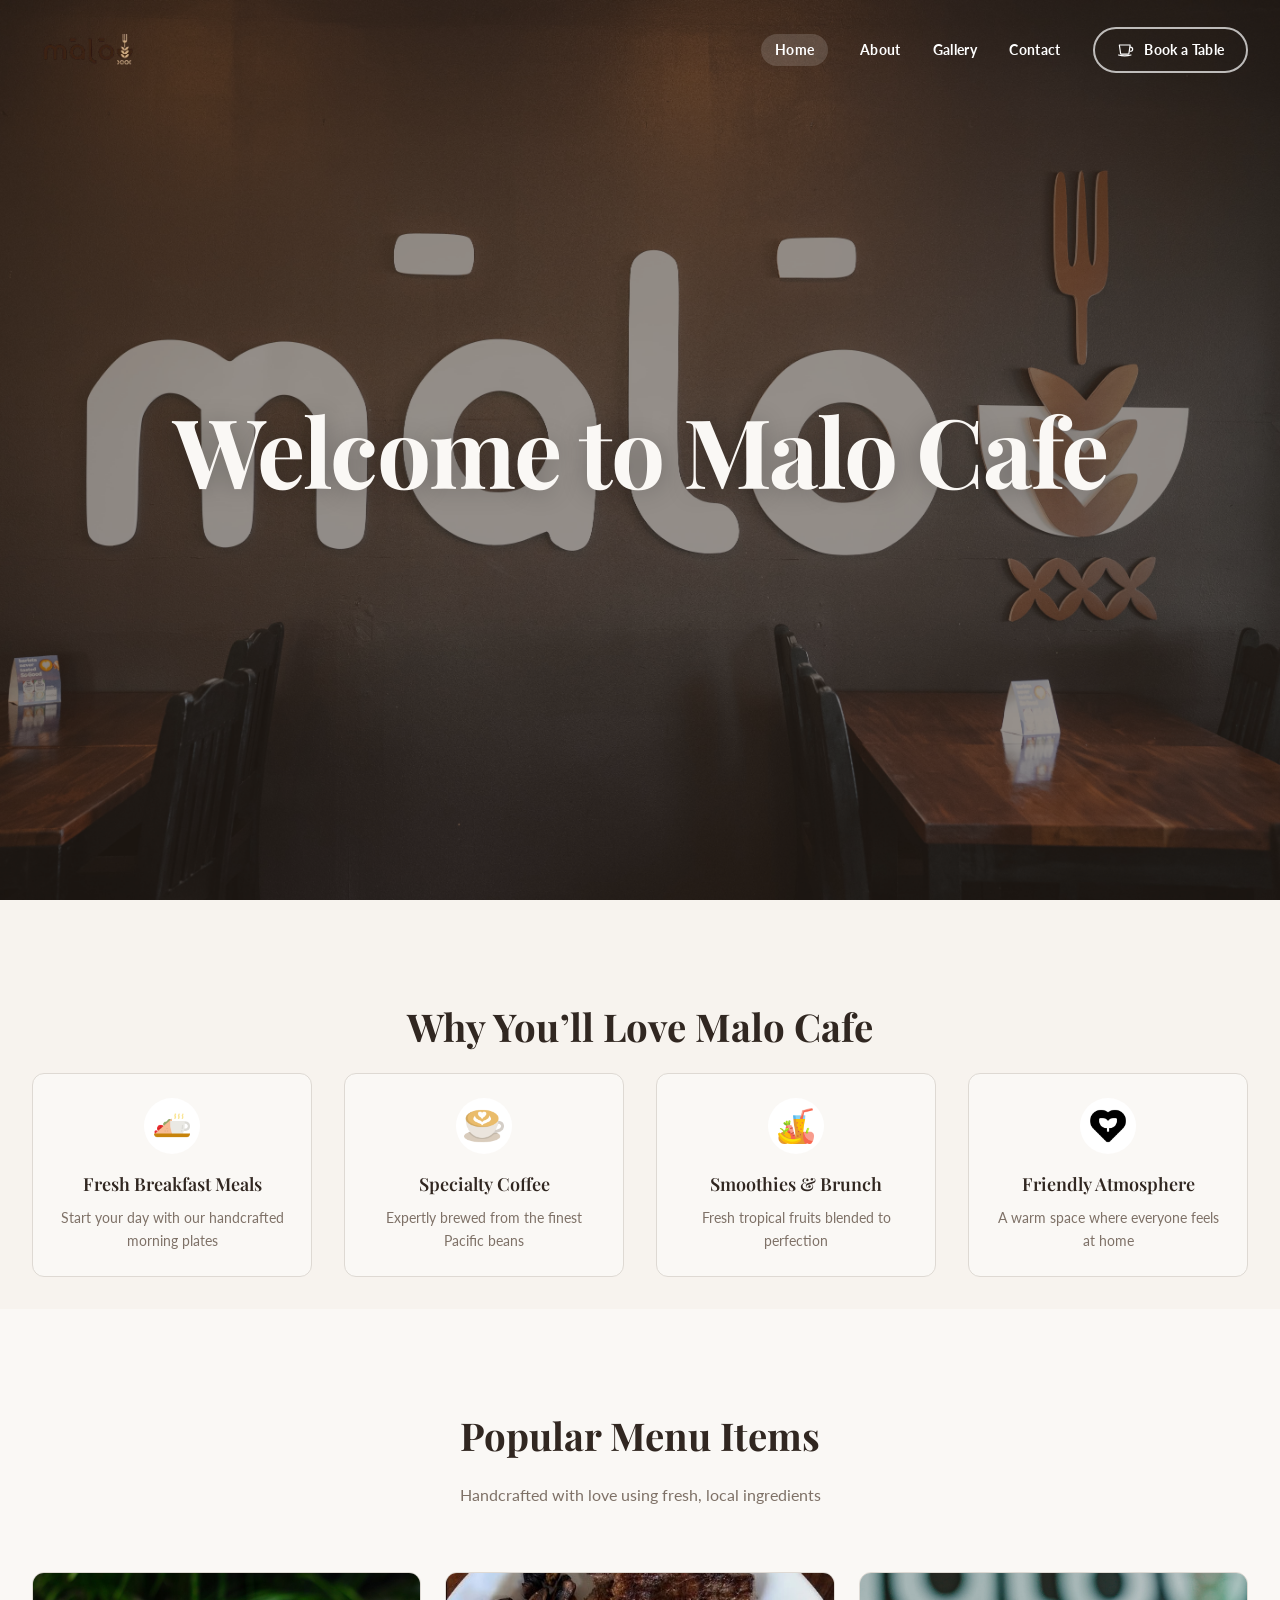
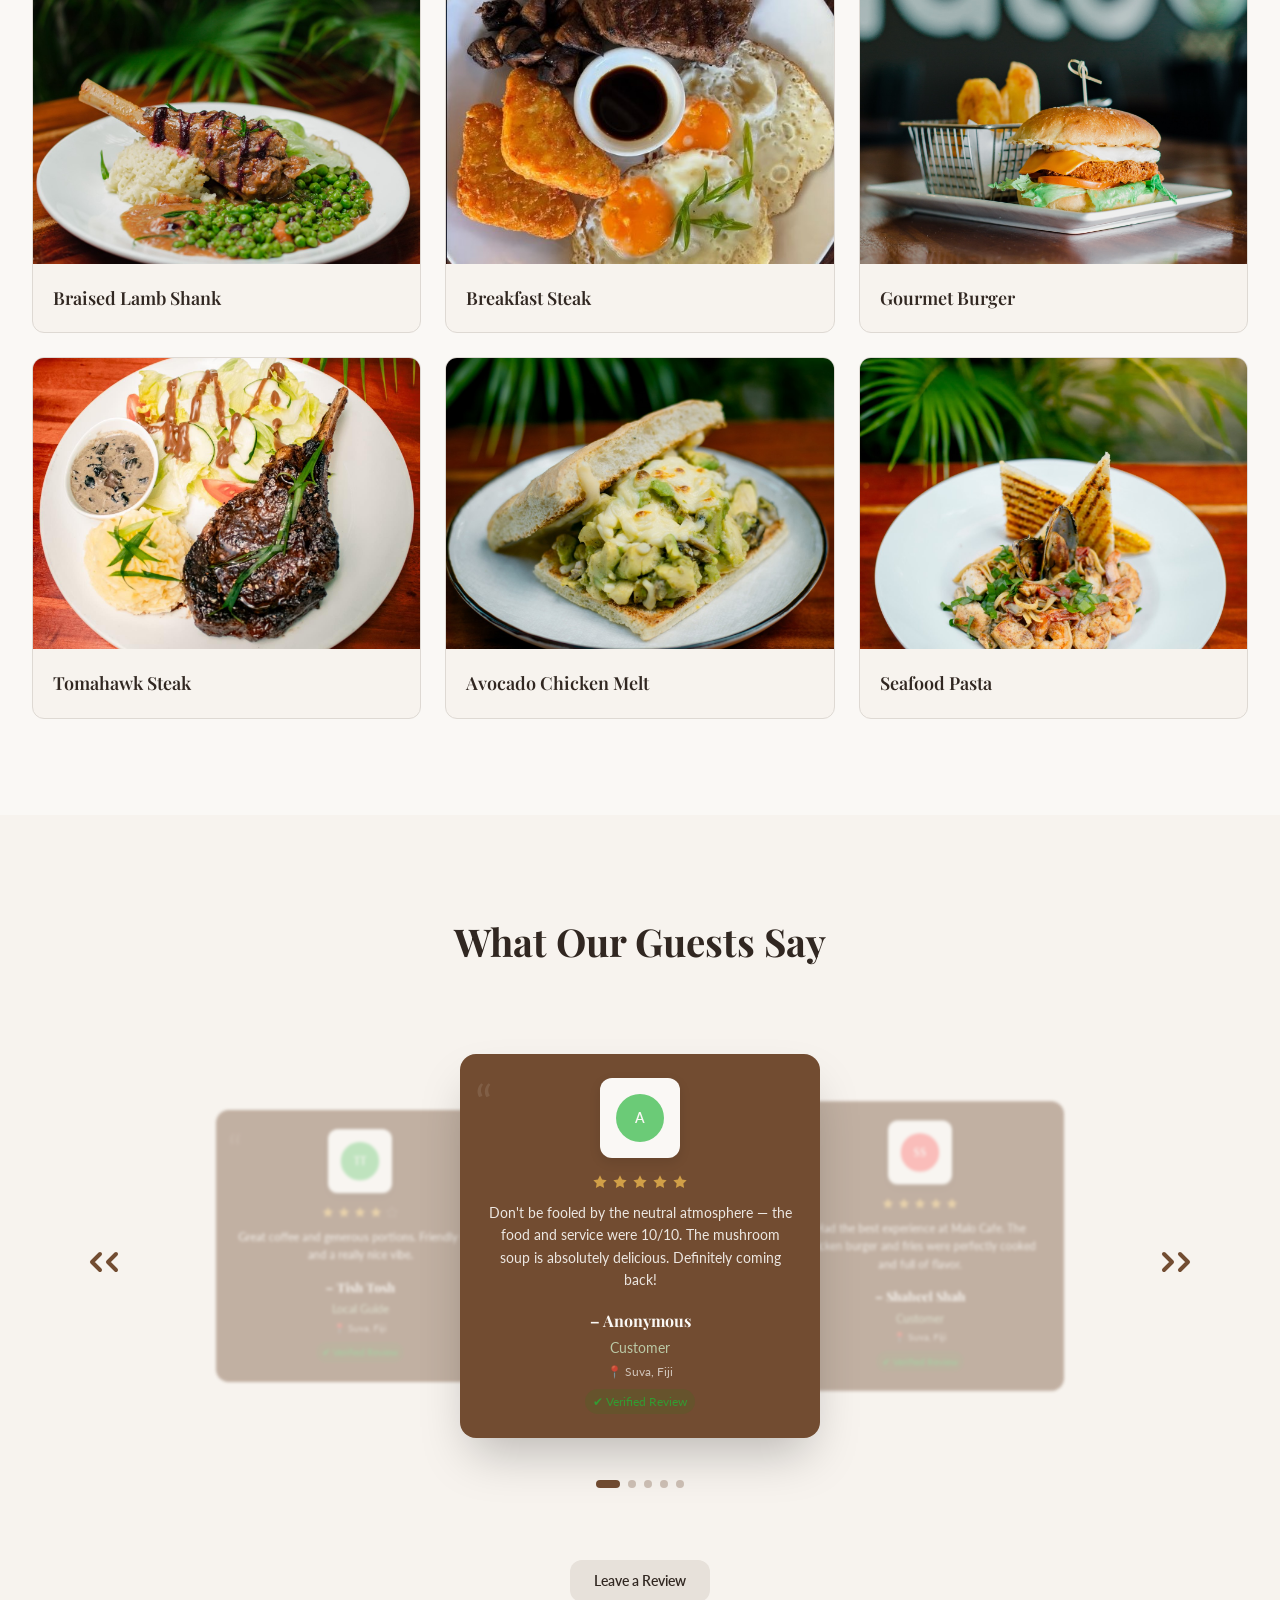
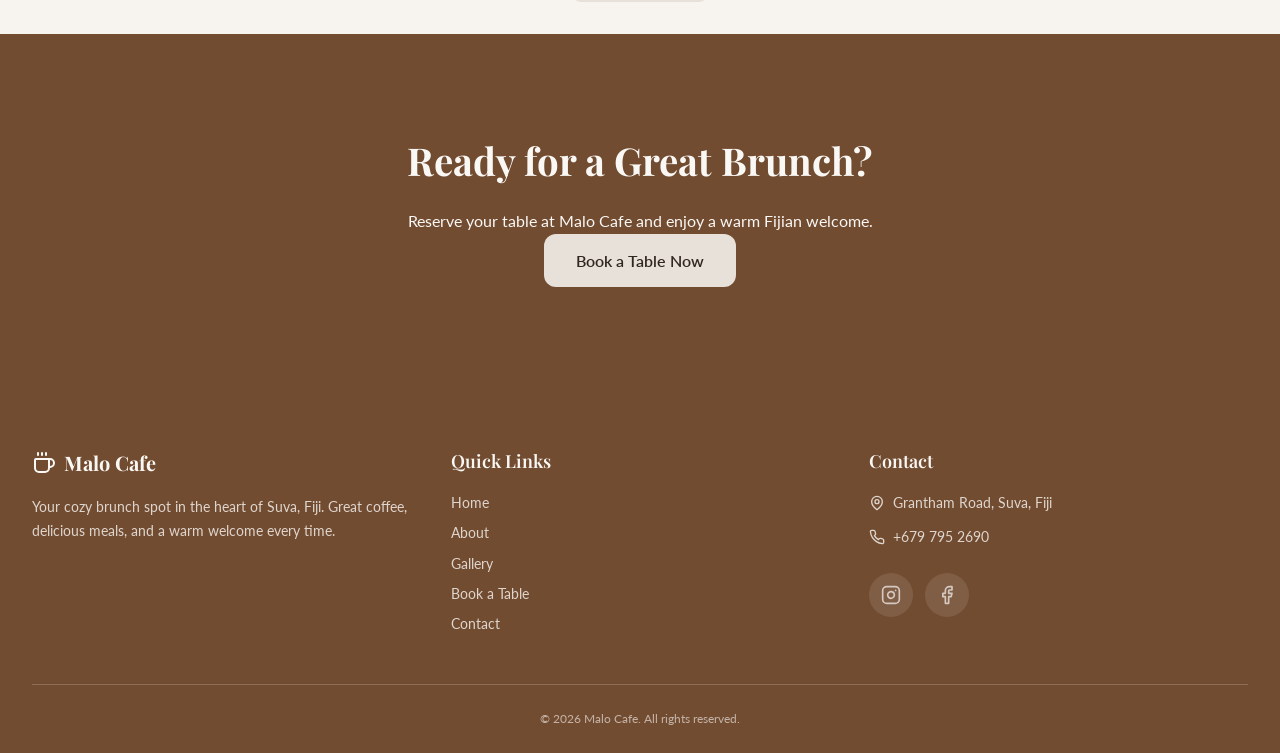
<file: index.html>
<!DOCTYPE html>
<html lang="en">
<head>
  <meta charset="UTF-8">
  <meta name="viewport" content="width=device-width, initial-scale=1.0">

  <title>Malo Cafe – Suva's Favourite Brunch Spot</title>
  <meta name="description" content="Malo Cafe is a relaxed cafe in Suva, Fiji known for great coffee, delicious breakfasts, fresh smoothies, and friendly service.">
  <meta name="theme-color" content="#5b3a22">

  <!-- FIX: Canonical tag — prevents duplicate indexing of / and /index.html -->
  <link rel="canonical" href="https://malocafe.com/">

  <!-- Open Graph — rich previews when shared on social media / messaging -->
  <meta property="og:type"        content="website">
  <meta property="og:url"         content="https://malocafe.com/">
  <meta property="og:title"       content="Malo Cafe – Suva's Favourite Brunch Spot">
  <meta property="og:description" content="Great coffee, delicious breakfasts, fresh smoothies, and a warm welcome in the heart of Suva, Fiji.">
  <meta property="og:image"       content="https://malocafe.com/images/bg_2.jpg">
  <meta property="og:locale"      content="en_FJ">
  <meta name="twitter:card"       content="summary_large_image">

  <!-- Favicons -->
  <link rel="apple-touch-icon" sizes="180x180" href="/apple-touch-icon.png">
  <link rel="icon" type="image/png" sizes="32x32" href="images/favicon_io/favicon-32x32.png">
  <link rel="icon" type="image/png" sizes="16x16" href="images/favicon_io/favicon-16x16.png">
  <link rel="manifest" href="images/favicon_io/site.webmanifest">

  <link rel="stylesheet" href="style.css">
</head>

<body class="home-page">

<!-- ============ PRELOADER ============ -->
<div class="preloader" id="preloader" aria-hidden="true">
  <div class="bg-grain"></div>
  <div class="bg-rings"></div>

  <div class="marquee row1">
    <span>ESPRESSO &middot; LATTE &middot; MOCHA &middot; ESPRESSO &middot; LATTE &middot; MOCHA &middot;</span>
    <span>ESPRESSO &middot; LATTE &middot; MOCHA &middot; ESPRESSO &middot; LATTE &middot; MOCHA &middot;</span>
  </div>
  <div class="marquee row2">
    <span>FRESH ROAST &middot; SLOW BREW &middot; FRESH ROAST &middot; SLOW BREW &middot;</span>
    <span>FRESH ROAST &middot; SLOW BREW &middot; FRESH ROAST &middot; SLOW BREW &middot;</span>
  </div>

  <div class="stage">
    <div class="scene">
      <div class="ring"></div>
      <div class="ring inner"></div>

      <div class="bean b1"></div><div class="bean b2"></div>
      <div class="bean b3"></div><div class="bean b4"></div>
      <div class="bean b5"></div><div class="bean b6"></div>

      <div class="cup">
        <div class="steam"><span></span><span></span><span></span></div>
        <div class="cup-body">
          <div class="pour"></div>
          <div class="liquid">
            <div class="drop d1"></div>
            <div class="drop d2"></div>
            <div class="drop d3"></div>
          </div>
        </div>
        <div class="handle"></div>
        <div class="saucer"></div>
      </div>
    </div>
  </div>

  <div class="word-wrap">
    <!-- FIX: Space between words so screen readers say "MALO CAFE" not "MALOCAFE" -->
    <div class="word" aria-label="MALO CAFE">
      <span>M</span><span>A</span><span>L</span><span>O</span>
      <span>C</span><span>A</span><span>F</span><span>E</span>
    </div>
    <div class="tag">CRAFTED &middot; ROASTED &middot; SERVED</div>
  </div>

  <!-- FIX: aria-hidden — prevents screen readers announcing the ticking % counter -->
  <div class="progress-wrap" aria-hidden="true">
    <span>LOADING</span>
    <div class="bar"><i></i></div>
    <span class="pct" id="pct">0%</span>
  </div>
</div>


<!-- ============ NAVBAR ============ -->
<nav class="navbar" role="navigation" aria-label="Main navigation">
  <div class="container">
    <a href="index.html" class="navbar-brand">
      <img src="images/nav-logo.png" alt="Malo Cafe – Home" class="logo-img">
    </a>
    <div class="nav-links">
      <!-- FIX: All hrefs are root-relative to work from any directory -->
      <a href="index.html">Home</a>
      <a href="about.html">About</a>
      <a href="gallery.html">Gallery</a>
      <a href="contact.html">Contact</a>
      <a href="booking.html" class="btn-book pill-btn">
        <svg class="cup-svg" viewBox="0 0 24 24" xmlns="http://www.w3.org/2000/svg" aria-hidden="true" focusable="false">
          <path class="steam-1" d="M7 4 Q6 2.5 7 1"/>
          <path class="steam-2" d="M10 4 Q9 2.5 10 1"/>
          <path class="steam-3" d="M13 4 Q12 2.5 13 1"/>
          <path d="M4 6 h13 l-1.5 10 a1 1 0 0 1-1 0.9 H6.5 a1 1 0 0 1-1-0.9 Z" stroke="currentColor" stroke-width="1.4" stroke-linejoin="round" fill="none"/>
          <path d="M17 8.5 q3 0 3 2.5 t-3 2.5" stroke="currentColor" stroke-width="1.4" stroke-linecap="round" fill="none"/>
          <path d="M3 18 Q10.5 20 18 18" stroke="currentColor" stroke-width="1.4" stroke-linecap="round" fill="none"/>
        </svg>
        Book a Table
      </a>
    </div>
    <label class="hamburger" aria-label="Toggle mobile menu">
      <input type="checkbox" id="hamburger-check">
      <svg viewBox="0 0 32 32" aria-hidden="true" focusable="false">
        <path class="line line-top-bottom" d="M27 10 13 10C10.8 10 9 8.2 9 6 9 3.5 10.8 2 13 2 15.2 2 17 3.8 17 6L17 26C17 28.2 18.8 30 21 30 23.2 30 25 28.2 25 26 25 23.8 23.2 22 21 22L7 22"></path>
        <path class="line" d="M7 16 27 16"></path>
      </svg>
    </label>
  </div>
  <div class="mobile-menu">
    <a href="index.html">Home</a>
    <a href="about.html">About</a>
    <a href="gallery.html">Gallery</a>
    <a href="contact.html">Contact</a>
    <a href="booking.html" class="btn-book-mobile">Book a Table</a>
  </div>
</nav>


<!-- ============ HERO ============ -->
<section class="hero" aria-label="Welcome to Malo Cafe">
  <div class="hero-bg">
    <picture>
      <!-- Mobile phones (portrait & small landscape) -->
      <source srcset="images/bg-phone.jpg" media="(max-width: 640px)">

      <img
        src="images/bg_2.jpg"
        alt="Inside Malo Cafe — warm, welcoming seating area"
        loading="eager"
        fetchpriority="high"
        width="1920"
        height="1080"
      >
    </picture>
    <div class="hero-overlay" aria-hidden="true"></div>
  </div>
  <div class="container">
    <div class="hero-content animate-in">
      <h1>Welcome to Malo Cafe</h1>
    </div>
  </div>
</section>


<!-- ============ HIGHLIGHTS ============ -->
<section class="section section-card" aria-labelledby="highlights-heading">
  <div class="container">
    <div class="animate-in">
      <h2 class="section-title" id="highlights-heading">Why You&rsquo;ll Love Malo Cafe</h2>
    </div>
    <div class="grid-4 grid-4-spaced">
      <div class="highlight-card animate-in" data-delay="0">
        <div class="highlight-icon">
          <img src="images/icon/breakfast.png" alt="" aria-hidden="true" loading="lazy" width="40" height="40">
        </div>
        <h3>Fresh Breakfast Meals</h3>
        <p>Start your day with our handcrafted morning plates</p>
      </div>
      <div class="highlight-card animate-in" data-delay="0.1">
        <div class="highlight-icon">
          <img src="images/icon/coffee.png" alt="" aria-hidden="true" loading="lazy" width="40" height="40">
        </div>
        <h3>Specialty Coffee</h3>
        <p>Expertly brewed from the finest Pacific beans</p>
      </div>
      <div class="highlight-card animate-in" data-delay="0.2">
        <div class="highlight-icon">
          <img src="images/icon/smoothie.png" alt="" aria-hidden="true" loading="lazy" width="40" height="40">
        </div>
        <h3>Smoothies &amp; Brunch</h3>
        <p>Fresh tropical fruits blended to perfection</p>
      </div>
      <div class="highlight-card animate-in" data-delay="0.3">
        <div class="highlight-icon">
          <img src="images/icon/friendly-atmosphere.png" alt="" aria-hidden="true" loading="lazy" width="40" height="40">
        </div>
        <h3>Friendly Atmosphere</h3>
        <p>A warm space where everyone feels at home</p>
      </div>
    </div>
  </div>
</section>


<!-- ============ POPULAR MENU ============ -->
<section class="section" aria-labelledby="menu-heading">
  <div class="container">
    <div class="animate-in">
      <h2 class="section-title" id="menu-heading">Popular Menu Items</h2>
      <p class="section-subtitle">Handcrafted with love using fresh, local ingredients</p>
    </div>
    <div class="grid-3">
      <div class="menu-card animate-in" data-delay="0">
        <div class="img-wrap">
          <img src="images/braised-lamb-shank.jpg" alt="Braised Lamb Shank" loading="lazy" width="600" height="450">
        </div>
        <div class="info"><h3>Braised Lamb Shank</h3></div>
      </div>
      <div class="menu-card animate-in" data-delay="0.08">
        <div class="img-wrap">
          <!-- NOTE: Filename has a space — encode or rename to breakfast-steak.jpg -->
          <img src="images/Breakfast%20Steak.jpg" alt="Breakfast Steak" loading="lazy" width="600" height="450">
        </div>
        <div class="info"><h3>Breakfast Steak</h3></div>
      </div>
      <div class="menu-card animate-in" data-delay="0.16">
        <div class="img-wrap">
          <img src="images/burger.jpg" alt="Gourmet Burger" loading="lazy" width="600" height="450">
        </div>
        <div class="info"><h3>Gourmet Burger</h3></div>
      </div>
      <div class="menu-card animate-in" data-delay="0.24">
        <div class="img-wrap">
          <!-- NOTE: Filename has a space — encode or rename to tomahawk-steak.jpg -->
          <img src="images/Tomahawk%20steak.jpg" alt="Tomahawk Steak" loading="lazy" width="600" height="450">
        </div>
        <div class="info"><h3>Tomahawk Steak</h3></div>
      </div>
      <div class="menu-card animate-in" data-delay="0.32">
        <div class="img-wrap">
          <!-- NOTE: Filename has a space — encode or rename to avocado-chicken-melt.jpg -->
          <img src="images/avocado%20chicken%20melt.jpg" alt="Avocado Chicken Melt" loading="lazy" width="600" height="450">
        </div>
        <div class="info"><h3>Avocado Chicken Melt</h3></div>
      </div>
      <div class="menu-card animate-in" data-delay="0.4">
        <div class="img-wrap">
          <img src="images/breakfast-spread.jpg" alt="Seafood Pasta" loading="lazy" width="600" height="450">
        </div>
        <div class="info"><h3>Seafood Pasta</h3></div>
      </div>
    </div>
  </div>
</section>


<!-- ============ REVIEWS ============ -->
<section class="section section-card" aria-labelledby="reviews-heading">
  <div class="container">
    <div class="animate-in">
      <h2 class="section-title" id="reviews-heading">What Our Guests Say</h2>
    </div>
    <div class="review-carousel" id="review-carousel" role="region" aria-label="Customer reviews carousel">
      <div class="carousel-track" aria-live="polite" aria-atomic="true">
        <!-- Cards rendered by script.js -->
      </div>
      <button class="carousel-arrow carousel-prev" aria-label="Previous review" type="button">
        <svg xmlns="http://www.w3.org/2000/svg" width="32" height="32" viewBox="0 0 24 24" fill="none" stroke="currentColor" stroke-width="3" stroke-linecap="round" stroke-linejoin="round" aria-hidden="true" focusable="false"><polyline points="15 18 9 12 15 6"/></svg>
        <svg xmlns="http://www.w3.org/2000/svg" width="32" height="32" viewBox="0 0 24 24" fill="none" stroke="currentColor" stroke-width="3" stroke-linecap="round" stroke-linejoin="round" aria-hidden="true" focusable="false" style="margin-left:-16px"><polyline points="15 18 9 12 15 6"/></svg>
      </button>
      <button class="carousel-arrow carousel-next" aria-label="Next review" type="button">
        <svg xmlns="http://www.w3.org/2000/svg" width="32" height="32" viewBox="0 0 24 24" fill="none" stroke="currentColor" stroke-width="3" stroke-linecap="round" stroke-linejoin="round" aria-hidden="true" focusable="false"><polyline points="9 18 15 12 9 6"/></svg>
        <svg xmlns="http://www.w3.org/2000/svg" width="32" height="32" viewBox="0 0 24 24" fill="none" stroke="currentColor" stroke-width="3" stroke-linecap="round" stroke-linejoin="round" aria-hidden="true" focusable="false" style="margin-left:-16px"><polyline points="9 18 15 12 9 6"/></svg>
      </button>
      <div class="carousel-dots" id="carousel-dots" role="tablist" aria-label="Review navigation dots"></div>
    </div>
  </div>
  <a href="review.html" class="btn review">Leave a Review</a>
</section>


<!-- ============ CTA ============ -->
<section class="section section-primary" aria-labelledby="cta-heading">
  <div class="container">
    <div class="animate-in">
      <h2 class="section-title" id="cta-heading">Ready for a Great Brunch?</h2>
      <p class="cta-text">
        Reserve your table at Malo Cafe and enjoy a warm Fijian welcome.
      </p>
      <a href="booking.html" class="btn btn-lg btn-secondary">Book a Table Now</a>
    </div>
  </div>
</section>


<!-- ============ FOOTER ============ -->
<footer class="footer" role="contentinfo">
  <div class="container">
    <div class="footer-grid">
      <div>
        <div class="footer-brand">
          <svg xmlns="http://www.w3.org/2000/svg" width="24" height="24" viewBox="0 0 24 24" fill="none" stroke="currentColor" stroke-width="2" stroke-linecap="round" stroke-linejoin="round" aria-hidden="true" focusable="false"><path d="M10 2v2"/><path d="M14 2v2"/><path d="M16 8a1 1 0 0 1 1 1v8a4 4 0 0 1-4 4H7a4 4 0 0 1-4-4V9a1 1 0 0 1 1-1h14a4 4 0 1 1 0 8h-1"/><path d="M6 2v2"/></svg>
          <span>Malo Cafe</span>
        </div>
        <p>Your cozy brunch spot in the heart of Suva, Fiji. Great coffee, delicious meals, and a warm welcome every time.</p>
      </div>
      <div>
        <h4>Quick Links</h4>
        <nav aria-label="Footer navigation">
          <div class="footer-links">
            <a href="index.html">Home</a>
            <a href="about.html">About</a>
            <a href="gallery.html">Gallery</a>
            <a href="booking.html">Book a Table</a>
            <a href="contact.html">Contact</a>
          </div>
        </nav>
      </div>
      <div>
        <h4>Contact</h4>
        <div class="footer-contact">
          <div class="footer-contact-item">
            <svg xmlns="http://www.w3.org/2000/svg" width="16" height="16" viewBox="0 0 24 24" fill="none" stroke="currentColor" stroke-width="2" stroke-linecap="round" stroke-linejoin="round" aria-hidden="true" focusable="false"><path d="M20 10c0 6-8 12-8 12s-8-6-8-12a8 8 0 0 1 16 0Z"/><circle cx="12" cy="10" r="3"/></svg>
            <span>Grantham Road, Suva, Fiji</span>
          </div>
          <div class="footer-contact-item">
            <svg xmlns="http://www.w3.org/2000/svg" width="16" height="16" viewBox="0 0 24 24" fill="none" stroke="currentColor" stroke-width="2" stroke-linecap="round" stroke-linejoin="round" aria-hidden="true" focusable="false"><path d="M22 16.92v3a2 2 0 0 1-2.18 2 19.79 19.79 0 0 1-8.63-3.07 19.5 19.5 0 0 1-6-6 19.79 19.79 0 0 1-3.07-8.67A2 2 0 0 1 4.11 2h3a2 2 0 0 1 2 1.72c.127.96.361 1.903.7 2.81a2 2 0 0 1-.45 2.11L8.09 9.91a16 16 0 0 0 6 6l1.27-1.27a2 2 0 0 1 2.11-.45c.907.339 1.85.573 2.81.7A2 2 0 0 1 22 16.92Z"/></svg>
            <!-- FIX: Phone number as a callable link on mobile -->
            <a href="tel:+6797952690">+679 795 2690</a>
          </div>
          <div class="footer-social">
            <!-- FIX: rel="noopener noreferrer" on all target="_blank" links -->
            <a
              href="https://www.instagram.com/malocafefiji/"
              class="footer-social-btn social-instagram"
              aria-label="Malo Cafe on Instagram"
              target="_blank"
              rel="noopener noreferrer"
            >
              <div class="footer-social-fill" aria-hidden="true"></div>
              <svg xmlns="http://www.w3.org/2000/svg" width="20" height="20" viewBox="0 0 24 24" fill="none" stroke="currentColor" stroke-width="2" stroke-linecap="round" stroke-linejoin="round" aria-hidden="true" focusable="false"><rect width="20" height="20" x="2" y="2" rx="5" ry="5"/><path d="M16 11.37A4 4 0 1 1 12.63 8 4 4 0 0 1 16 11.37z"/><line x1="17.5" x2="17.51" y1="6.5" y2="6.5"/></svg>
              <span class="footer-social-tooltip" aria-hidden="true">Instagram</span>
            </a>
            <a
              href="https://www.facebook.com/p/Malo-Cafe-Fiji-61567875821662/"
              class="footer-social-btn social-facebook"
              aria-label="Malo Cafe on Facebook"
              target="_blank"
              rel="noopener noreferrer"
            >
              <div class="footer-social-fill" aria-hidden="true"></div>
              <svg xmlns="http://www.w3.org/2000/svg" width="20" height="20" viewBox="0 0 24 24" fill="none" stroke="currentColor" stroke-width="2" stroke-linecap="round" stroke-linejoin="round" aria-hidden="true" focusable="false"><path d="M18 2h-3a5 5 0 0 0-5 5v3H7v4h3v8h4v-8h3l1-4h-4V7a1 1 0 0 1 1-1h3z"/></svg>
              <span class="footer-social-tooltip" aria-hidden="true">Facebook</span>
            </a>
          </div>
        </div>
      </div>
    </div>
    <div class="footer-bottom">
      <p>&copy; 2026 Malo Cafe. All rights reserved.</p>
    </div>
  </div>
</footer>

<script src="script.js"></script>
</body>
</html>
</file>
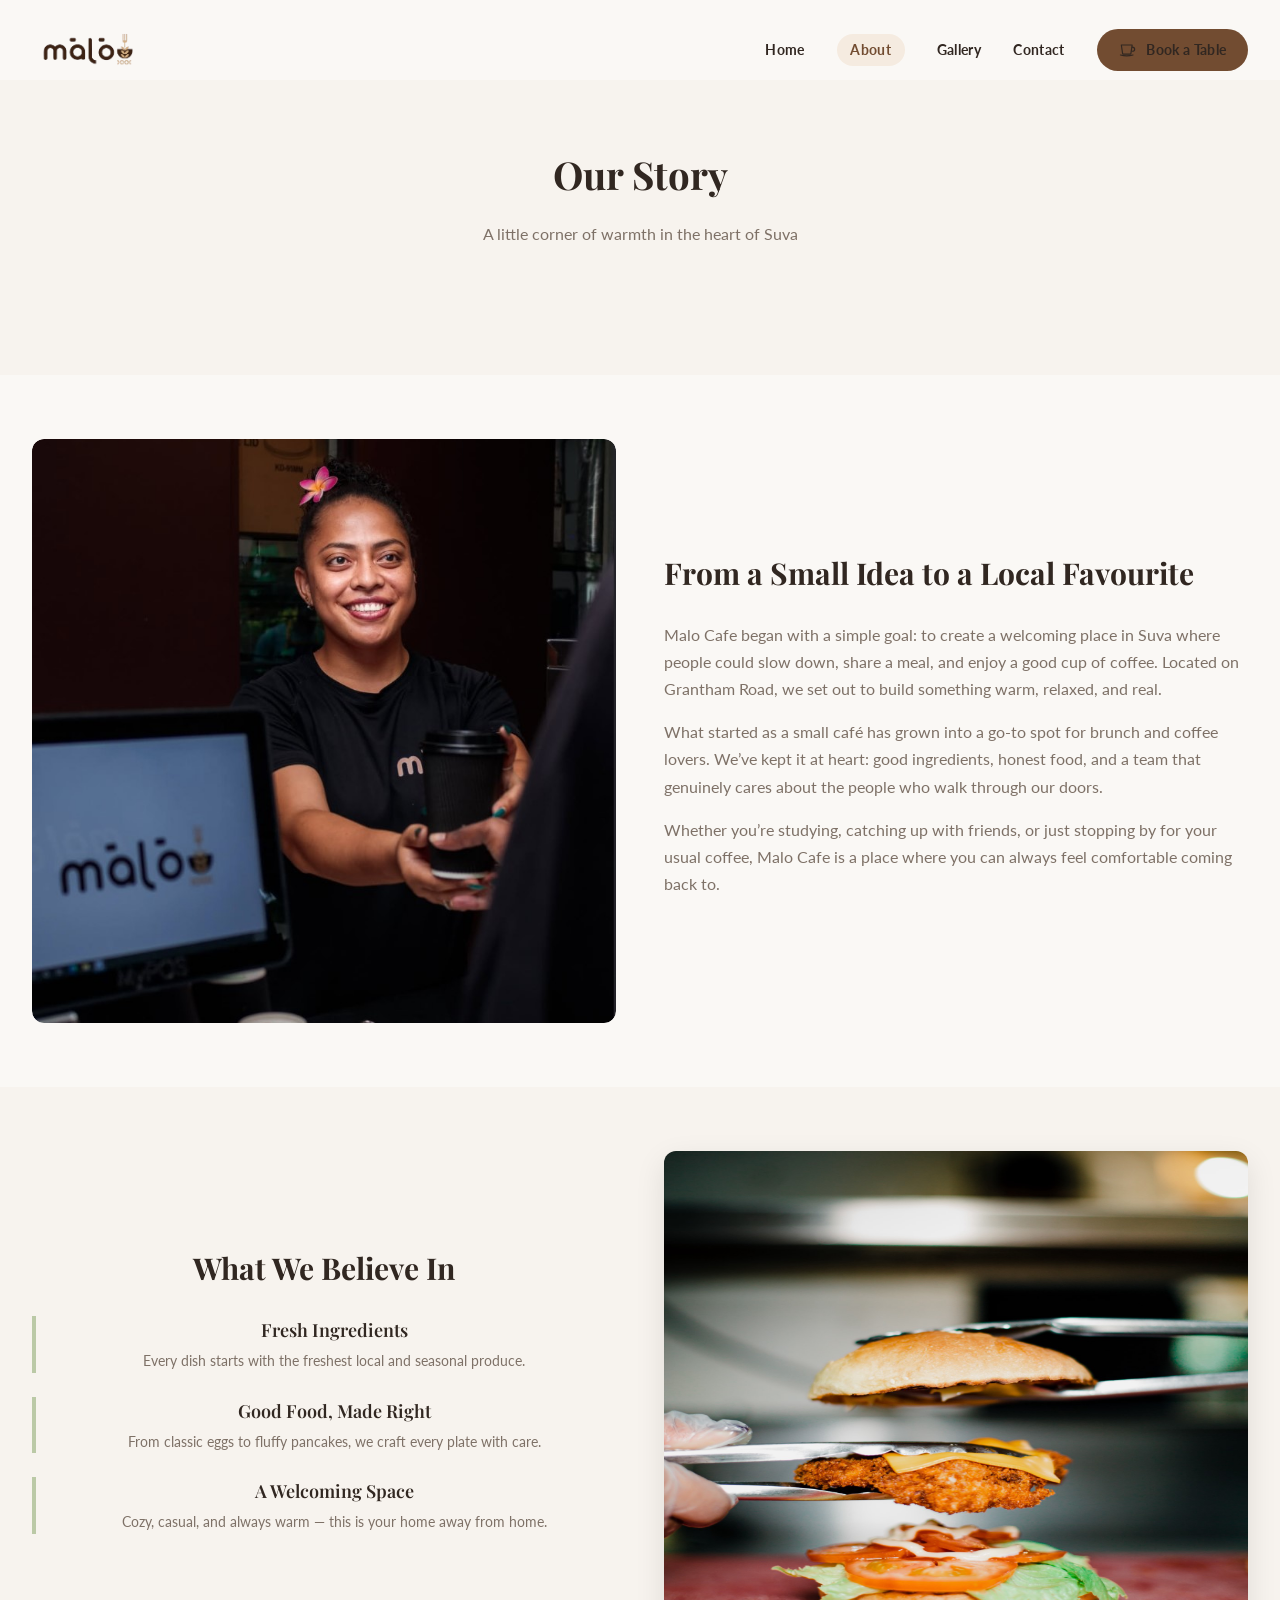
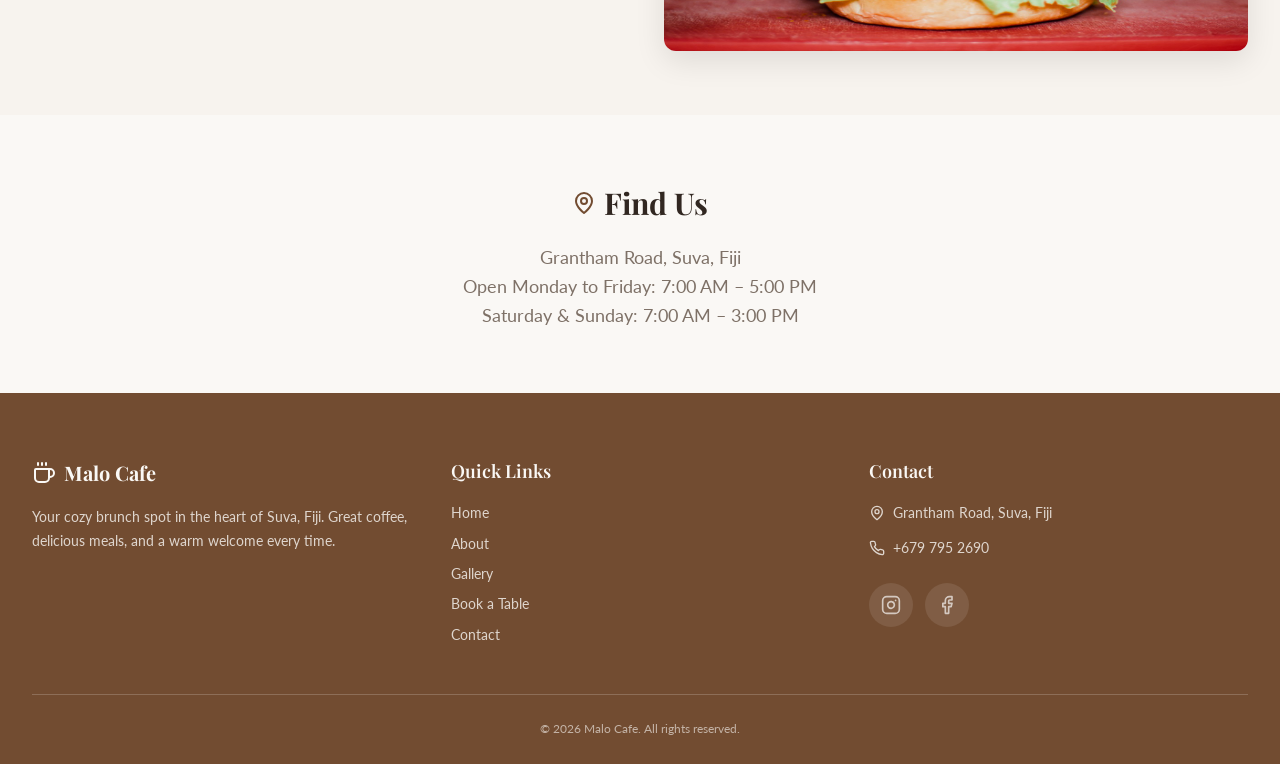
<file: about.html>
<!DOCTYPE html>
<html lang="en">
<head>
  <meta charset="UTF-8">
  <meta name="viewport" content="width=device-width, initial-scale=1.0">
  <title>About – Malo Cafe</title>
  <meta name="description" content="Learn about Malo Cafe's story, values, and location in Suva, Fiji.">
  <meta name="theme-color" content="#5b3a22">

  <link rel="canonical" href="https://malocafe.com/about.html">

  <!-- Open Graph -->
  <meta property="og:type"        content="website">
  <meta property="og:url"         content="https://malocafe.com/about.html">
  <meta property="og:title"       content="About – Malo Cafe">
  <meta property="og:description" content="Learn about Malo Cafe's story, values, and location on Grantham Road, Suva, Fiji.">
  <meta property="og:image"       content="https://malocafe.com/images/cafe-service.jpg">
  <meta name="twitter:card"       content="summary_large_image">

  <!-- Favicons -->
  <link rel="apple-touch-icon" sizes="180x180" href="/apple-touch-icon.png">
  <link rel="icon" type="image/png" sizes="32x32" href="images/favicon_io/favicon-32x32.png">
  <link rel="icon" type="image/png" sizes="16x16" href="images/favicon_io/favicon-16x16.png">
  <link rel="manifest" href="images/favicon_io/site.webmanifest">

  <link rel="stylesheet" href="style.css">
</head>

<body>

  <!-- ============ NAVBAR ============ -->
  <nav class="navbar" role="navigation" aria-label="Main navigation">
    <div class="container">
      <a href="/index.html" class="navbar-brand">
        <img src="images/nav-logo.png" alt="Malo Cafe – Home" class="logo-img">
      </a>
      <div class="nav-links">
        <a href="index.html">Home</a>
        <a href="about.html">About</a>
        <a href="gallery.html">Gallery</a>
        <a href="contact.html">Contact</a>
        <a href="booking.html" class="btn-book pill-btn">
          <svg class="cup-svg" viewBox="0 0 24 24" xmlns="http://www.w3.org/2000/svg" aria-hidden="true" focusable="false">
            <path class="steam-1" d="M7 4 Q6 2.5 7 1"/>
            <path class="steam-2" d="M10 4 Q9 2.5 10 1"/>
            <path class="steam-3" d="M13 4 Q12 2.5 13 1"/>
            <path d="M4 6 h13 l-1.5 10 a1 1 0 0 1-1 0.9 H6.5 a1 1 0 0 1-1-0.9 Z" stroke="currentColor" stroke-width="1.4" stroke-linejoin="round" fill="none"/>
            <path d="M17 8.5 q3 0 3 2.5 t-3 2.5" stroke="currentColor" stroke-width="1.4" stroke-linecap="round" fill="none"/>
            <path d="M3 18 Q10.5 20 18 18" stroke="currentColor" stroke-width="1.4" stroke-linecap="round" fill="none"/>
          </svg>
          Book a Table
        </a>
      </div>
      <label class="hamburger" aria-label="Toggle mobile menu">
        <input type="checkbox" id="hamburger-check">
        <svg viewBox="0 0 32 32" aria-hidden="true" focusable="false">
          <path class="line line-top-bottom" d="M27 10 13 10C10.8 10 9 8.2 9 6 9 3.5 10.8 2 13 2 15.2 2 17 3.8 17 6L17 26C17 28.2 18.8 30 21 30 23.2 30 25 28.2 25 26 25 23.8 23.2 22 21 22L7 22"></path>
          <path class="line" d="M7 16 27 16"></path>
        </svg>
      </label>
    </div>
    <div class="mobile-menu">
      <a href="index.html">Home</a>
      <a href="about.html">About</a>
      <a href="gallery.html">Gallery</a>
      <a href="contact.html">Contact</a>
      <a href="booking.html" class="btn-book-mobile">Book a Table</a>
    </div>
  </nav>


  <!-- ============ PAGE CONTENT ============ -->
  <div class="page-header">

    <!-- Page Title -->
    <section class="section section-card" aria-labelledby="about-heading">
      <div class="container" style="text-align:center;">
        <div class="animate-in">
          <h1 class="section-title" id="about-heading">Our Story</h1>
          <p class="section-subtitle">A little corner of warmth in the heart of Suva</p>
        </div>
      </div>
    </section>

    <!-- Story + Slideshow -->
    <section class="section" aria-labelledby="story-heading">
      <div class="container">
        <div class="about-grid">

          <!-- Slideshow -->
          <div class="animate-in">
            <div class="slideshow" role="img" aria-label="Photos of Malo Cafe — staff, barista, and interior">
              <!--
                FIX: First slide is above the fold — eager + high priority.
                Remaining slides are hidden until JS activates them — lazy load.
                NOTE: customer_interacition-1.jpg has a typo in the filename
                ('interacition' instead of 'interaction'). The file must be
                renamed on the server to fix the resulting 404. Kept as-is here
                to match the actual filename until it is corrected.
              -->
              <img
                class="slide active"
                src="images/cafe-service.jpg"
                alt="Staff serving customers at Malo Cafe"
                loading="eager"
                fetchpriority="high"
                width="600" height="600"
              >
              <img
                class="slide"
                src="images/staff_photo.jpg"
                alt="Malo Cafe team members"
                loading="lazy"
                width="600" height="600"
              >
              <img
                class="slide"
                src="images/barista.jpg"
                alt="Barista preparing coffee"
                loading="lazy"
                width="600" height="600"
              >
              <img
                class="slide"
                src="images/customer_interacition-1.jpg"
                alt="Friendly customer service at Malo Cafe"
                loading="lazy"
                width="600" height="600"
              >
              <img
                class="slide"
                src="images/counter.jpg"
                alt="The Malo Cafe service counter"
                loading="lazy"
                width="600" height="600"
              >
            </div>
          </div>

          <!-- Story text -->
          <div class="animate-in" data-delay="0.2">
            <h2 id="story-heading">From a Small Idea to a Local Favourite</h2>
            <p>Malo Cafe began with a simple goal: to create a welcoming place in Suva where people could slow down, share a meal, and enjoy a good cup of coffee. Located on Grantham Road, we set out to build something warm, relaxed, and real.</p>
            <p>What started as a small caf&eacute; has grown into a go-to spot for brunch and coffee lovers. We&rsquo;ve kept it at heart: good ingredients, honest food, and a team that genuinely cares about the people who walk through our doors.</p>
            <p>Whether you&rsquo;re studying, catching up with friends, or just stopping by for your usual coffee, Malo Cafe is a place where you can always feel comfortable coming back to.</p>
          </div>

        </div>
      </div>
    </section>

    <!-- Values -->
    <section class="section section-card" aria-labelledby="values-heading">
      <div class="container">
        <div class="about-grid">

          <div class="animate-in">
            <h2 id="values-heading">What We Believe In</h2>
            <div class="value-item">
              <h3>Fresh Ingredients</h3>
              <p>Every dish starts with the freshest local and seasonal produce.</p>
            </div>
            <div class="value-item">
              <h3>Good Food, Made Right</h3>
              <p>From classic eggs to fluffy pancakes, we craft every plate with care.</p>
            </div>
            <div class="value-item">
              <h3>A Welcoming Space</h3>
              <p>Cozy, casual, and always warm &mdash; this is your home away from home.</p>
            </div>
          </div>

          <div class="animate-in" data-delay="0.2">
            <!--
              FIX: Filename has a space — percent-encoded for reliability.
              Ideally rename to fresh-veggies-burger.jpg on the server.
            -->
            <img
              src="images/fresh%20veggies%20burger.jpg"
              alt="A fresh veggie burger from Malo Cafe"
              loading="lazy"
              width="600" height="500"
            >
          </div>

        </div>
      </div>
    </section>

    <!-- Find Us -->
    <section class="section" aria-labelledby="findus-heading">
      <div class="container">
        <div class="find-us animate-in">
          <div class="icon-title">
            <svg xmlns="http://www.w3.org/2000/svg" width="24" height="24" viewBox="0 0 24 24" fill="none" stroke="currentColor" stroke-width="2" stroke-linecap="round" stroke-linejoin="round" aria-hidden="true" focusable="false">
              <path d="M20 10c0 6-8 12-8 12s-8-6-8-12a8 8 0 0 1 16 0Z"/>
              <circle cx="12" cy="10" r="3"/>
            </svg>
            <h2 id="findus-heading">Find Us</h2>
          </div>
          <p>Grantham Road, Suva, Fiji</p>
          <!-- FIX: Raw & replaced with &amp; — valid HTML -->
          <p>
            Open Monday to Friday: 7:00 AM &ndash; 5:00 PM<br>
            Saturday &amp; Sunday: 7:00 AM &ndash; 3:00 PM
          </p>
        </div>
      </div>
    </section>

  </div><!-- /.page-header -->


  <!-- ============ FOOTER ============ -->
  <footer class="footer" role="contentinfo">
    <div class="container">
      <div class="footer-grid">

        <div>
          <div class="footer-brand">
            <svg xmlns="http://www.w3.org/2000/svg" width="24" height="24" viewBox="0 0 24 24" fill="none" stroke="currentColor" stroke-width="2" stroke-linecap="round" stroke-linejoin="round" aria-hidden="true" focusable="false"><path d="M10 2v2"/><path d="M14 2v2"/><path d="M16 8a1 1 0 0 1 1 1v8a4 4 0 0 1-4 4H7a4 4 0 0 1-4-4V9a1 1 0 0 1 1-1h14a4 4 0 1 1 0 8h-1"/><path d="M6 2v2"/></svg>
            <span>Malo Cafe</span>
          </div>
          <p>Your cozy brunch spot in the heart of Suva, Fiji. Great coffee, delicious meals, and a warm welcome every time.</p>
        </div>

        <div>
          <h4>Quick Links</h4>
          <nav aria-label="Footer navigation">
            <div class="footer-links">
              <a href="index.html">Home</a>
              <a href="about.html">About</a>
              <a href="gallery.html">Gallery</a>
              <a href="booking.html">Book a Table</a>
              <a href="contact.html">Contact</a>
            </div>
          </nav>
        </div>

        <div>
          <h4>Contact</h4>
          <div class="footer-contact">
            <div class="footer-contact-item">
              <svg xmlns="http://www.w3.org/2000/svg" width="16" height="16" viewBox="0 0 24 24" fill="none" stroke="currentColor" stroke-width="2" stroke-linecap="round" stroke-linejoin="round" aria-hidden="true" focusable="false"><path d="M20 10c0 6-8 12-8 12s-8-6-8-12a8 8 0 0 1 16 0Z"/><circle cx="12" cy="10" r="3"/></svg>
              <span>Grantham Road, Suva, Fiji</span>
            </div>
            <div class="footer-contact-item">
              <svg xmlns="http://www.w3.org/2000/svg" width="16" height="16" viewBox="0 0 24 24" fill="none" stroke="currentColor" stroke-width="2" stroke-linecap="round" stroke-linejoin="round" aria-hidden="true" focusable="false"><path d="M22 16.92v3a2 2 0 0 1-2.18 2 19.79 19.79 0 0 1-8.63-3.07 19.5 19.5 0 0 1-6-6 19.79 19.79 0 0 1-3.07-8.67A2 2 0 0 1 4.11 2h3a2 2 0 0 1 2 1.72c.127.96.361 1.903.7 2.81a2 2 0 0 1-.45 2.11L8.09 9.91a16 16 0 0 0 6 6l1.27-1.27a2 2 0 0 1 2.11-.45c.907.339 1.85.573 2.81.7A2 2 0 0 1 22 16.92Z"/></svg>
              <!-- FIX: Callable tel link for mobile users -->
              <a href="tel:+6797952690">+679 795 2690</a>
            </div>
            <div class="footer-social">
              <!-- FIX: rel="noopener noreferrer" on all target="_blank" links -->
              <a
                href="https://www.instagram.com/malocafefiji/"
                class="footer-social-btn social-instagram"
                aria-label="Malo Cafe on Instagram"
                target="_blank"
                rel="noopener noreferrer"
              >
                <div class="footer-social-fill" aria-hidden="true"></div>
                <svg xmlns="http://www.w3.org/2000/svg" width="20" height="20" viewBox="0 0 24 24" fill="none" stroke="currentColor" stroke-width="2" stroke-linecap="round" stroke-linejoin="round" aria-hidden="true" focusable="false"><rect width="20" height="20" x="2" y="2" rx="5" ry="5"/><path d="M16 11.37A4 4 0 1 1 12.63 8 4 4 0 0 1 16 11.37z"/><line x1="17.5" x2="17.51" y1="6.5" y2="6.5"/></svg>
                <span class="footer-social-tooltip" aria-hidden="true">Instagram</span>
              </a>
              <a
                href="https://www.facebook.com/p/Malo-Cafe-Fiji-61567875821662/"
                class="footer-social-btn social-facebook"
                aria-label="Malo Cafe on Facebook"
                target="_blank"
                rel="noopener noreferrer"
              >
                <div class="footer-social-fill" aria-hidden="true"></div>
                <svg xmlns="http://www.w3.org/2000/svg" width="20" height="20" viewBox="0 0 24 24" fill="none" stroke="currentColor" stroke-width="2" stroke-linecap="round" stroke-linejoin="round" aria-hidden="true" focusable="false"><path d="M18 2h-3a5 5 0 0 0-5 5v3H7v4h3v8h4v-8h3l1-4h-4V7a1 1 0 0 1 1-1h3z"/></svg>
                <span class="footer-social-tooltip" aria-hidden="true">Facebook</span>
              </a>
            </div>
          </div>
        </div>

      </div>
      <div class="footer-bottom">
        <p>&copy; 2026 Malo Cafe. All rights reserved.</p>
      </div>
    </div>
  </footer>

  <script src="script.js"></script>
</body>
</html>
</file>
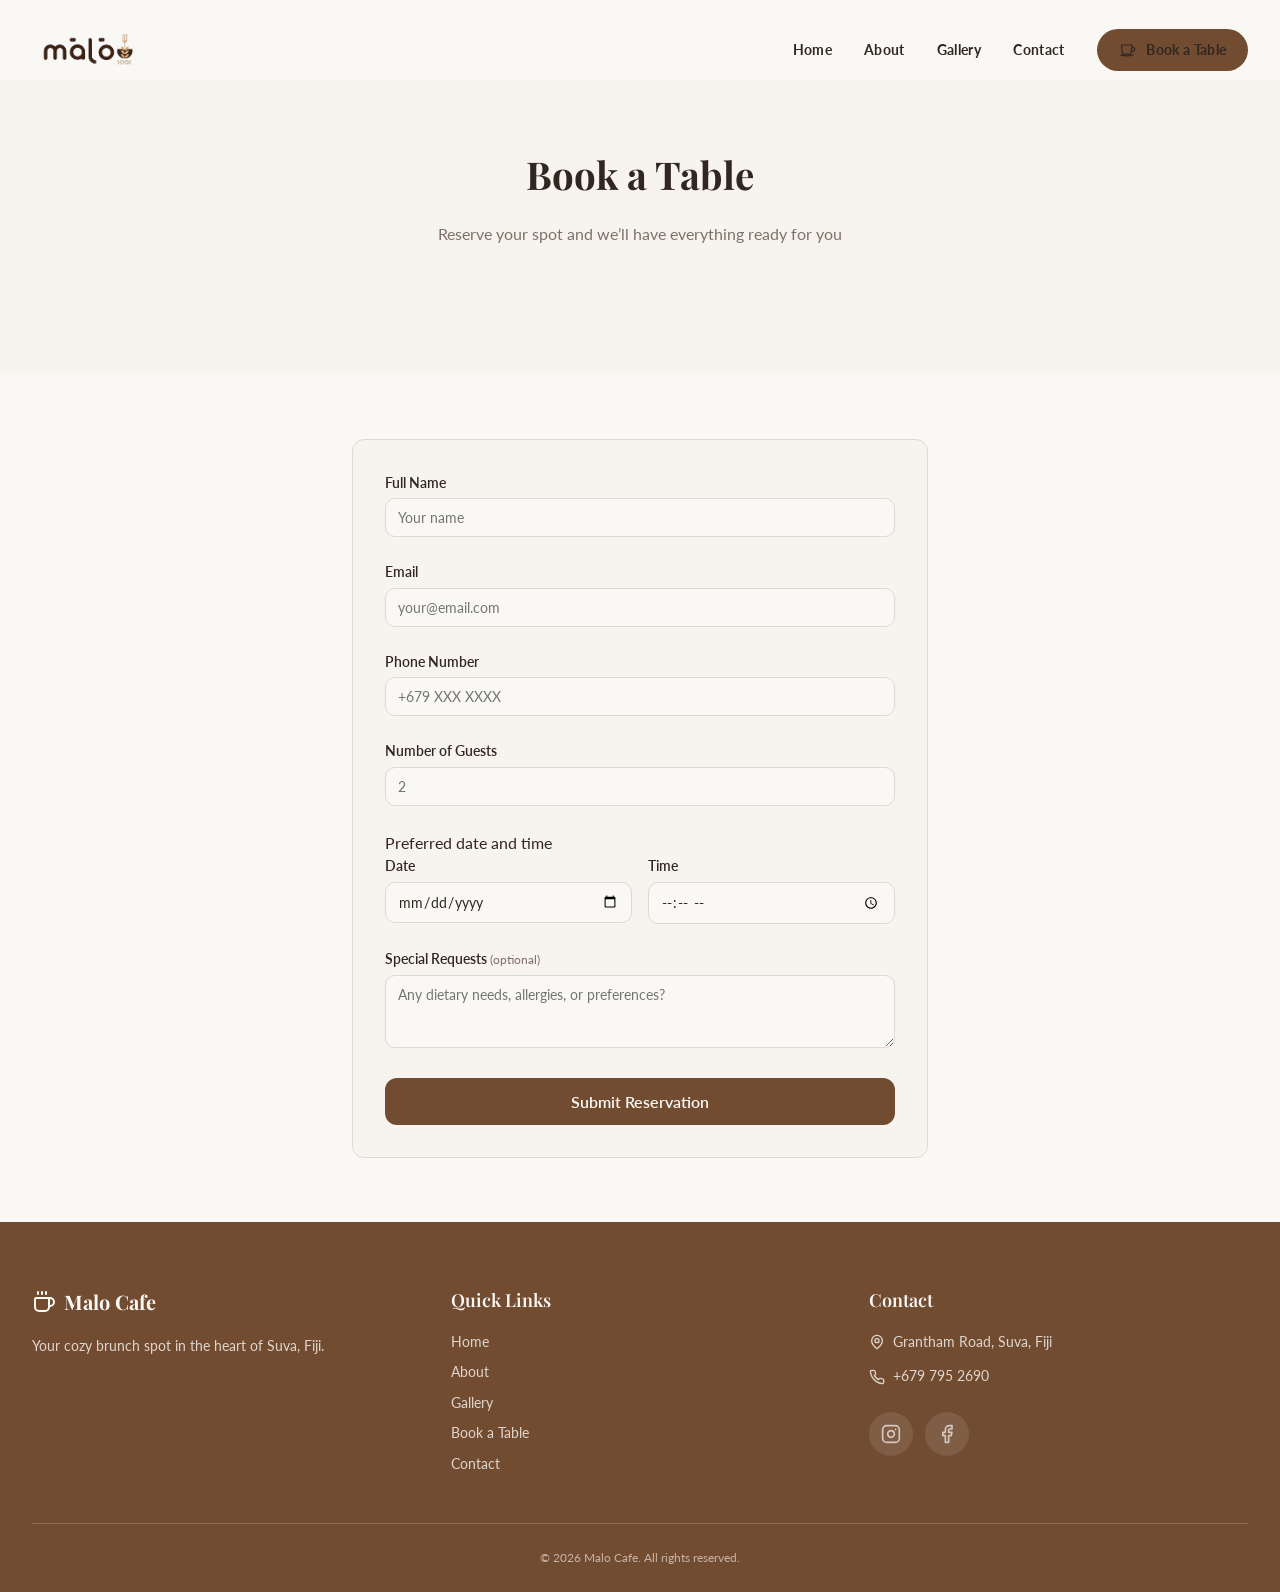
<file: booking.html>
<!DOCTYPE html>
<html lang="en">
<head>
  <meta charset="UTF-8">
  <meta name="viewport" content="width=device-width, initial-scale=1.0">
  <title>Book a Table – Malo Cafe</title>
  <meta name="description" content="Reserve your table at Malo Cafe in Suva, Fiji. Book online for a great brunch experience.">
  <meta name="theme-color" content="#5b3a22">

  <link rel="canonical" href="https://malocafe.com/booking.html">

  <!-- Open Graph -->
  <meta property="og:type"        content="website">
  <meta property="og:url"         content="https://malocafe.com/booking.html">
  <meta property="og:title"       content="Book a Table – Malo Cafe">
  <meta property="og:description" content="Reserve your table at Malo Cafe in Suva, Fiji. Book online for a great brunch experience.">
  <meta property="og:image"       content="https://malocafe.com/images/nav-logo.png">
  <meta name="twitter:card"       content="summary_large_image">

  <!-- Favicons -->
  <link rel="apple-touch-icon" sizes="180x180" href="/apple-touch-icon.png">
  <link rel="icon" type="image/png" sizes="32x32" href="images/favicon_io/favicon-32x32.png">
  <link rel="icon" type="image/png" sizes="16x16" href="images/favicon_io/favicon-16x16.png">
  <link rel="manifest" href="images/favicon_io/site.webmanifest">

  <link rel="stylesheet" href="style.css">
</head>
<body>

  <!-- ============ NAVBAR ============ -->
  <nav class="navbar" role="navigation" aria-label="Main navigation">
    <div class="container">
      <a href="/index.html" class="navbar-brand">
        <img src="images/nav-logo.png" alt="Malo Cafe – Home" class="logo-img">
      </a>
      <div class="nav-links">
        <a href="index.html">Home</a>
        <a href="about.html">About</a>
        <a href="gallery.html">Gallery</a>
        <a href="contact.html">Contact</a>
        <a href="booking.html" class="btn-book pill-btn">
          <svg class="cup-svg" viewBox="0 0 24 24" xmlns="http://www.w3.org/2000/svg" aria-hidden="true" focusable="false">
            <path class="steam-1" d="M7 4 Q6 2.5 7 1"/>
            <path class="steam-2" d="M10 4 Q9 2.5 10 1"/>
            <path class="steam-3" d="M13 4 Q12 2.5 13 1"/>
            <path d="M4 6 h13 l-1.5 10 a1 1 0 0 1-1 0.9 H6.5 a1 1 0 0 1-1-0.9 Z" stroke="currentColor" stroke-width="1.4" stroke-linejoin="round" fill="none"/>
            <path d="M17 8.5 q3 0 3 2.5 t-3 2.5" stroke="currentColor" stroke-width="1.4" stroke-linecap="round" fill="none"/>
            <path d="M3 18 Q10.5 20 18 18" stroke="currentColor" stroke-width="1.4" stroke-linecap="round" fill="none"/>
          </svg>
          Book a Table
        </a>
      </div>
      <label class="hamburger" aria-label="Toggle mobile menu">
        <input type="checkbox" id="hamburger-check">
        <svg viewBox="0 0 32 32" aria-hidden="true" focusable="false">
          <path class="line line-top-bottom" d="M27 10 13 10C10.8 10 9 8.2 9 6 9 3.5 10.8 2 13 2 15.2 2 17 3.8 17 6L17 26C17 28.2 18.8 30 21 30 23.2 30 25 28.2 25 26 25 23.8 23.2 22 21 22L7 22"></path>
          <path class="line" d="M7 16 27 16"></path>
        </svg>
      </label>
    </div>
    <div class="mobile-menu">
      <a href="index.html">Home</a>
      <a href="about.html">About</a>
      <a href="gallery.html">Gallery</a>
      <a href="contact.html">Contact</a>
      <a href="booking.html" class="btn-book-mobile">Book a Table</a>
    </div>
  </nav>


  <!-- ============ PAGE CONTENT ============ -->
  <div class="page-header">

    <!-- Page Title -->
    <section class="section section-card" aria-labelledby="booking-heading">
      <div class="container" style="text-align:center;">
        <div class="animate-in">
          <h1 class="section-title" id="booking-heading">Book a Table</h1>
          <p class="section-subtitle">Reserve your spot and we&rsquo;ll have everything ready for you</p>
        </div>
      </div>
    </section>

    <section class="section">
      <div class="container">

        <div id="success-screen" class="booking-success-wrap" style="display:none;" role="alert" aria-live="assertive">
          <div class="success-screen animate-in">
            <svg
              class="success-icon"
              xmlns="http://www.w3.org/2000/svg"
              viewBox="0 0 24 24"
              fill="none"
              stroke="currentColor"
              stroke-width="2"
              stroke-linecap="round"
              stroke-linejoin="round"
              aria-hidden="true"
              focusable="false"
            >
              <path d="M22 11.08V12a10 10 0 1 1-5.93-9.14"/>
              <polyline points="22 4 12 14.01 9 11.01"/>
            </svg>
            <h2>Table Request Received!</h2>
            <p>Your table request has been received. Malo Cafe will confirm shortly via phone or email.</p>
          
            <button class="btn booking-again-btn" id="book-again" type="button">
              Book Another Table
            </button>
          </div>
        </div>

        <input
          type="text"
          id="botcheck"
          name="botcheck"
          aria-hidden="true"
          tabindex="-1"
          autocomplete="off"
          style="position:absolute;left:-9999px;width:1px;height:1px;opacity:0;overflow:hidden;"
        >

        <!-- ── Booking Form ── -->
        <div id="booking-container">
          <div class="animate-in">

            <form id="booking-form" class="form-wrap" novalidate>

              <div class="form-group">
                <label for="name">Full Name</label>
                <!-- FIX: autocomplete helps browsers/password managers assist users -->
                <input
                  type="text"
                  id="name"
                  name="name"
                  required
                  placeholder="Your name"
                  autocomplete="name"
                >
              </div>

              <div class="form-group">
                <label for="email">Email</label>
                <input
                  type="email"
                  id="email"
                  name="email"
                  required
                  placeholder="your@email.com"
                  autocomplete="email"
                >
              </div>

              <div class="form-group">
                <label for="phone">Phone Number</label>
                <input
                  type="tel"
                  id="phone"
                  name="phone"
                  required
                  placeholder="+679 XXX XXXX"
                  autocomplete="tel"
                >
              </div>

              <div class="form-group">
                <label for="guests">Number of Guests</label>
                <input
                  type="number"
                  id="guests"
                  name="guests"
                  min="1"
                  max="20"
                  step="1"
                  required
                  placeholder="2"
                  inputmode="numeric"
                  autocomplete="off"
                >
              </div>

              <fieldset class="form-row" style="border:none;padding:0;margin:0;">
                <legend class="sr-only">Preferred date and time</legend>
                <div class="form-group">
                  <label for="date">Date</label>
                  <input
                    type="date"
                    id="date"
                    name="date"
                    required
                    autocomplete="off"
                  >
                </div>
                <div class="form-group">
                  <label for="time">Time</label>
                  <input
                    type="time"
                    id="time"
                    name="time"
                    required
                    min="07:00"
                    max="16:30"
                    autocomplete="off"
                  >
                </div>
              </fieldset>

              <div class="form-group">
                <label for="requests">Special Requests <span class="label-optional">(optional)</span></label>
                <textarea
                  id="requests"
                  name="requests"
                  rows="3"
                  placeholder="Any dietary needs, allergies, or preferences?"
                  autocomplete="off"
                ></textarea>
              </div>

              <button type="submit" class="btn btn-lg btn-full">Submit Reservation</button>

            </form>
          </div>
        </div>

      </div>
    </section>

  </div><!-- /.page-header -->

  <!-- Set date min to today before script.js runs -->
  <script>
  'use strict';
  (function () {
    var d = document.getElementById('date');
    if (d) d.setAttribute('min', new Date().toISOString().split('T')[0]);
  })();
  </script>


  <!-- ============ FOOTER ============ -->
  <footer class="footer" role="contentinfo">
    <div class="container">
      <div class="footer-grid">

        <div>
          <div class="footer-brand">
            <svg xmlns="http://www.w3.org/2000/svg" width="24" height="24" viewBox="0 0 24 24" fill="none" stroke="currentColor" stroke-width="2" stroke-linecap="round" stroke-linejoin="round" aria-hidden="true" focusable="false">
              <path d="M10 2v2"/><path d="M14 2v2"/>
              <path d="M16 8a1 1 0 0 1 1 1v8a4 4 0 0 1-4 4H7a4 4 0 0 1-4-4V9a1 1 0 0 1 1-1h14a4 4 0 1 1 0 8h-1"/>
              <path d="M6 2v2"/>
            </svg>
            <span>Malo Cafe</span>
          </div>
          <p>Your cozy brunch spot in the heart of Suva, Fiji.</p>
        </div>

        <div>
          <h4>Quick Links</h4>
          <nav aria-label="Footer navigation">
            <div class="footer-links">
              <a href="index.html">Home</a>
              <a href="about.html">About</a>
              <a href="gallery.html">Gallery</a>
              <a href="booking.html">Book a Table</a>
              <a href="contact.html">Contact</a>
            </div>
          </nav>
        </div>

        <div>
          <h4>Contact</h4>
          <div class="footer-contact">
            <div class="footer-contact-item">
              <svg xmlns="http://www.w3.org/2000/svg" width="16" height="16" viewBox="0 0 24 24" fill="none" stroke="currentColor" stroke-width="2" stroke-linecap="round" stroke-linejoin="round" aria-hidden="true" focusable="false"><path d="M20 10c0 6-8 12-8 12s-8-6-8-12a8 8 0 0 1 16 0Z"/><circle cx="12" cy="10" r="3"/></svg>
              <span>Grantham Road, Suva, Fiji</span>
            </div>
            <div class="footer-contact-item">
              <svg xmlns="http://www.w3.org/2000/svg" width="16" height="16" viewBox="0 0 24 24" fill="none" stroke="currentColor" stroke-width="2" stroke-linecap="round" stroke-linejoin="round" aria-hidden="true" focusable="false"><path d="M22 16.92v3a2 2 0 0 1-2.18 2 19.79 19.79 0 0 1-8.63-3.07 19.5 19.5 0 0 1-6-6 19.79 19.79 0 0 1-3.07-8.67A2 2 0 0 1 4.11 2h3a2 2 0 0 1 2 1.72c.127.96.361 1.903.7 2.81a2 2 0 0 1-.45 2.11L8.09 9.91a16 16 0 0 0 6 6l1.27-1.27a2 2 0 0 1 2.11-.45c.907.339 1.85.573 2.81.7A2 2 0 0 1 22 16.92Z"/></svg>
              <!-- FIX: Callable tel link -->
              <a href="tel:+6797952690">+679 795 2690</a>
            </div>
            <div class="footer-social">
              <a
                href="https://www.instagram.com/malocafefiji/"
                class="footer-social-btn social-instagram"
                aria-label="Malo Cafe on Instagram"
                target="_blank"
                rel="noopener noreferrer"
              >
                <div class="footer-social-fill" aria-hidden="true"></div>
                <svg xmlns="http://www.w3.org/2000/svg" width="20" height="20" viewBox="0 0 24 24" fill="none" stroke="currentColor" stroke-width="2" stroke-linecap="round" stroke-linejoin="round" aria-hidden="true" focusable="false"><rect width="20" height="20" x="2" y="2" rx="5" ry="5"/><path d="M16 11.37A4 4 0 1 1 12.63 8 4 4 0 0 1 16 11.37z"/><line x1="17.5" x2="17.51" y1="6.5" y2="6.5"/></svg>
                <span class="footer-social-tooltip" aria-hidden="true">Instagram</span>
              </a>
              <a
                href="https://www.facebook.com/p/Malo-Cafe-Fiji-61567875821662/"
                class="footer-social-btn social-facebook"
                aria-label="Malo Cafe on Facebook"
                target="_blank"
                rel="noopener noreferrer"
              >
                <div class="footer-social-fill" aria-hidden="true"></div>
                <svg xmlns="http://www.w3.org/2000/svg" width="20" height="20" viewBox="0 0 24 24" fill="none" stroke="currentColor" stroke-width="2" stroke-linecap="round" stroke-linejoin="round" aria-hidden="true" focusable="false"><path d="M18 2h-3a5 5 0 0 0-5 5v3H7v4h3v8h4v-8h3l1-4h-4V7a1 1 0 0 1 1-1h3z"/></svg>
                <span class="footer-social-tooltip" aria-hidden="true">Facebook</span>
              </a>
            </div>
          </div>
        </div>

      </div>
      <div class="footer-bottom">
        <p>&copy; 2026 Malo Cafe. All rights reserved.</p>
      </div>
    </div>
  </footer>

  <script src="script.js"></script>
</body>
</html>
</file>
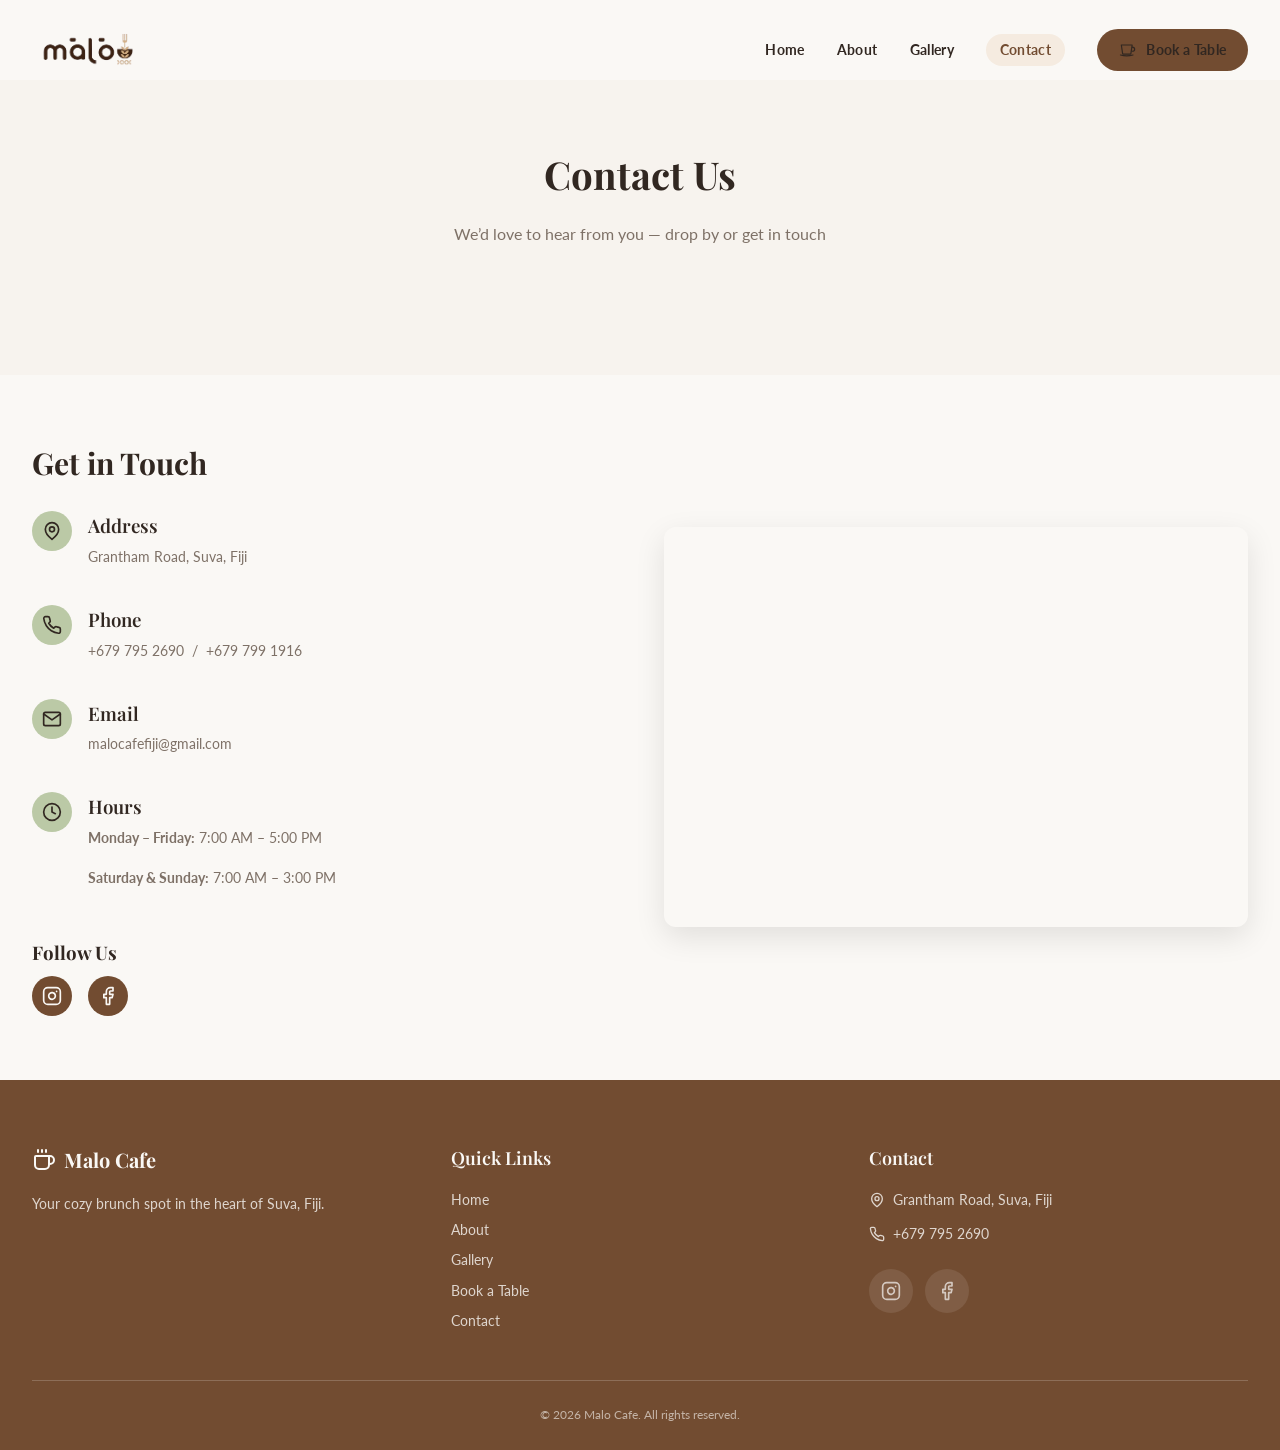
<file: contact.html>
<!DOCTYPE html>
<html lang="en">
<head>
  <meta charset="UTF-8">
  <meta name="viewport" content="width=device-width, initial-scale=1.0">
  <title>Contact – Malo Cafe</title>
  <meta name="description" content="Get in touch with Malo Cafe in Suva, Fiji. Find our address, phone, email, hours, and location on the map.">
  <meta name="theme-color" content="#5b3a22">

  <link rel="canonical" href="https://malocafe.com/contact.html">

  <!-- Open Graph -->
  <meta property="og:type"        content="website">
  <meta property="og:url"         content="https://malocafe.com/contact.html">
  <meta property="og:title"       content="Contact – Malo Cafe">
  <meta property="og:description" content="Visit us on Grantham Road, Suva, Fiji. Open Monday–Friday 7am–5pm and weekends 7am–3pm.">
  <meta property="og:image"       content="https://malocafe.com/images/nav-logo.png">
  <meta name="twitter:card"       content="summary_large_image">

  <!-- Favicons -->
  <link rel="apple-touch-icon" sizes="180x180" href="/apple-touch-icon.png">
  <link rel="icon" type="image/png" sizes="32x32" href="images/favicon_io/favicon-32x32.png">
  <link rel="icon" type="image/png" sizes="16x16" href="images/favicon_io/favicon-16x16.png">
  <link rel="manifest" href="images/favicon_io/site.webmanifest">

  <link rel="stylesheet" href="style.css">
</head>
<body>

  <!-- ============ NAVBAR ============ -->
  <nav class="navbar" role="navigation" aria-label="Main navigation">
    <div class="container">
      <a href="/index.html" class="navbar-brand">
        <img src="images/nav-logo.png" alt="Malo Cafe – Home" class="logo-img">
      </a>
      <div class="nav-links">
        <a href="index.html">Home</a>
        <a href="about.html">About</a>
        <a href="gallery.html">Gallery</a>
        <a href="contact.html">Contact</a>
        <a href="booking.html" class="btn-book pill-btn">
          <svg class="cup-svg" viewBox="0 0 24 24" xmlns="http://www.w3.org/2000/svg" aria-hidden="true" focusable="false">
            <path class="steam-1" d="M7 4 Q6 2.5 7 1"/>
            <path class="steam-2" d="M10 4 Q9 2.5 10 1"/>
            <path class="steam-3" d="M13 4 Q12 2.5 13 1"/>
            <path d="M4 6 h13 l-1.5 10 a1 1 0 0 1-1 0.9 H6.5 a1 1 0 0 1-1-0.9 Z" stroke="currentColor" stroke-width="1.4" stroke-linejoin="round" fill="none"/>
            <path d="M17 8.5 q3 0 3 2.5 t-3 2.5" stroke="currentColor" stroke-width="1.4" stroke-linecap="round" fill="none"/>
            <path d="M3 18 Q10.5 20 18 18" stroke="currentColor" stroke-width="1.4" stroke-linecap="round" fill="none"/>
          </svg>
          Book a Table
        </a>
      </div>
      <label class="hamburger" aria-label="Toggle mobile menu">
        <input type="checkbox" id="hamburger-check">
        <svg viewBox="0 0 32 32" aria-hidden="true" focusable="false">
          <path class="line line-top-bottom" d="M27 10 13 10C10.8 10 9 8.2 9 6 9 3.5 10.8 2 13 2 15.2 2 17 3.8 17 6L17 26C17 28.2 18.8 30 21 30 23.2 30 25 28.2 25 26 25 23.8 23.2 22 21 22L7 22"></path>
          <path class="line" d="M7 16 27 16"></path>
        </svg>
      </label>
    </div>
    <div class="mobile-menu">
      <a href="index.html">Home</a>
      <a href="about.html">About</a>
      <a href="gallery.html">Gallery</a>
      <a href="contact.html">Contact</a>
      <a href="booking.html" class="btn-book-mobile">Book a Table</a>
    </div>
  </nav>


  <!-- ============ PAGE CONTENT ============ -->
  <div class="page-header">

    <!-- Page Title -->
    <section class="section section-card" aria-labelledby="contact-heading">
      <div class="container" style="text-align:center;">
        <div class="animate-in">
          <h1 class="section-title" id="contact-heading">Contact Us</h1>
          <!-- FIX: .section-subtitle replaces five inline styles; also fixed missing punctuation -->
          <p class="section-subtitle">We&rsquo;d love to hear from you &mdash; drop by or get in touch</p>
        </div>
      </div>
    </section>

    <!-- Contact Details + Map -->
    <section class="section" aria-labelledby="getintouch-heading">
      <div class="container">
        <div class="about-grid">

          <!-- ── Contact info column ── -->
          <div class="animate-in">
            <!-- FIX: Inline styles replaced with semantic heading -->
            <h2 id="getintouch-heading">Get in Touch</h2>

            <div style="display:flex;flex-direction:column;gap:1.25rem;margin-top:1.5rem;">

              <!-- Address -->
              <div class="contact-item">
                <div class="contact-icon">
                  <svg xmlns="http://www.w3.org/2000/svg" width="20" height="20" viewBox="0 0 24 24" fill="none" stroke="currentColor" stroke-width="2" stroke-linecap="round" stroke-linejoin="round" aria-hidden="true" focusable="false">
                    <path d="M20 10c0 6-8 12-8 12s-8-6-8-12a8 8 0 0 1 16 0Z"/>
                    <circle cx="12" cy="10" r="3"/>
                  </svg>
                </div>
                <div>
                  <h3>Address</h3>
                  <!-- Links to Google Maps for easy navigation on mobile -->
                  <p>
                    <a
                      href="https://maps.google.com/?q=Malo+Cafe,+Grantham+Road,+Suva,+Fiji"
                      target="_blank"
                      rel="noopener noreferrer"
                      aria-label="Open Malo Cafe location in Google Maps"
                    >Grantham Road, Suva, Fiji</a>
                  </p>
                </div>
              </div>

              <!-- Phone -->
              <div class="contact-item">
                <div class="contact-icon">
                  <svg xmlns="http://www.w3.org/2000/svg" width="20" height="20" viewBox="0 0 24 24" fill="none" stroke="currentColor" stroke-width="2" stroke-linecap="round" stroke-linejoin="round" aria-hidden="true" focusable="false">
                    <path d="M22 16.92v3a2 2 0 0 1-2.18 2 19.79 19.79 0 0 1-8.63-3.07 19.5 19.5 0 0 1-6-6 19.79 19.79 0 0 1-3.07-8.67A2 2 0 0 1 4.11 2h3a2 2 0 0 1 2 1.72c.127.96.361 1.903.7 2.81a2 2 0 0 1-.45 2.11L8.09 9.91a16 16 0 0 0 6 6l1.27-1.27a2 2 0 0 1 2.11-.45c.907.339 1.85.573 2.81.7A2 2 0 0 1 22 16.92Z"/>
                  </svg>
                </div>
                <div>
                  <h3>Phone</h3>
                  <p>
                    <a href="tel:+6797952690">+679 795 2690</a>
                    &nbsp;/&nbsp;
                    <a href="tel:+6797991916">+679 799 1916</a>
                  </p>
                </div>
              </div>

              <!-- Email -->
              <div class="contact-item">
                <div class="contact-icon">
                  <svg xmlns="http://www.w3.org/2000/svg" width="20" height="20" viewBox="0 0 24 24" fill="none" stroke="currentColor" stroke-width="2" stroke-linecap="round" stroke-linejoin="round" aria-hidden="true" focusable="false">
                    <rect x="2" y="4" width="20" height="16" rx="2"/>
                    <path d="M22 6 12 13 2 6"/>
                  </svg>
                </div>
                <div>
                  <h3>Email</h3>
                  <p><a href="mailto:malocafefiji@gmail.com">malocafefiji@gmail.com</a></p>
                </div>
              </div>

              <!-- Hours -->
              <div class="contact-item">
                <div class="contact-icon">
                  <svg xmlns="http://www.w3.org/2000/svg" width="20" height="20" viewBox="0 0 24 24" fill="none" stroke="currentColor" stroke-width="2" stroke-linecap="round" stroke-linejoin="round" aria-hidden="true" focusable="false">
                    <circle cx="12" cy="12" r="10"/>
                    <polyline points="12 6 12 12 16 14"/>
                  </svg>
                </div>
                <div>
                  <h3>Hours</h3>
                  <p><strong>Monday &ndash; Friday:</strong> 7:00 AM &ndash; 5:00 PM</p>
                  <p><strong>Saturday &amp; Sunday:</strong> 7:00 AM &ndash; 3:00 PM</p>
                </div>
              </div>

            </div>

            <!-- Follow Us -->
            <div style="margin-top:2rem;">
              <h3 class="follow-us-heading">Follow Us</h3>
              <div class="social-links">
                <!-- FIX: rel="noopener noreferrer" + descriptive aria-label -->
                <a
                  href="https://www.instagram.com/malocafefiji/"
                  class="social-link"
                  aria-label="Malo Cafe on Instagram"
                  target="_blank"
                  rel="noopener noreferrer"
                >
                  <svg xmlns="http://www.w3.org/2000/svg" width="20" height="20" viewBox="0 0 24 24" fill="none" stroke="currentColor" stroke-width="2" stroke-linecap="round" stroke-linejoin="round" aria-hidden="true" focusable="false">
                    <rect width="20" height="20" x="2" y="2" rx="5" ry="5"/>
                    <path d="M16 11.37A4 4 0 1 1 12.63 8 4 4 0 0 1 16 11.37z"/>
                    <line x1="17.5" x2="17.51" y1="6.5" y2="6.5"/>
                  </svg>
                </a>
                <a
                  href="https://www.facebook.com/p/Malo-Cafe-Fiji-61567875821662/"
                  class="social-link"
                  aria-label="Malo Cafe on Facebook"
                  target="_blank"
                  rel="noopener noreferrer"
                >
                  <svg xmlns="http://www.w3.org/2000/svg" width="20" height="20" viewBox="0 0 24 24" fill="none" stroke="currentColor" stroke-width="2" stroke-linecap="round" stroke-linejoin="round" aria-hidden="true" focusable="false">
                    <path d="M18 2h-3a5 5 0 0 0-5 5v3H7v4h3v8h4v-8h3l1-4h-4V7a1 1 0 0 1 1-1h3z"/>
                  </svg>
                </a>
              </div>
            </div>
          </div>

          <!-- ── Map column ── -->
          <div class="animate-in" data-delay="0.2">
            <div class="map-wrap">
              <iframe
                title="Malo Cafe location on Google Maps"
                src="https://www.google.com/maps/embed?pb=!1m18!1m12!1m3!1d3791.4920876098086!2d178.4467803762403!3d-18.141231685111194!2m3!1f0!2f0!3f0!3m2!1i1024!2i768!4f13.1!3m3!1m2!1s0x6e1bdd0014048f13%3A0xe45ef3211107ebcc!2sMalo%20Cafe!5e0!3m2!1sen!2sfj!4v1775384461264!5m2!1sen!2sfj"
                width="600"
                height="450"
                style="border:0;"
                allowfullscreen=""
                loading="lazy"
                referrerpolicy="no-referrer-when-downgrade"
              ></iframe>
            </div>
          </div>

        </div>
      </div>
    </section>

  </div><!-- /.page-header -->


  <!-- ============ FOOTER ============ -->
  <footer class="footer" role="contentinfo">
    <div class="container">
      <div class="footer-grid">

        <div>
          <div class="footer-brand">
            <svg xmlns="http://www.w3.org/2000/svg" width="24" height="24" viewBox="0 0 24 24" fill="none" stroke="currentColor" stroke-width="2" stroke-linecap="round" stroke-linejoin="round" aria-hidden="true" focusable="false">
              <path d="M10 2v2"/><path d="M14 2v2"/>
              <path d="M16 8a1 1 0 0 1 1 1v8a4 4 0 0 1-4 4H7a4 4 0 0 1-4-4V9a1 1 0 0 1 1-1h14a4 4 0 1 1 0 8h-1"/>
              <path d="M6 2v2"/>
            </svg>
            <span>Malo Cafe</span>
          </div>
          <p>Your cozy brunch spot in the heart of Suva, Fiji.</p>
        </div>

        <div>
          <h4>Quick Links</h4>
          <nav aria-label="Footer navigation">
            <div class="footer-links">
              <a href="index.html">Home</a>
              <a href="about.html">About</a>
              <a href="gallery.html">Gallery</a>
              <a href="booking.html">Book a Table</a>
              <a href="contact.html">Contact</a>
            </div>
          </nav>
        </div>

        <div>
          <h4>Contact</h4>
          <div class="footer-contact">
            <div class="footer-contact-item">
              <svg xmlns="http://www.w3.org/2000/svg" width="16" height="16" viewBox="0 0 24 24" fill="none" stroke="currentColor" stroke-width="2" stroke-linecap="round" stroke-linejoin="round" aria-hidden="true" focusable="false"><path d="M20 10c0 6-8 12-8 12s-8-6-8-12a8 8 0 0 1 16 0Z"/><circle cx="12" cy="10" r="3"/></svg>
              <span>Grantham Road, Suva, Fiji</span>
            </div>
            <div class="footer-contact-item">
              <svg xmlns="http://www.w3.org/2000/svg" width="16" height="16" viewBox="0 0 24 24" fill="none" stroke="currentColor" stroke-width="2" stroke-linecap="round" stroke-linejoin="round" aria-hidden="true" focusable="false"><path d="M22 16.92v3a2 2 0 0 1-2.18 2 19.79 19.79 0 0 1-8.63-3.07 19.5 19.5 0 0 1-6-6 19.79 19.79 0 0 1-3.07-8.67A2 2 0 0 1 4.11 2h3a2 2 0 0 1 2 1.72c.127.96.361 1.903.7 2.81a2 2 0 0 1-.45 2.11L8.09 9.91a16 16 0 0 0 6 6l1.27-1.27a2 2 0 0 1 2.11-.45c.907.339 1.85.573 2.81.7A2 2 0 0 1 22 16.92Z"/></svg>
              <!-- FIX: Callable tel link -->
              <a href="tel:+6797952690">+679 795 2690</a>
            </div>
            <div class="footer-social">
              <a
                href="https://www.instagram.com/malocafefiji/"
                class="footer-social-btn social-instagram"
                aria-label="Malo Cafe on Instagram"
                target="_blank"
                rel="noopener noreferrer"
              >
                <div class="footer-social-fill" aria-hidden="true"></div>
                <svg xmlns="http://www.w3.org/2000/svg" width="20" height="20" viewBox="0 0 24 24" fill="none" stroke="currentColor" stroke-width="2" stroke-linecap="round" stroke-linejoin="round" aria-hidden="true" focusable="false"><rect width="20" height="20" x="2" y="2" rx="5" ry="5"/><path d="M16 11.37A4 4 0 1 1 12.63 8 4 4 0 0 1 16 11.37z"/><line x1="17.5" x2="17.51" y1="6.5" y2="6.5"/></svg>
                <span class="footer-social-tooltip" aria-hidden="true">Instagram</span>
              </a>
              <a
                href="https://www.facebook.com/p/Malo-Cafe-Fiji-61567875821662/"
                class="footer-social-btn social-facebook"
                aria-label="Malo Cafe on Facebook"
                target="_blank"
                rel="noopener noreferrer"
              >
                <div class="footer-social-fill" aria-hidden="true"></div>
                <svg xmlns="http://www.w3.org/2000/svg" width="20" height="20" viewBox="0 0 24 24" fill="none" stroke="currentColor" stroke-width="2" stroke-linecap="round" stroke-linejoin="round" aria-hidden="true" focusable="false"><path d="M18 2h-3a5 5 0 0 0-5 5v3H7v4h3v8h4v-8h3l1-4h-4V7a1 1 0 0 1 1-1h3z"/></svg>
                <span class="footer-social-tooltip" aria-hidden="true">Facebook</span>
              </a>
            </div>
          </div>
        </div>

      </div>
      <div class="footer-bottom">
        <p>&copy; 2026 Malo Cafe. All rights reserved.</p>
      </div>
    </div>
  </footer>

  <script src="script.js"></script>
</body>
</html>
</file>
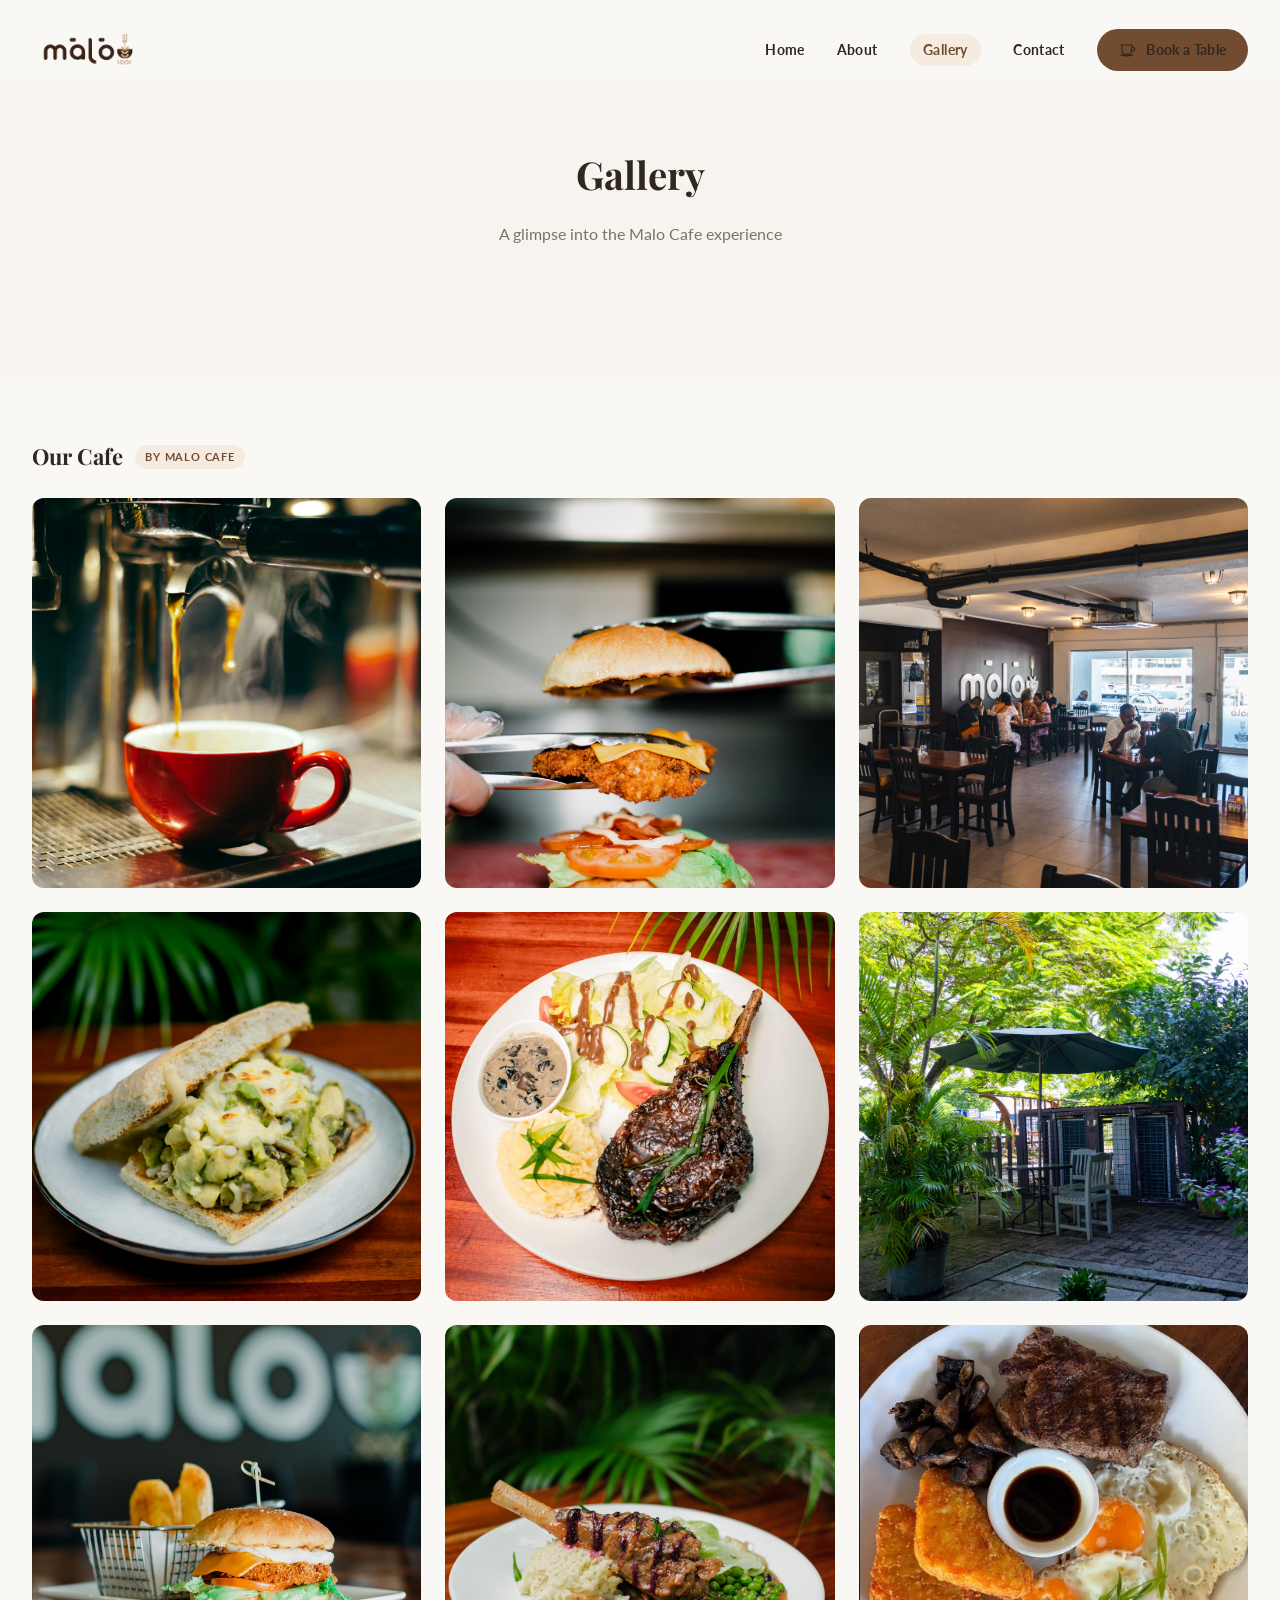
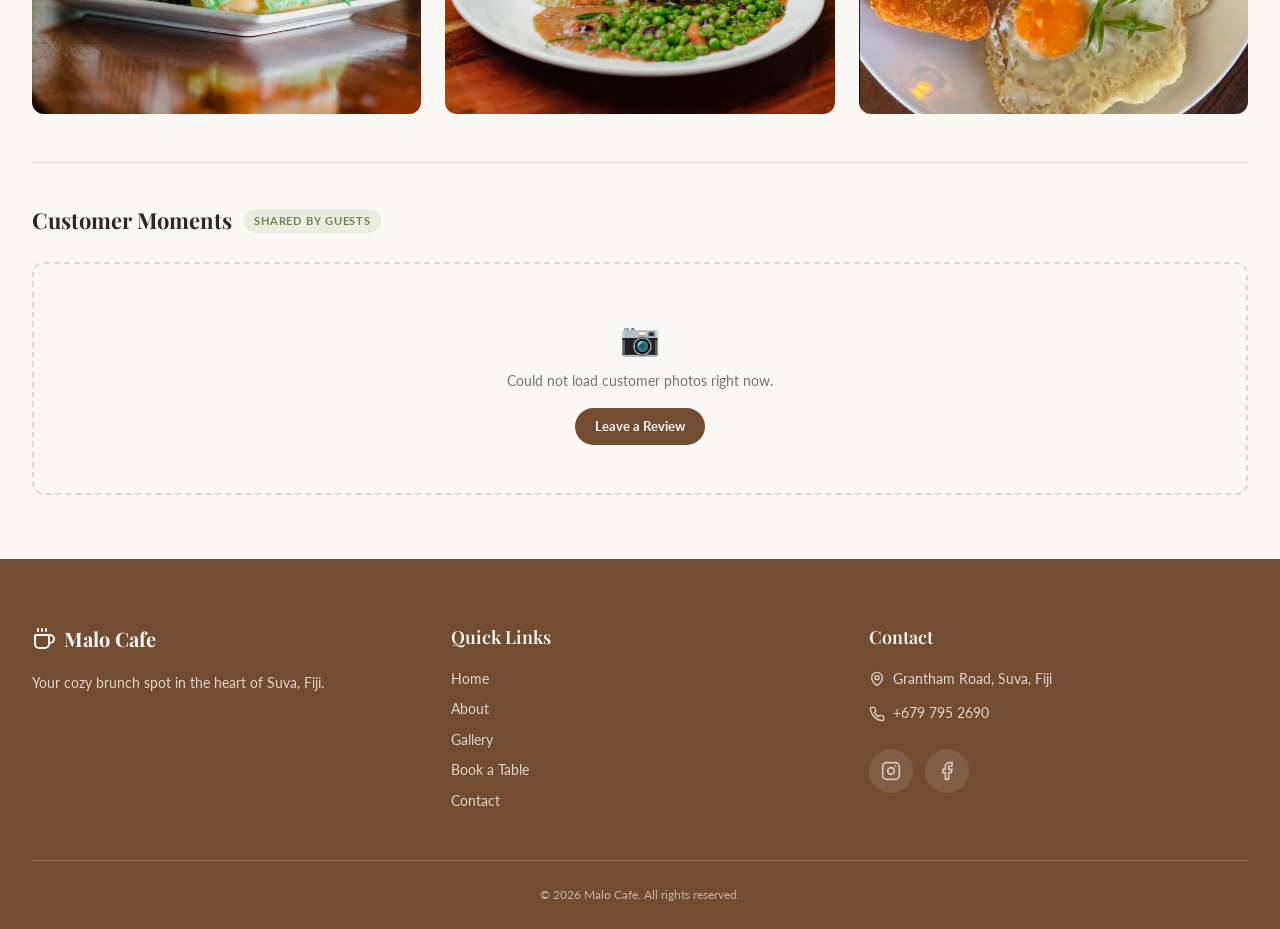
<file: gallery.html>
<!DOCTYPE html>
<html lang="en">
<head>
  <meta charset="UTF-8">
  <meta name="viewport" content="width=device-width, initial-scale=1.0">
  <title>Gallery – Malo Cafe</title>
  <meta name="description" content="Browse photos of Malo Cafe's food, drinks, cozy interior, and customer moments in Suva, Fiji.">
  <meta name="theme-color" content="#5b3a22">

  <link rel="canonical" href="https://malocafe.com/gallery.html">

  <!-- Open Graph — gallery is highly shareable -->
  <meta property="og:type"        content="website">
  <meta property="og:url"         content="https://malocafe.com/gallery.html">
  <meta property="og:title"       content="Gallery – Malo Cafe">
  <meta property="og:description" content="Browse photos of Malo Cafe's food, drinks, cozy interior, and customer moments in Suva, Fiji.">
  <meta property="og:image"       content="https://malocafe.com/images/coffee.jpg">
  <meta name="twitter:card"       content="summary_large_image">

  <!-- Favicons -->
  <link rel="apple-touch-icon" sizes="180x180" href="/apple-touch-icon.png">
  <link rel="icon" type="image/png" sizes="32x32" href="images/favicon_io/favicon-32x32.png">
  <link rel="icon" type="image/png" sizes="16x16" href="images/favicon_io/favicon-16x16.png">
  <link rel="manifest" href="images/favicon_io/site.webmanifest">

  <link rel="stylesheet" href="style.css">
</head>
<body>

  <!-- ============ NAVBAR ============ -->
  <nav class="navbar" role="navigation" aria-label="Main navigation">
    <div class="container">
      <a href="/index.html" class="navbar-brand">
        <img src="images/nav-logo.png" alt="Malo Cafe – Home" class="logo-img">
      </a>
      <div class="nav-links">
        <a href="index.html">Home</a>
        <a href="about.html">About</a>
        <a href="gallery.html">Gallery</a>
        <a href="contact.html">Contact</a>
        <a href="booking.html" class="btn-book pill-btn">
          <svg class="cup-svg" viewBox="0 0 24 24" xmlns="http://www.w3.org/2000/svg" aria-hidden="true" focusable="false">
            <path class="steam-1" d="M7 4 Q6 2.5 7 1"/>
            <path class="steam-2" d="M10 4 Q9 2.5 10 1"/>
            <path class="steam-3" d="M13 4 Q12 2.5 13 1"/>
            <path d="M4 6 h13 l-1.5 10 a1 1 0 0 1-1 0.9 H6.5 a1 1 0 0 1-1-0.9 Z" stroke="currentColor" stroke-width="1.4" stroke-linejoin="round" fill="none"/>
            <path d="M17 8.5 q3 0 3 2.5 t-3 2.5" stroke="currentColor" stroke-width="1.4" stroke-linecap="round" fill="none"/>
            <path d="M3 18 Q10.5 20 18 18" stroke="currentColor" stroke-width="1.4" stroke-linecap="round" fill="none"/>
          </svg>
          Book a Table
        </a>
      </div>
      <label class="hamburger" aria-label="Toggle mobile menu">
        <input type="checkbox" id="hamburger-check">
        <svg viewBox="0 0 32 32" aria-hidden="true" focusable="false">
          <path class="line line-top-bottom" d="M27 10 13 10C10.8 10 9 8.2 9 6 9 3.5 10.8 2 13 2 15.2 2 17 3.8 17 6L17 26C17 28.2 18.8 30 21 30 23.2 30 25 28.2 25 26 25 23.8 23.2 22 21 22L7 22"></path>
          <path class="line" d="M7 16 27 16"></path>
        </svg>
      </label>
    </div>
    <div class="mobile-menu">
      <a href="index.html">Home</a>
      <a href="about.html">About</a>
      <a href="gallery.html">Gallery</a>
      <a href="contact.html">Contact</a>
      <a href="booking.html" class="btn-book-mobile">Book a Table</a>
    </div>
  </nav>


  <!-- ============ PAGE CONTENT ============ -->
  <div class="page-header">

    <!-- Page Title -->
    <section class="section section-card" aria-labelledby="gallery-heading">
      <div class="container" style="text-align:center;">
        <div class="animate-in">
          <h1 class="section-title" id="gallery-heading">Gallery</h1>
          <!-- FIX: .section-subtitle replaces four inline styles -->
          <p class="section-subtitle">A glimpse into the Malo Cafe experience</p>
        </div>
      </div>
    </section>

    <!-- Gallery Body -->
    <section class="section" aria-label="Photo gallery">
      <div class="container">

        <!-- ── SECTION 1: OUR CAFE ── -->
        <div id="cafe-section">
          <div class="gallery-section-label animate-in">
            <h2>Our Cafe</h2>
            <span class="gl-pill gl-pill-cafe">By Malo Cafe</span>
          </div>

          <div class="grid-3" id="cafe-grid">

            <div
              class="gallery-item animate-in"
              data-filter="cafe food"
              data-delay="0"
              role="button"
              tabindex="0"
              aria-label="View photo: Cappuccino"
            >
              <img src="images/coffee.jpg" alt="A cappuccino served at Malo Cafe" loading="lazy" width="600" height="600">
              <div class="gallery-overlay" aria-hidden="true">
                <div class="caption">
                  <span class="cat">Coffee</span>
                  <p class="name">Cappuccino</p>
                </div>
              </div>
            </div>

            <div
              class="gallery-item animate-in"
              data-filter="cafe food"
              data-delay="0.06"
              role="button"
              tabindex="0"
              aria-label="View photo: Fresh Veggie Burger"
            >
              <!-- FIX: Percent-encoded filename with space -->
              <img src="images/fresh%20veggies%20burger.jpg" alt="A fresh veggie burger from Malo Cafe" loading="lazy" width="600" height="600">
              <div class="gallery-overlay" aria-hidden="true">
                <div class="caption">
                  <span class="cat">Food</span>
                  <p class="name">Fresh Veggie Burger</p>
                </div>
              </div>
            </div>

            <div
              class="gallery-item animate-in"
              data-filter="cafe interior"
              data-delay="0.12"
              role="button"
              tabindex="0"
              aria-label="View photo: Cafe Interior"
            >
              <img src="images/cafe-interior.jpg" alt="Inside Malo Cafe — warm, cozy seating area" loading="lazy" width="600" height="600">
              <div class="gallery-overlay" aria-hidden="true">
                <div class="caption">
                  <span class="cat">Interior</span>
                  <p class="name">Cafe Interior</p>
                </div>
              </div>
            </div>

            <div
              class="gallery-item animate-in"
              data-filter="cafe food"
              data-delay="0.18"
              role="button"
              tabindex="0"
              aria-label="View photo: Avocado Chicken Melt"
            >
              <img src="images/avocado%20chicken%20melt.jpg" alt="Avocado chicken melt sandwich from Malo Cafe" loading="lazy" width="600" height="600">
              <div class="gallery-overlay" aria-hidden="true">
                <div class="caption">
                  <span class="cat">Food</span>
                  <p class="name">Avocado Chicken Melt</p>
                </div>
              </div>
            </div>

            <div
              class="gallery-item animate-in"
              data-filter="cafe food"
              data-delay="0.24"
              role="button"
              tabindex="0"
              aria-label="View photo: Tomahawk Steak"
            >
              <!-- FIX: Percent-encoded filename; FIX: alt was "Eggs breakfast" — corrected -->
              <img src="images/Tomahawk%20steak.jpg" alt="Tomahawk steak plated at Malo Cafe" loading="lazy" width="600" height="600">
              <div class="gallery-overlay" aria-hidden="true">
                <div class="caption">
                  <span class="cat">Food</span>
                  <p class="name">Tomahawk Steak</p>
                </div>
              </div>
            </div>

            <div
              class="gallery-item animate-in"
              data-filter="cafe interior"
              data-delay="0.3"
              role="button"
              tabindex="0"
              aria-label="View photo: Outdoor Seating"
            >
              <img src="images/outdoor-seating.jpg" alt="Outdoor seating area at Malo Cafe" loading="lazy" width="600" height="600">
              <div class="gallery-overlay" aria-hidden="true">
                <div class="caption">
                  <span class="cat">Interior</span>
                  <p class="name">Outdoor Seating</p>
                </div>
              </div>
            </div>

            <div
              class="gallery-item animate-in"
              data-filter="cafe food"
              data-delay="0.36"
              role="button"
              tabindex="0"
              aria-label="View photo: Gourmet Burger"
            >
              <img src="images/burger.jpg" alt="Gourmet burger at Malo Cafe" loading="lazy" width="600" height="600">
              <div class="gallery-overlay" aria-hidden="true">
                <div class="caption">
                  <span class="cat">Food</span>
                  <p class="name">Gourmet Burger</p>
                </div>
              </div>
            </div>

            <div
              class="gallery-item animate-in"
              data-filter="cafe food"
              data-delay="0.42"
              role="button"
              tabindex="0"
              aria-label="View photo: Braised Lamb Shank"
            >
              <!-- FIX: alt was "Mousse Cake" — corrected -->
              <img src="images/braised-lamb-shank.jpg" alt="Braised lamb shank from Malo Cafe" loading="lazy" width="600" height="600">
              <div class="gallery-overlay" aria-hidden="true">
                <div class="caption">
                  <span class="cat">Food</span>
                  <p class="name">Braised Lamb Shank</p>
                </div>
              </div>
            </div>

            <div
              class="gallery-item animate-in"
              data-filter="cafe food"
              data-delay="0.48"
              role="button"
              tabindex="0"
              aria-label="View photo: Breakfast Steak"
            >
              <!-- FIX: Percent-encoded filename; FIX: alt was "Brunch" — corrected -->
              <img src="images/Breakfast%20Steak.jpg" alt="Breakfast steak served at Malo Cafe" loading="lazy" width="600" height="600">
              <div class="gallery-overlay" aria-hidden="true">
                <div class="caption">
                  <span class="cat">Food</span>
                  <p class="name">Breakfast Steak</p>
                </div>
              </div>
            </div>

          </div>
        </div>

        <div class="gallery-section-divider"></div>

        <!-- ── SECTION 2: CUSTOMER MOMENTS ── -->
        <div id="customer-section">
          <div class="gallery-section-label animate-in">
            <h2>Customer Moments</h2>
            <span class="gl-pill gl-pill-customer">Shared by Guests</span>
          </div>

          <div
            class="grid-3"
            id="customer-grid"
            aria-label="Customer photos — loading"
            aria-busy="true"
          >
            <div class="gallery-skeleton" aria-hidden="true"></div>
            <div class="gallery-skeleton" aria-hidden="true"></div>
            <div class="gallery-skeleton" aria-hidden="true"></div>
          </div>

          <!-- FIX: Shown only when JS is disabled — hides itself when JS runs -->
          <noscript>
            <p style="text-align:center;color:var(--muted-foreground);padding:2rem 0;">
              Customer photos require JavaScript to load.
              <a href="review.html">Leave a review</a> to share your experience.
            </p>
          </noscript>

        </div>

      </div>
    </section>

  </div><!-- /.page-header -->


  <!-- ============ LIGHTBOX ============ -->
 
  <div
    class="gallery-lightbox"
    id="gallery-lightbox"
    role="dialog"
    aria-modal="true"
    aria-label="Photo lightbox"
    hidden
  >
    <button
      class="lb-close"
      id="lb-close"
      type="button"
      aria-label="Close lightbox"
    >&times;</button>
    <img id="lb-img" alt="">
    <div class="gallery-lightbox-meta" aria-live="polite">
      <div class="lb-name" id="lb-name"></div>
      <div class="lb-cat"  id="lb-cat"></div>
    </div>
  </div>


  <!-- ============ FOOTER ============ -->
  <footer class="footer" role="contentinfo">
    <div class="container">
      <div class="footer-grid">

        <div>
          <div class="footer-brand">
            <svg xmlns="http://www.w3.org/2000/svg" width="24" height="24" viewBox="0 0 24 24" fill="none" stroke="currentColor" stroke-width="2" stroke-linecap="round" stroke-linejoin="round" aria-hidden="true" focusable="false"><path d="M10 2v2"/><path d="M14 2v2"/><path d="M16 8a1 1 0 0 1 1 1v8a4 4 0 0 1-4 4H7a4 4 0 0 1-4-4V9a1 1 0 0 1 1-1h14a4 4 0 1 1 0 8h-1"/><path d="M6 2v2"/></svg>
            <span>Malo Cafe</span>
          </div>
          <p>Your cozy brunch spot in the heart of Suva, Fiji.</p>
        </div>

        <div>
          <h4>Quick Links</h4>
          <nav aria-label="Footer navigation">
            <div class="footer-links">
              <a href="index.html">Home</a>
              <a href="about.html">About</a>
              <a href="gallery.html">Gallery</a>
              <a href="booking.html">Book a Table</a>
              <a href="contact.html">Contact</a>
            </div>
          </nav>
        </div>

        <div>
          <h4>Contact</h4>
          <div class="footer-contact">
            <div class="footer-contact-item">
              <svg xmlns="http://www.w3.org/2000/svg" width="16" height="16" viewBox="0 0 24 24" fill="none" stroke="currentColor" stroke-width="2" stroke-linecap="round" stroke-linejoin="round" aria-hidden="true" focusable="false"><path d="M20 10c0 6-8 12-8 12s-8-6-8-12a8 8 0 0 1 16 0Z"/><circle cx="12" cy="10" r="3"/></svg>
              <span>Grantham Road, Suva, Fiji</span>
            </div>
            <div class="footer-contact-item">
              <svg xmlns="http://www.w3.org/2000/svg" width="16" height="16" viewBox="0 0 24 24" fill="none" stroke="currentColor" stroke-width="2" stroke-linecap="round" stroke-linejoin="round" aria-hidden="true" focusable="false"><path d="M22 16.92v3a2 2 0 0 1-2.18 2 19.79 19.79 0 0 1-8.63-3.07 19.5 19.5 0 0 1-6-6 19.79 19.79 0 0 1-3.07-8.67A2 2 0 0 1 4.11 2h3a2 2 0 0 1 2 1.72c.127.96.361 1.903.7 2.81a2 2 0 0 1-.45 2.11L8.09 9.91a16 16 0 0 0 6 6l1.27-1.27a2 2 0 0 1 2.11-.45c.907.339 1.85.573 2.81.7A2 2 0 0 1 22 16.92Z"/></svg>
              <!-- FIX: Callable tel link -->
              <a href="tel:+6797952690">+679 795 2690</a>
            </div>
            <div class="footer-social">
              <!-- FIX: rel="noopener noreferrer" + descriptive aria-labels -->
              <a
                href="https://www.instagram.com/malocafefiji/"
                class="footer-social-btn social-instagram"
                aria-label="Malo Cafe on Instagram"
                target="_blank"
                rel="noopener noreferrer"
              >
                <div class="footer-social-fill" aria-hidden="true"></div>
                <svg xmlns="http://www.w3.org/2000/svg" width="20" height="20" viewBox="0 0 24 24" fill="none" stroke="currentColor" stroke-width="2" stroke-linecap="round" stroke-linejoin="round" aria-hidden="true" focusable="false"><rect width="20" height="20" x="2" y="2" rx="5" ry="5"/><path d="M16 11.37A4 4 0 1 1 12.63 8 4 4 0 0 1 16 11.37z"/><line x1="17.5" x2="17.51" y1="6.5" y2="6.5"/></svg>
                <span class="footer-social-tooltip" aria-hidden="true">Instagram</span>
              </a>
              <a
                href="https://www.facebook.com/p/Malo-Cafe-Fiji-61567875821662/"
                class="footer-social-btn social-facebook"
                aria-label="Malo Cafe on Facebook"
                target="_blank"
                rel="noopener noreferrer"
              >
                <div class="footer-social-fill" aria-hidden="true"></div>
                <svg xmlns="http://www.w3.org/2000/svg" width="20" height="20" viewBox="0 0 24 24" fill="none" stroke="currentColor" stroke-width="2" stroke-linecap="round" stroke-linejoin="round" aria-hidden="true" focusable="false"><path d="M18 2h-3a5 5 0 0 0-5 5v3H7v4h3v8h4v-8h3l1-4h-4V7a1 1 0 0 1 1-1h3z"/></svg>
                <span class="footer-social-tooltip" aria-hidden="true">Facebook</span>
              </a>
            </div>
          </div>
        </div>

      </div>
      <div class="footer-bottom">
        <p>&copy; 2026 Malo Cafe. All rights reserved.</p>
      </div>
    </div>
  </footer>

  <script src="script.js"></script>
</body>
</html>
</file>
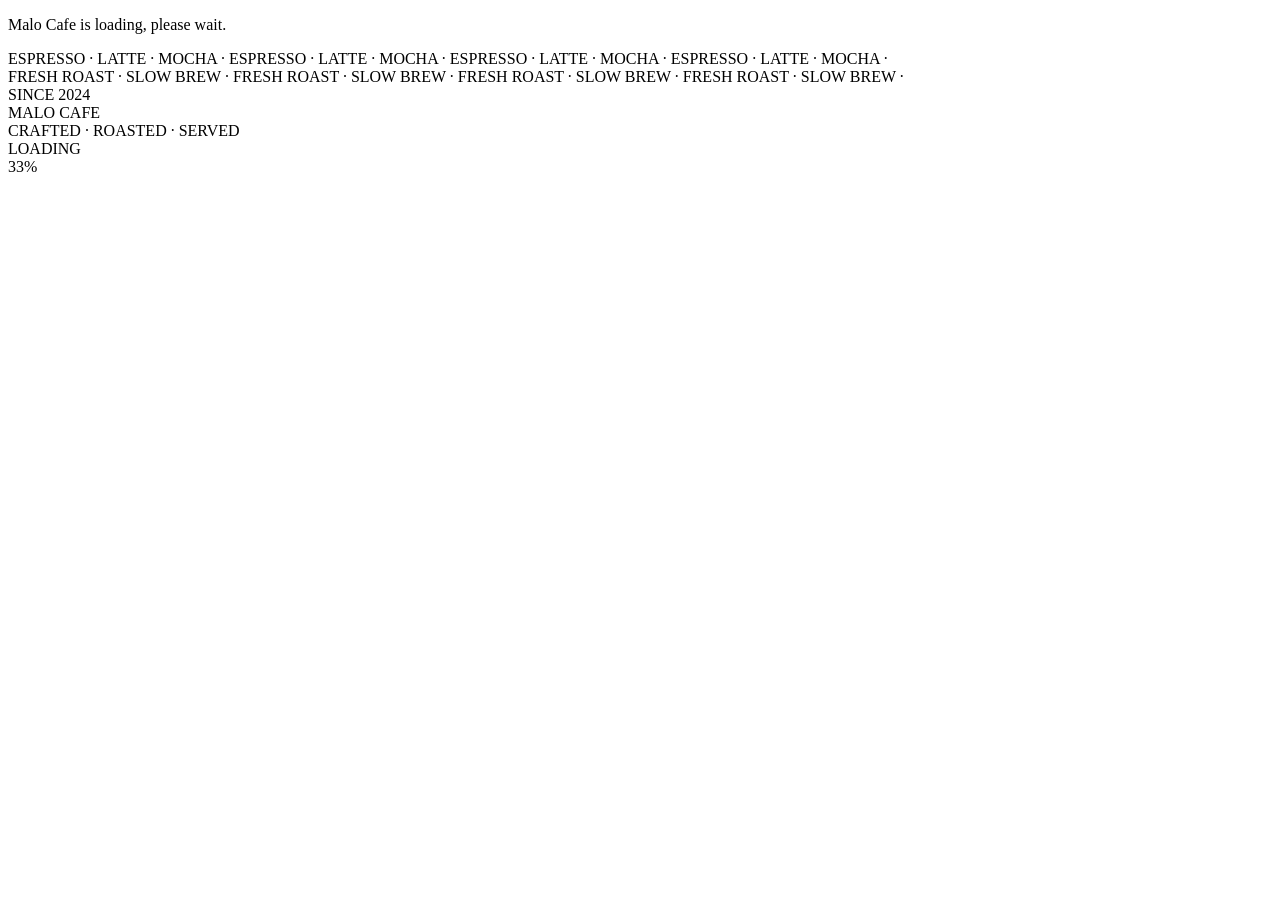
<file: preloader.html>
<!DOCTYPE html>
<html lang="en">
<head>
  <meta charset="UTF-8">
  <meta name="viewport" content="width=device-width, initial-scale=1.0">
  <title>Loading – Malo Cafe</title>
  <meta name="description" content="Malo Cafe is loading, please wait a moment.">
  <!-- FIX: Prevent indexing of this splash/redirect utility page -->
  <meta name="robots" content="noindex, nofollow">
  <meta name="theme-color" content="#f3ead8">

  <!-- Favicons -->
  <link rel="apple-touch-icon" sizes="180x180" href="/apple-touch-icon.png">
  <link rel="icon" type="image/png" sizes="32x32" href="images/favicon_io/favicon-32x32.png">
  <link rel="icon" type="image/png" sizes="16x16" href="images/favicon_io/favicon-16x16.png">
  <link rel="manifest" href="images/favicon_io/site.webmanifest">

</head>

<body>

  <!-- Screen-reader announcement while preloader plays -->
  <p class="sr-only" role="status" aria-live="polite">
    Malo Cafe is loading, please wait.
  </p>

  <!-- ============ PRELOADER ============ -->
  <div class="preloader" id="preloader" aria-hidden="true">
    <div class="bg-grain"></div>
    <div class="bg-rings"></div>

    <div class="marquee row1">
      <span>ESPRESSO &middot; LATTE &middot; MOCHA &middot; ESPRESSO &middot; LATTE &middot; MOCHA &middot;</span>
      <span>ESPRESSO &middot; LATTE &middot; MOCHA &middot; ESPRESSO &middot; LATTE &middot; MOCHA &middot;</span>
    </div>
    <div class="marquee row2">
      <span>FRESH ROAST &middot; SLOW BREW &middot; FRESH ROAST &middot; SLOW BREW &middot;</span>
      <span>FRESH ROAST &middot; SLOW BREW &middot; FRESH ROAST &middot; SLOW BREW &middot;</span>
    </div>

    <div class="stage">
      <div class="scene">
        <div class="ring"></div>
        <div class="ring inner"></div>
        <div class="badge">SINCE 2024</div>

        <div class="bean b1"></div><div class="bean b2"></div>
        <div class="bean b3"></div><div class="bean b4"></div>
        <div class="bean b5"></div><div class="bean b6"></div>

        <div class="cup">
          <div class="steam"><span></span><span></span><span></span></div>
          <div class="cup-body">
            <div class="pour"></div>
            <div class="liquid">
              <div class="drop d1"></div>
              <div class="drop d2"></div>
              <div class="drop d3"></div>
            </div>
          </div>
          <div class="handle"></div>
          <div class="saucer"></div>
        </div>
      </div>
    </div>

    <div class="word-wrap">
      <div class="word" aria-label="MALO CAFE">
        <span>M</span><span>A</span><span>L</span><span>O</span>
        <span>C</span><span>A</span><span>F</span><span>E</span>
      </div>
      <div class="tag">CRAFTED &middot; ROASTED &middot; SERVED</div>
    </div>

    <div class="progress-wrap" aria-hidden="true">
      <span>LOADING</span>
      <div class="bar"><i></i></div>
      <span class="pct" id="pct">0%</span>
    </div>
  </div>

  <script>
  'use strict';

  (function () {

    // ── Progress counter ─────────────────────────────────────
    var pct   = document.getElementById('pct');
    var start = performance.now();
    var dur   = 3200; // keep in sync with .bar i barFill duration

    function tick(now) {
      var t = Math.min(1, (now - start) / dur);
      // FIX: Null guard — safe if #pct is missing for any reason
      if (pct) pct.textContent = Math.round(t * 100) + '%';
      if (t < 1) requestAnimationFrame(tick);
    }
    requestAnimationFrame(tick);

    // ── Redirect to homepage ──────────────────────────────────
    // Timing:  3600ms = plOut animation starts
    //          4500ms = plOut animation ends (3600 + 900ms duration)
    var redirectTimer = setTimeout(function () {
      window.location.replace('/index.html');
    }, 4600);

    // ── Reduced-motion: skip immediately ─────────────────────
    // For users who prefer reduced motion, skip the full 4.6s wait
    // and redirect after a brief moment so the page isn't jarring.
    if (window.matchMedia('(prefers-reduced-motion: reduce)').matches) {
      clearTimeout(redirectTimer);
      setTimeout(function () {
        window.location.replace('/index.html');
      }, 400);
    }

    // ── Cleanup if user navigates away manually ───────────────
    window.addEventListener('pagehide', function () {
      clearTimeout(redirectTimer);
    }, { once: true });

  })();
  </script>

</body>
</html>
</file>
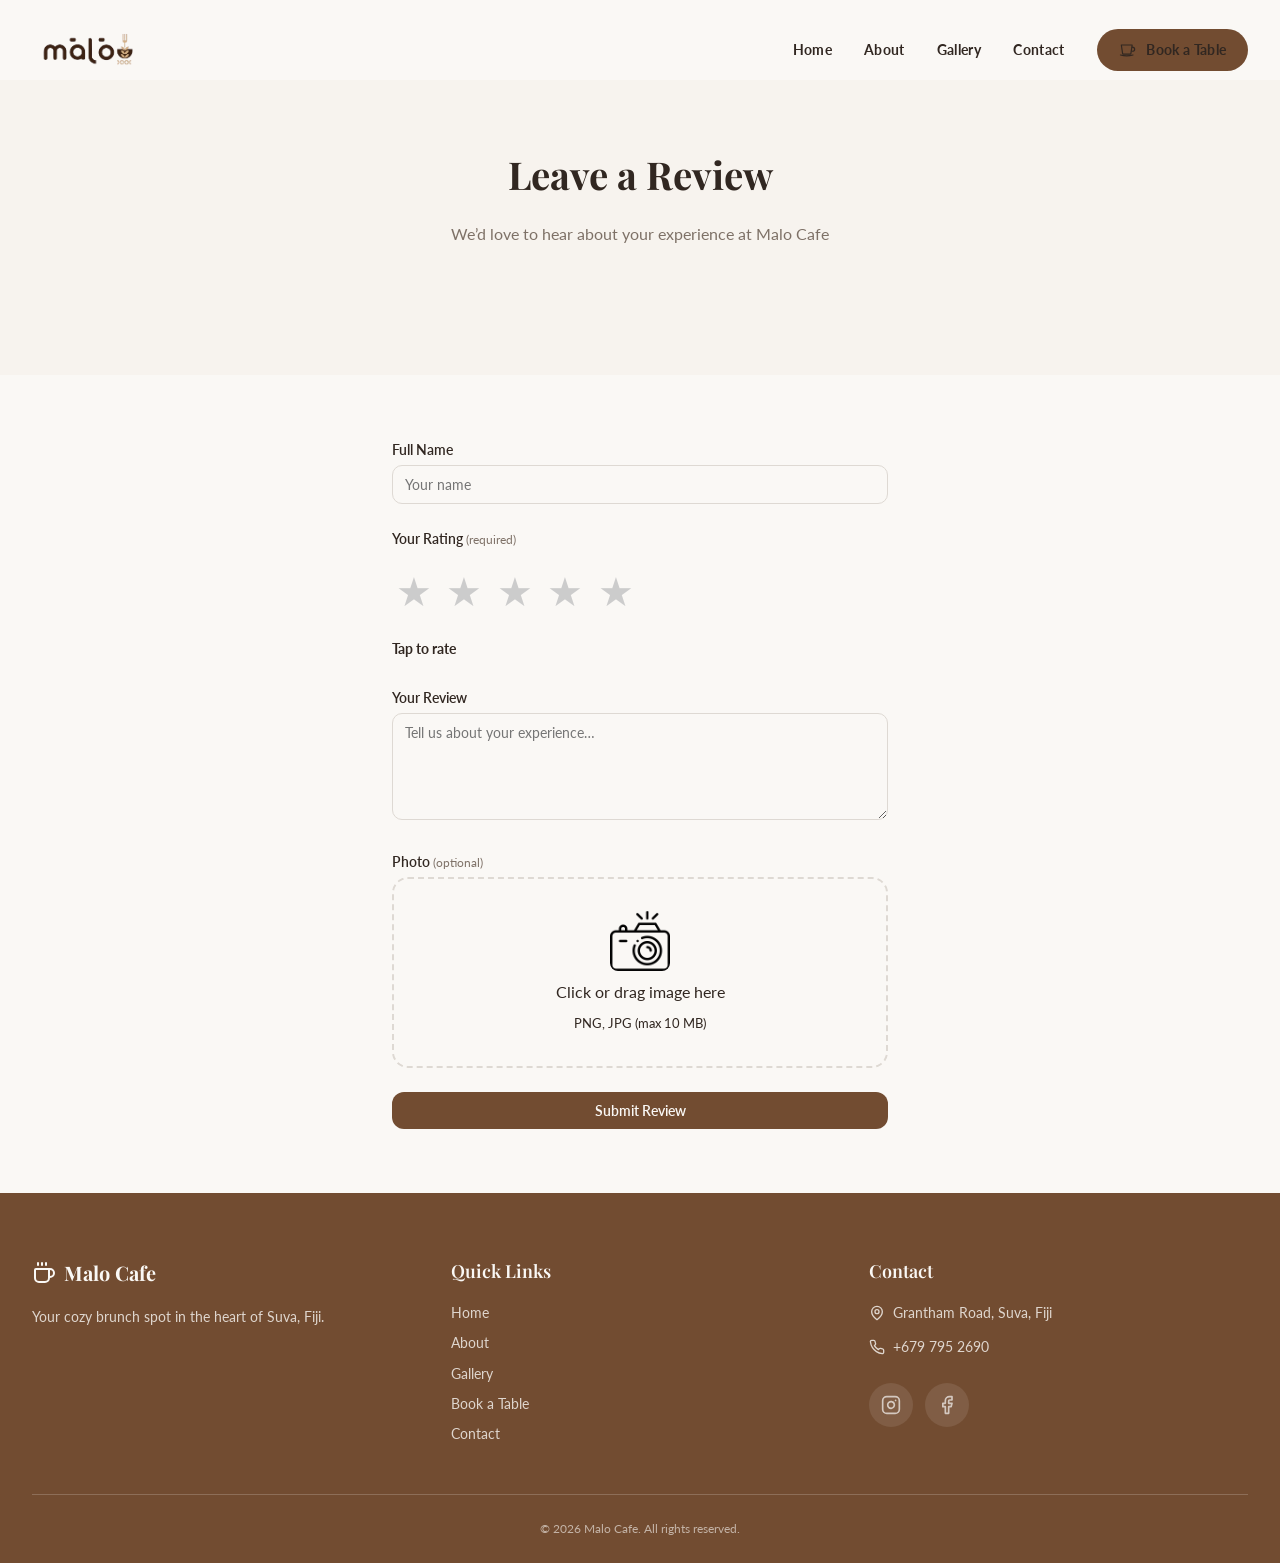
<file: review.html>
<!DOCTYPE html>
<html lang="en">
<head>
  <meta charset="UTF-8">
  <meta name="viewport" content="width=device-width, initial-scale=1.0">
  <title>Leave a Review – Malo Cafe</title>
  <meta name="description" content="Share your experience at Malo Cafe. Leave a review and let us know how we're doing.">
  <meta name="theme-color" content="#5b3a22">

  <link rel="canonical" href="https://malocafe.com/review.html">

  <!-- Open Graph -->
  <meta property="og:type"        content="website">
  <meta property="og:url"         content="https://malocafe.com/review.html">
  <meta property="og:title"       content="Leave a Review – Malo Cafe">
  <meta property="og:description" content="Share your experience at Malo Cafe in Suva, Fiji. We'd love to hear from you.">
  <meta property="og:image"       content="https://malocafe.com/images/nav-logo.png">
  <meta name="twitter:card"       content="summary_large_image">

  <!-- Favicons -->
  <link rel="apple-touch-icon" sizes="180x180" href="/apple-touch-icon.png">
  <link rel="icon" type="image/png" sizes="32x32" href="images/favicon_io/favicon-32x32.png">
  <link rel="icon" type="image/png" sizes="16x16" href="images/favicon_io/favicon-16x16.png">
  <link rel="manifest" href="images/favicon_io/site.webmanifest">

  <link rel="stylesheet" href="style.css">
</head>
<body>

  <!-- ============ NAVBAR ============ -->
  <nav class="navbar" role="navigation" aria-label="Main navigation">
    <div class="container">
      <a href="index.html" class="navbar-brand">
        <img src="images/nav-logo.png" alt="Malo Cafe – Home" class="logo-img">
      </a>
      <div class="nav-links">
        <a href="index.html">Home</a>
        <a href="about.html">About</a>
        <a href="gallery.html">Gallery</a>
        <a href="contact.html">Contact</a>
        <a href="booking.html" class="btn-book pill-btn">
          <svg class="cup-svg" viewBox="0 0 24 24" xmlns="http://www.w3.org/2000/svg" aria-hidden="true" focusable="false">
            <path class="steam-1" d="M7 4 Q6 2.5 7 1"/>
            <path class="steam-2" d="M10 4 Q9 2.5 10 1"/>
            <path class="steam-3" d="M13 4 Q12 2.5 13 1"/>
            <path d="M4 6 h13 l-1.5 10 a1 1 0 0 1-1 0.9 H6.5 a1 1 0 0 1-1-0.9 Z" stroke="currentColor" stroke-width="1.4" stroke-linejoin="round" fill="none"/>
            <path d="M17 8.5 q3 0 3 2.5 t-3 2.5" stroke="currentColor" stroke-width="1.4" stroke-linecap="round" fill="none"/>
            <path d="M3 18 Q10.5 20 18 18" stroke="currentColor" stroke-width="1.4" stroke-linecap="round" fill="none"/>
          </svg>
          Book a Table
        </a>
      </div>
      <label class="hamburger" aria-label="Toggle mobile menu">
        <input type="checkbox" id="hamburger-check">
        <svg viewBox="0 0 32 32" aria-hidden="true" focusable="false">
          <path class="line line-top-bottom" d="M27 10 13 10C10.8 10 9 8.2 9 6 9 3.5 10.8 2 13 2 15.2 2 17 3.8 17 6L17 26C17 28.2 18.8 30 21 30 23.2 30 25 28.2 25 26 25 23.8 23.2 22 21 22L7 22"></path>
          <path class="line" d="M7 16 27 16"></path>
        </svg>
      </label>
    </div>
    <div class="mobile-menu">
      <a href="index.html">Home</a>
      <a href="about.html">About</a>
      <a href="gallery.html">Gallery</a>
      <a href="contact.html">Contact</a>
      <a href="booking.html" class="btn-book-mobile">Book a Table</a>
    </div>
  </nav>


  <!-- ============ PAGE CONTENT ============ -->
  <div class="page-header">

    <!-- Page Title -->
    <section class="section section-card" aria-labelledby="review-heading">
      <div class="container" style="text-align:center;">
        <h1 class="section-title" id="review-heading">Leave a Review</h1>
        <!-- FIX: .section-subtitle replaces four inline styles -->
        <p class="section-subtitle">We&rsquo;d love to hear about your experience at Malo Cafe</p>
      </div>
    </section>

    <section class="section">
      <div class="container" style="max-width:560px;">

        <form id="reviewForm" class="review-form" novalidate>

          <!-- Full Name -->
          <div class="form-group">
            <label for="reviewName">Full Name</label>
            <!-- FIX: autocomplete helps mobile users autofill -->
            <input
              type="text"
              id="reviewName"
              name="reviewName"
              placeholder="Your name"
              required
              autocomplete="name"
            >
          </div>

          <!-- Star Rating -->

          <div class="form-group">
            <div
              id="star-rating-group"
              role="group"
              aria-labelledby="rating-label"
            >
              <p id="rating-label" style="font-weight:600;font-size:0.875rem;margin-bottom:0.5rem;">
                Your Rating <span class="label-optional">(required)</span>
              </p>
              <div class="star-rating-input" id="starRating" aria-required="true">
                <span class="star-btn" data-value="1" role="radio" aria-label="1 star" aria-checked="false" tabindex="0">&#9733;</span>
                <span class="star-btn" data-value="2" role="radio" aria-label="2 stars" aria-checked="false" tabindex="-1">&#9733;</span>
                <span class="star-btn" data-value="3" role="radio" aria-label="3 stars" aria-checked="false" tabindex="-1">&#9733;</span>
                <span class="star-btn" data-value="4" role="radio" aria-label="4 stars" aria-checked="false" tabindex="-1">&#9733;</span>
                <span class="star-btn" data-value="5" role="radio" aria-label="5 stars" aria-checked="false" tabindex="-1">&#9733;</span>
              </div>
              <div class="rating-text" id="ratingText" aria-live="polite">Tap to rate</div>
              <input type="hidden" id="ratingValue" name="ratingValue" value="0">
            </div>
          </div>

          <!-- Review Text -->
          <div class="form-group">
            <label for="reviewText">Your Review</label>
            <textarea
              id="reviewText"
              name="reviewText"
              rows="5"
              placeholder="Tell us about your experience&hellip;"
              required
              autocomplete="off"
            ></textarea>
          </div>

          <!-- Photo Upload -->
          <div class="form-group">
            <label id="photo-label">
              Photo <span class="label-optional">(optional)</span>
            </label>
            <div
              class="image-upload-area"
              id="imageUploadArea"
              role="button"
              tabindex="0"
              aria-labelledby="photo-label"
              aria-describedby="upload-hint"
            >
              <input
                type="file"
                id="reviewImage"
                name="reviewImage"
                accept="image/*"
                hidden
                aria-hidden="true"
              >
              <div id="uploadPrompt" class="upload-prompt">
                <span class="upload-icon">
                  <!-- FIX: alt, loading, width, height added to camera icon -->
                  <img
                    src="images/icon/camera.png"
                    alt=""
                    aria-hidden="true"
                    loading="lazy"
                    width="60"
                    height="60"
                  >
                </span>
                <p>Click or drag image here</p>
                <!-- FIX: Updated to 10MB to match actual script.js limit -->
                <small id="upload-hint">PNG, JPG (max 10&nbsp;MB)</small>
              </div>
              <div id="imagePreview" class="image-preview" style="display:none;">
                <!--
                  FIX: src omitted — empty src="" causes a spurious
                  page request in some browsers. JS sets it dynamically.
                -->
                <img id="previewImg" alt="Your uploaded photo preview">
                <button
                  type="button"
                  class="remove-image"
                  id="removeImage"
                  aria-label="Remove uploaded photo"
                >&times;</button>
              </div>
            </div>
          </div>

          <button type="submit" class="btn btn-full" id="submitReviewBtn">
            Submit Review
          </button>

        </form>

        
        <div
          id="reviewSuccess"
          class="review-success-wrap"
          style="display:none;"
          role="alert"
          aria-live="assertive"
        >
          <div class="review-success-icon">
            <svg
              xmlns="http://www.w3.org/2000/svg"
              viewBox="0 0 24 24"
              fill="none"
              stroke="currentColor"
              stroke-width="2.5"
              stroke-linecap="round"
              stroke-linejoin="round"
              width="32"
              height="32"
              aria-hidden="true"
              focusable="false"
            >
              <polyline points="20 6 9 17 4 12"/>
            </svg>
          </div>
          <h2>Thank You!</h2>
          <p>Your review has been submitted successfully.</p>
          <p class="review-success-note">
            It will appear on our site once approved by our team.
          </p>
          <button class="btn" id="leaveAnotherBtn" type="button">
            Leave Another Review
          </button>
        </div>

      </div>
    </section>

  </div><!-- /.page-header -->


  <!-- ============ FOOTER ============ -->
  <footer class="footer" role="contentinfo">
    <div class="container">
      <div class="footer-grid">

        <div>
          <div class="footer-brand">
            <svg xmlns="http://www.w3.org/2000/svg" width="24" height="24" viewBox="0 0 24 24" fill="none" stroke="currentColor" stroke-width="2" stroke-linecap="round" stroke-linejoin="round" aria-hidden="true" focusable="false"><path d="M10 2v2"/><path d="M14 2v2"/><path d="M16 8a1 1 0 0 1 1 1v8a4 4 0 0 1-4 4H7a4 4 0 0 1-4-4V9a1 1 0 0 1 1-1h14a4 4 0 1 1 0 8h-1"/><path d="M6 2v2"/></svg>
            <span>Malo Cafe</span>
          </div>
          <p>Your cozy brunch spot in the heart of Suva, Fiji.</p>
        </div>

        <div>
          <h4>Quick Links</h4>
          <nav aria-label="Footer navigation">
            <div class="footer-links">
              <a href="index.html">Home</a>
              <a href="about.html">About</a>
              <a href="gallery.html">Gallery</a>
              <a href="booking.html">Book a Table</a>
              <a href="contact.html">Contact</a>
            </div>
          </nav>
        </div>

        <div>
          <h4>Contact</h4>
          <div class="footer-contact">
            <div class="footer-contact-item">
              <svg xmlns="http://www.w3.org/2000/svg" width="16" height="16" viewBox="0 0 24 24" fill="none" stroke="currentColor" stroke-width="2" stroke-linecap="round" stroke-linejoin="round" aria-hidden="true" focusable="false"><path d="M20 10c0 6-8 12-8 12s-8-6-8-12a8 8 0 0 1 16 0Z"/><circle cx="12" cy="10" r="3"/></svg>
              <span>Grantham Road, Suva, Fiji</span>
            </div>
            <div class="footer-contact-item">
              <svg xmlns="http://www.w3.org/2000/svg" width="16" height="16" viewBox="0 0 24 24" fill="none" stroke="currentColor" stroke-width="2" stroke-linecap="round" stroke-linejoin="round" aria-hidden="true" focusable="false"><path d="M22 16.92v3a2 2 0 0 1-2.18 2 19.79 19.79 0 0 1-8.63-3.07 19.5 19.5 0 0 1-6-6 19.79 19.79 0 0 1-3.07-8.67A2 2 0 0 1 4.11 2h3a2 2 0 0 1 2 1.72c.127.96.361 1.903.7 2.81a2 2 0 0 1-.45 2.11L8.09 9.91a16 16 0 0 0 6 6l1.27-1.27a2 2 0 0 1 2.11-.45c.907.339 1.85.573 2.81.7A2 2 0 0 1 22 16.92Z"/></svg>
              <!-- FIX: Callable tel link -->
              <a href="tel:+6797952690">+679 795 2690</a>
            </div>
            <div class="footer-social">
              <!-- FIX: rel="noopener noreferrer" + descriptive aria-labels -->
              <a
                href="https://www.instagram.com/malocafefiji/"
                class="footer-social-btn social-instagram"
                aria-label="Malo Cafe on Instagram"
                target="_blank"
                rel="noopener noreferrer"
              >
                <div class="footer-social-fill" aria-hidden="true"></div>
                <svg xmlns="http://www.w3.org/2000/svg" width="20" height="20" viewBox="0 0 24 24" fill="none" stroke="currentColor" stroke-width="2" stroke-linecap="round" stroke-linejoin="round" aria-hidden="true" focusable="false"><rect width="20" height="20" x="2" y="2" rx="5" ry="5"/><path d="M16 11.37A4 4 0 1 1 12.63 8 4 4 0 0 1 16 11.37z"/><line x1="17.5" x2="17.51" y1="6.5" y2="6.5"/></svg>
                <span class="footer-social-tooltip" aria-hidden="true">Instagram</span>
              </a>
              <a
                href="https://www.facebook.com/p/Malo-Cafe-Fiji-61567875821662/"
                class="footer-social-btn social-facebook"
                aria-label="Malo Cafe on Facebook"
                target="_blank"
                rel="noopener noreferrer"
              >
                <div class="footer-social-fill" aria-hidden="true"></div>
                <svg xmlns="http://www.w3.org/2000/svg" width="20" height="20" viewBox="0 0 24 24" fill="none" stroke="currentColor" stroke-width="2" stroke-linecap="round" stroke-linejoin="round" aria-hidden="true" focusable="false"><path d="M18 2h-3a5 5 0 0 0-5 5v3H7v4h3v8h4v-8h3l1-4h-4V7a1 1 0 0 1 1-1h3z"/></svg>
                <span class="footer-social-tooltip" aria-hidden="true">Facebook</span>
              </a>
            </div>
          </div>
        </div>

      </div>
      <div class="footer-bottom">
        <p>&copy; 2026 Malo Cafe. All rights reserved.</p>
      </div>
    </div>
  </footer>

  <script src="script.js"></script>
</body>
</html>
</file>
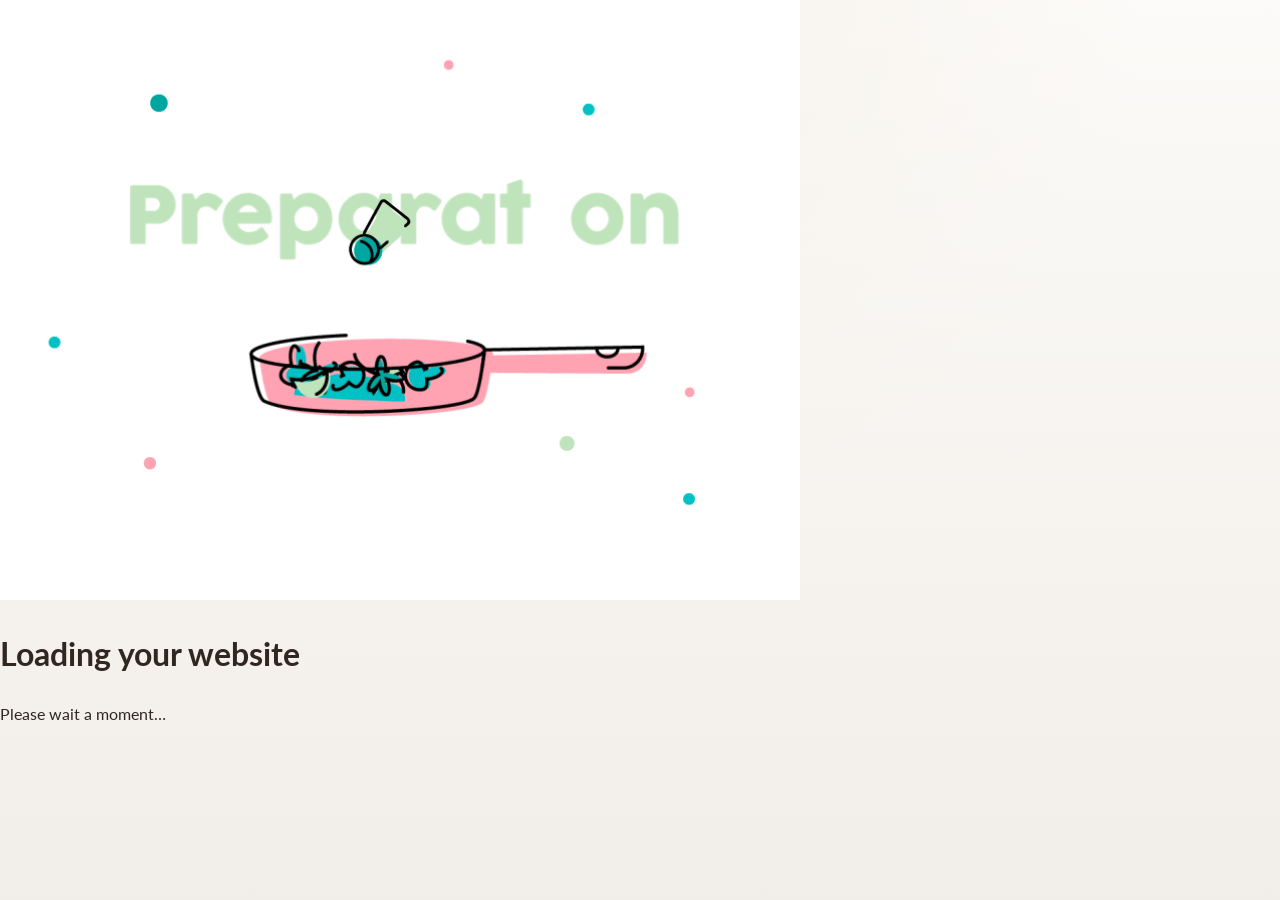
<file: status-loading.html>
<!DOCTYPE html>
<html lang="en">
<head>
  <meta charset="UTF-8">
  <meta name="viewport" content="width=device-width, initial-scale=1.0">
  <title>Website with Loading Screen</title>
  <link rel="stylesheet" href="status.css">

  </head>
<body>
  
<noscript>
  <meta http-equiv="refresh" content="2;url=/index.html">
</noscript>

  <!-- Loading Screen -->
  <div id="loading-screen">
    <img src="images/loading.gif" alt="Loading GIF" loading="lazy">
    <h1>Loading your website</h1>
    <p>Please wait a moment…</p>
    <div class="dots">
      <div class="dot"></div>
      <div class="dot"></div>
      <div class="dot"></div>
    </div>
  </div>

  <script src="status.js"></script>

  </body>
</html>
</file>
<file: style.css>
@import url('https://fonts.googleapis.com/css2?family=Playfair+Display:ital,wght@0,400;0,500;0,600;0,700;1,400;1,500&family=Lato:wght@300;400;700&display=swap');

/* ============================================================
   MALO CAFE — MAIN STYLESHEET
   Sections:
   1.  Reset & Root Variables
   2.  Base Styles
   3.  Navbar
   4.  Logo
   5.  Hero
   6.  Sections & Layout
   7.  Grid
   8.  Highlight Cards
   9.  Menu Cards
   10. Review Carousel
   11. Gallery
   12. About
   13. Contact
   14. Booking Form
   15. Footer
   16. Animations
   17. Find Us
   18. Preloader
   19. Page Transition Loader
   20. Review Form (star rating, upload)
   21. Responsive overrides
   22. Print
   ============================================================ */


/* ===== 1. RESET & ROOT VARIABLES ===== */

*, *::before, *::after {
  box-sizing: border-box;
  margin: 0;
  padding: 0;
}

:root {
  --background:           hsl(36, 33%, 97%);
  --foreground:           hsl(25, 20%, 16%);
  --card:                 hsl(37, 36%, 95%);
  --card-foreground:      hsl(25, 20%, 16%);
  --primary:              hsl(25, 40%, 32%);
  --primary-foreground:   hsl(36, 33%, 97%);
  --secondary:            hsl(85, 20%, 85%);
  --secondary-foreground: hsl(25, 20%, 16%);
  --muted:                hsl(35, 20%, 90%);
  --muted-foreground:     hsl(25, 10%, 45%);
  --accent:               hsl(85, 25%, 72%);
  --accent-foreground:    hsl(25, 20%, 16%);
  --border:               hsl(30, 15%, 85%);
  --cafe-warm:            hsl(30, 50%, 92%);
  --cafe-brown:           hsl(25, 40%, 32%);
  --cafe-cream:           hsl(38, 40%, 95%);
  --cafe-green:           hsl(85, 25%, 72%);
  --cafe-green-dark:      hsl(85, 30%, 40%);
  --cafe-gold:            hsl(38, 60%, 55%);
  --radius:               0.75rem;

  /* FIX: Added preloader variables here to avoid duplicate :root blocks */
  --cream:    #f3ead8;
  --cream-2:  #e9dcc0;
  --espresso: #1c100a;
  --coffee:   #5b3a22;
  --caramel:  #d4904a;
  --crema:    #e6c089;
  --gold:     #f0c270;

  /* Tell the browser this is a light-only page so it doesn't
     inject dark-mode colours into inputs / scrollbars */
  color-scheme: light;
}


/* ===== 2. BASE STYLES ===== */

html {
  scroll-behavior: smooth;
  /* Firefox scrollbar */
  scrollbar-width: thin;
  scrollbar-color: var(--cafe-brown) var(--cafe-cream);
}
 
body {
  font-family: 'Lato', sans-serif;
  background: var(--background);
  color: var(--foreground);
  -webkit-font-smoothing: antialiased;
  -moz-osx-font-smoothing: grayscale;
  line-height: 1.6;
}
 
h1, h2, h3, h4, h5, h6 { font-family: 'Playfair Display', serif; }
 
a   { text-decoration: none; color: inherit; }
img { max-width: 100%; display: block; }
button { cursor: pointer; font-family: inherit; }
 
/* Accessible focus ring — visible only for keyboard users */
:focus-visible {
  outline: 3px solid var(--primary);
  outline-offset: 3px;
  border-radius: 4px;
}
 
.container { max-width: 1400px; margin: 0 auto; padding: 0 2rem; }
 
/* Chrome/Edge/Safari scrollbar */
::-webkit-scrollbar            { width: 10px; }
::-webkit-scrollbar-track      { background: var(--cafe-cream); border-radius: 10px; }
::-webkit-scrollbar-thumb      { background: linear-gradient(180deg, var(--cafe-brown), #8b5c2c); border-radius: 10px; border: 2px solid var(--cafe-cream); }
::-webkit-scrollbar-thumb:hover { background: linear-gradient(180deg, #8b5c2c, var(--cafe-brown)); }


/* ===== 3. NAVBAR ===== */

.navbar {
  position: fixed;
  top: 0; left: 0; right: 0;
  z-index: 50;
  padding: 1.25rem 0;
  transition: background 0.3s, box-shadow 0.3s, padding 0.3s;
}

.navbar.scrolled {
  background: rgba(248, 246, 243, 0.95);
  backdrop-filter: blur(12px);
  -webkit-backdrop-filter: blur(12px);
  box-shadow: 0 4px 20px rgba(0, 0, 0, 0.08);
  padding: 0.75rem 0;
}

.navbar .container { 
  display: flex; 
  align-items: center; 
  justify-content: space-between; 
}

.navbar-brand {
  display: flex;
  align-items: center;
  gap: 0.5rem;
  text-decoration: none;
}

.nav-links { display: flex;
  align-items: center; 
  gap: 2rem; 
}

.nav-links a {
  font-size: 0.875rem;
  font-weight: 700;
  letter-spacing: 0.025em;
  color: var(--foreground);
  transition: color 0.2s, background 0.2s;
}

.nav-links a:hover { 
  color: var(--primary); 
}

.nav-links a.active {
  color: var(--primary);
  background: var(--cafe-warm);
  padding: 0.3rem 0.85rem;
  border-radius: 999px;
}

/* ===== BUTTONS ===== */
.btn {
  display: inline-flex;
  align-items: center;
  justify-content: center;
  padding: 0.625rem 1.5rem;
  border-radius: var(--radius);
  font-weight: 600;
  font-size: 0.875rem;
  border: none;
  background: var(--primary);
  color: var(--primary-foreground);
  transition: opacity 0.2s, transform 0.2s, box-shadow 0.2s;
}
.btn:hover {
   opacity: 0.9; 
  }
.btn-lg { 
  padding: 0.875rem 2rem; 
  font-size: 1rem; 
}

.btn-secondary { 
  color: var(--foreground); 
  background-color: hsl(35, 20%, 88%); 
}
.btn-full {
  width: 100%; 
}
.btn-primary { 
  transition: transform 0.2s, box-shadow 0.2s; 
}
.btn-primary:hover { 
  transform: translateY(-2px); 
  box-shadow: 0 10px 20px rgba(0, 0, 0, 0.1); 
}


/* ===== COFFEE BOOKING BUTTON ===== */

.pill-btn { 
  border-radius: 999px; 
}

.btn-book {
  display: inline-flex;
  align-items: center;
  gap: 8px;
  padding: 0.6rem 1.35rem;
  background: var(--primary);
  color: white ;
  border: none;
  border-radius: 999px;
  font-size: 0.875rem;
  font-weight: 700;
  letter-spacing: 0.02em;
  cursor: pointer;
  font-family: 'Lato', sans-serif;
  text-decoration: none;
  transition: background 0.25s, transform 0.2s, color 0.2s;
}


.btn-book:hover { 
  background: #8b5c2c; 
  transform: translateY(-1px);
  color: #ffffff ; 
}

.btn-book .cup-svg {
  width: 20px;
  height: 20px;
  flex-shrink: 0;
  overflow: visible;
}

.btn-book .steam-1,
.btn-book .steam-2,
.btn-book .steam-3 {
  stroke: var(--primary-foreground);
  stroke-width: 1.5;
  stroke-linecap: round;
  fill: none;
  opacity: 0;
}

/* FIX: Steam stroke on hover should stay white, not turn black */
.btn-book:hover .steam-1 { animation: cupsteam 1.2s ease-in-out infinite; stroke: rgb(255, 255, 255); }
.btn-book:hover .steam-2 { animation: cupsteam 1.2s ease-in-out 0.2s infinite; stroke: rgb(255, 255, 255); }
.btn-book:hover .steam-3 { animation: cupsteam 1.2s ease-in-out 0.4s infinite; stroke: rgb(255, 255, 255); }
@keyframes cupsteam {
  0%   { opacity: 0;   transform: translateY(0px)   scaleX(1); }
  30%  { opacity: 0.9; transform: translateY(-3px)  scaleX(1.1); }
  70%  { opacity: 0.5; transform: translateY(-7px)  scaleX(0.9); }
  100% { opacity: 0;   transform: translateY(-11px) scaleX(1); }
}

.btn-book-mobile {
  display: none;
  align-items: center;
  padding: 0.6rem 1.35rem;
  background: var(--primary);
  color: #ffffff;
  border: none;
  border-radius: 999px;
  font-size: 0.875rem;
  font-weight: 700;
  cursor: pointer;
  font-family: 'Lato', sans-serif;
  text-decoration: none;
  transition: background 0.25s;
  width: 100%;
  justify-content: center;
}

.btn-book-mobile:hover {
  background: #8b5c2c; 
  color: #ffffff; 
}

@media (max-width: 768px) {
  .btn-book        { display: none; }
  .btn-book-mobile { display: inline-flex; }
}

/* ===== HAMBURGER & MOBILE MENU ===== */

.hamburger {
  display: none;
  cursor: pointer;
  background: none;
  border: none;
  padding: 0;
}

.hamburger input { 
  display: none; 
}

.hamburger svg {
  height: 2.25rem;
  transition: transform 600ms cubic-bezier(0.4, 0, 0.2, 1);
}

.hamburger .line {
  fill: none;
  stroke: var(--foreground);
  stroke-linecap: round;
  stroke-linejoin: round;
  stroke-width: 3;
  transition:
    stroke-dasharray 600ms cubic-bezier(0.4, 0, 0.2, 1),
    stroke-dashoffset 600ms cubic-bezier(0.4, 0, 0.2, 1);
}

.hamburger .line-top-bottom {
  stroke-dasharray: 12 63; 
}

.hamburger input:checked + svg { 
  transform: rotate(-45deg); 
}

.hamburger input:checked + svg .line-top-bottom {
  stroke-dasharray: 20 300;
  stroke-dashoffset: -32.42;
}
.home-page .navbar:not(.scrolled) .hamburger .line { stroke: white; }

.mobile-menu {
  display: none;
  flex-direction: column;
  gap: 1rem;
  background: rgba(248, 246, 243, 0.98);
  backdrop-filter: blur(12px);
  -webkit-backdrop-filter: blur(12px); 
  border-top: 1px solid var(--border);
  padding: 1.5rem 2rem;
}

.mobile-menu.open { 
  display: flex; 
}

.mobile-menu a { 
  font-size: 1rem; 
  font-weight: 500; 
  color: var(--muted-foreground); 
}

.mobile-menu a:hover,
.mobile-menu a.active { 
  color: var(--primary); 
}


/* ===== HOME PAGE — TRANSPARENT NAVBAR OVER HERO ===== */

.home-page .navbar { 
  background: transparent; 
}
.home-page .navbar .nav-links a:not(.btn) { 
  color: white; 
  background: none; 
}

.home-page .navbar .nav-links a:not(.btn):hover { 
  color: rgba(255,255,255,0.75); 
  background: none; 
}

.home-page .navbar .nav-links a.active:not(.btn) { 
  color: white; 
  background: rgba(255,255,255,0.15); 
}

.home-page .navbar .btn { 
  background: var(--primary); 
  color: white; 
}

.home-page .navbar .btn:hover {
  background: #8b5c2c; 
  color: white; 
}

.home-page .navbar:not(.scrolled) .btn-book {
  background: transparent;
  color: white ;
  border: 2px solid rgba(255,255,255,0.7);
  border-radius: 999px;
}
.home-page .navbar:not(.scrolled) .btn-book .line,
.home-page .navbar:not(.scrolled) .btn-book .cup-svg path { 
  stroke: white; 
}

.home-page .navbar:not(.scrolled) .btn-book:hover {
  background: rgba(255,255,255,0.15);
  color: white !important;
  border-color: white;
  transform: translateY(-1px);
}

.home-page .navbar.scrolled { 
  background: rgba(248, 246, 243, 0.95); 
}

.home-page .navbar.scrolled .nav-links a:not(.btn) { 
  color: var(--foreground);
}

.home-page .navbar.scrolled .nav-links a:not(.btn):hover { 
  color: var(--primary); 
}

.home-page .navbar.scrolled .nav-links a.active:not(.btn) { 
  color: var(--primary); 
  background: var(--cafe-warm); 
}

.home-page .navbar.scrolled .btn { 
  color: white; 
}

.home-page .navbar.scrolled .btn:hover { 
  background: #8b5c2c; 
  color: white; 
}

.home-page .navbar.scrolled .btn-book {
  background: transparent; 
  color: var(--cafe-brown) ;
  border: 2px solid var(--cafe-brown);
}

/* icon (cup outline) */
.home-page .navbar.scrolled .btn-book .cup-svg path {
  stroke: var(--cafe-brown);
}

/* steam color */
.home-page .navbar.scrolled .btn-book .steam-1,
.home-page .navbar.scrolled .btn-book .steam-2,
.home-page .navbar.scrolled .btn-book .steam-3 {
  stroke: var(--cafe-brown);
}

/* hover state (optional but nice) */
.home-page .navbar.scrolled .btn-book:hover {
  background: var(--cafe-brown);
  color: rgb(255, 255, 255) ;
  border-color: var(--cafe-brown);
}

/* hover steam stays white when filled */
.home-page .navbar.scrolled .btn-book:hover .steam-1,
.home-page .navbar.scrolled .btn-book:hover .steam-2,
.home-page .navbar.scrolled .btn-book:hover .steam-3 {
  stroke: #000000;
}


/* ===== 4. LOGO ===== */

.logo-img {
  height: 60px;
  width: auto;
  display: block;
  object-fit: contain;
  transition: all 0.3s ease;
}
.navbar-brand:hover .logo-img {
  transform: scale(1.05);
  opacity: 0.9;
}


/* ===== 5. HERO ===== */

.hero {
  position: relative;
  height: 100vh;
  min-height: 600px;
  display: flex;
  align-items: center;
  justify-content: center;
  overflow: hidden;
}

.hero .container {
  display: flex;
  justify-content: center;
  align-items: center;
}

.hero-bg {
  position: absolute;
  inset: 0;
}

.hero-bg img {
  width: 100%;
  height: 100%;
  object-fit: cover;
}

.hero-overlay {
  position: absolute;
  inset: 0;
  background: rgba(46, 34, 25, 0.5);
}

.hero-content {
  position: relative;
  z-index: 10;
  width: 100%;
  text-align: center;
}

.hero-content h1 {
  font-size: clamp(3rem, 8vw, 6rem);
  font-weight: 700;
  color: var(--primary-foreground);
  line-height: 1.1;
  letter-spacing: -0.02em;
  text-shadow: 0 2px 24px rgba(0,0,0,0.25);
}


/* SLIDESHOW */
.slideshow {
  position: relative;
  width: 100%;
  aspect-ratio: 1;
  border-radius: var(--radius);
  overflow: hidden;
}

.slide {
  position: absolute;
  inset: 0;
  width: 100%;
  height: 100%;
  object-fit: cover;
  opacity: 0;
  transition: opacity 1s ease-in-out;
}

.slide.active {
  opacity: 1;
}



/* ===== 6. SECTIONS & LAYOUT ===== */

.section { 
  padding: 6rem 0; 
}
.section-card { background: var(--card); 
  position: relative; 
  padding-bottom: 2rem; 
  text-align: center; 
}
.section-primary { background: var(--primary); 
  color: var(--primary-foreground); 
  text-align: center; 
}

.section-title { font-size: clamp(1.875rem, 3vw, 2.5rem); 
  font-weight: 700; 
  text-align: center; 
  margin-bottom: 1rem; 
}

.section-subtitle { text-align: center; 
  color: var(--muted-foreground); 
  max-width: 32rem; 
  margin: 0 auto 4rem; 
}

.page-header          { padding-top: 5rem; }
.page-header .section { padding: 4rem 0; }

.section-card .btn.review { 
  display: inline-block; 
  margin-top: 1.5rem; 
  color: var(--foreground); 
  background-color: hsl(35, 20%, 88%); 
}


/* ===== 7. GRID ===== */

.grid-2 { display: grid; gap: 3rem; }
.grid-3 { display: grid; gap: 1.5rem; }
.grid-4 { display: grid; gap: 2rem; }


/* ===== 8. HIGHLIGHT CARDS ===== */

.highlight-card {
  text-align: center;
  padding: 1.5rem;
  border-radius: var(--radius);
  background: var(--background);
  border: 1px solid var(--border);
  transition: box-shadow 0.3s, transform 0.3s; 
}

.highlight-card:hover { 
  box-shadow: 0 10px 30px rgba(0, 0, 0, 0.08); 
  transform: translateY(-3px); 
}

.highlight-icon {
  width: 3.5rem;
  height: 3.5rem;
  border-radius: 50%;
  background: #ffffff;
  display: flex;
  align-items: center;
  justify-content: center;
  margin: 0 auto 1rem;
}

.highlight-icon svg {
  width: 28px; 
  height: 28px; 
  color: var(--accent-foreground); 
}

.highlight-card h3 { 
  font-size: 1.125rem; 
  font-weight: 600; 
  margin-bottom: 0.5rem; 
}

.highlight-card p { 
  font-size: 0.875rem; 
  color: var(--muted-foreground); 
}


/* ===== 9. MENU CARDS ===== */

.menu-card {
  border-radius: var(--radius);
  overflow: hidden;
  border: 1px solid var(--border);
  background: var(--card);
}
.menu-card .img-wrap { 
  aspect-ratio: 4/3; 
  overflow: hidden; 
}

.menu-card img {
  width: 100%; 
  height: 100%; 
  object-fit: cover; 
  transition: transform 0.5s; 
}
.menu-card:hover img { 
  transform: scale(1.1); 
}

.menu-card .info { 
  padding: 1.25rem; 
  display: flex; 
  align-items: center; 
  justify-content: space-between; 
}

.menu-card .info h3   { 
  font-size: 1.125rem; 
  font-weight: 600; 
}

.menu-card .info span { 
  font-size: 1.125rem; 
  font-weight: 700; 
  color: var(--primary); 
}


/* ===== 10. REVIEW CAROUSEL ===== */

.review-carousel {
  position: relative;
  width: 100%;
  overflow: hidden;
  padding: 3rem 0;
}

.carousel-track {
  position: relative;
  display: flex;
  align-items: center;
  justify-content: center;
  min-height: 380px;
  height: 420px;
}

.carousel-card {
  position: absolute;
  width: 320px;
  border-radius: 1rem;
  padding: 1.5rem;
  display: flex;
  flex-direction: column;
  align-items: center;
  text-align: center;
  transition: all 0.5s ease-in-out, opacity 0.5s ease-in-out, filter 0.5s ease-in-out;
  will-change: transform, opacity;
}

.carousel-card.center {
  z-index: 30;
  transform: translateX(0) scale(1);
  opacity: 1;
  background: var(--primary);
  color: var(--primary-foreground);
  box-shadow: 0 25px 50px -12px rgba(0, 0, 0, 0.25);
}

.carousel-card.side {
  z-index: 10;
  opacity: 0.4;
  filter: blur(2px);
  background: var(--primary);
  color: var(--primary-foreground);
}

.carousel-card.hidden-card {
  z-index: 0;
  opacity: 0;
  pointer-events: none;
}

.carousel-avatar {
  width: 5rem;
  height: 5rem;
  border-radius: 0.75rem;
  background: var(--background);
  display: flex;
  align-items: center;
  justify-content: center;
  margin-bottom: 1rem;
  box-shadow: 0 4px 12px rgba(0, 0, 0, 0.1);
}
.carousel-avatar svg { 
  width: 2.5rem; 
  height: 2.5rem; 
  color: var(--muted-foreground); 
}

.carousel-stars { 
  display: flex; 
  gap: 0.25rem; 
  margin-bottom: 0.75rem; 
}

.carousel-stars svg { 
  width: 16px; 
  height: 16px; 
}

.carousel-stars svg.filled { 
  fill: var(--cafe-gold); 
  color: var(--cafe-gold); 
}

.carousel-stars svg.empty { 
  fill: none; 
  stroke: currentColor; 
  opacity: 0.3; 
}

.carousel-card .review-text {
  font-size: 0.875rem;
  line-height: 1.6;
  margin-bottom: 1rem;
  opacity: 0.9;
  display: -webkit-box;
  -webkit-box-orient: vertical;
  -webkit-line-clamp: 5;
  line-clamp: 5;
  overflow: hidden;
}

.carousel-card .review-author { 
  font-family: 'Playfair Display', serif; 
  font-weight: 700; 
  font-size: 1rem; 
}

.carousel-card .review-role { 
  font-size: 0.875rem; 
  color: var(--accent); 
  margin-top: 0.25rem; 
}

.carousel-card .review-location {
   font-size: 0.75rem; 
   opacity: 0.7; 
   margin-top: 0.125rem; 
}

.carousel-arrow {
  position: absolute;
  top: 50%;
  transform: translateY(-50%);
  z-index: 40;
  background: none;
  border: none;
  color: var(--primary);
  cursor: pointer;
  display: flex;
  align-items: center;
  min-width: 44px;
  min-height: 44px;
  justify-content: center;
  transition: opacity 0.2s;
}
.carousel-arrow:hover { 
  opacity: 0.7; 
}

.carousel-prev {
  left: 1rem; 
}

.carousel-next { 
  right: 1rem; 
}

.carousel-dots { 
  display: flex; 
  justify-content: center; 
  gap: 0.5rem; 
  margin-top: 1.5rem; 
}

.carousel-dot {
  height: 0.5rem;
  border-radius: 9999px;
  border: none;
  cursor: pointer;
  background: var(--primary);
  transition: all 0.3s;

}
.carousel-dot.active { 
  width: 1.5rem; 
  opacity: 1; 
}

.carousel-dot:not(.active) { 
  width: 0.5rem; 
  opacity: 0.3; 
}

.quote-icon {
  font-size: 3rem;
  opacity: 0.1;
  position: absolute;
  top: 10px;
  left: 15px;
}

.avatar-initials {
  width: 48px;
  height: 48px;
  border-radius: 50%;
  background: var(--primary);
  color: var(--primary-foreground);
  display: flex;
  align-items: center;
  justify-content: center;
  font-weight: 600;
  font-size: 0.9rem;
}

.verified-badge {
  display: inline-block;
  margin-top: 0.5rem;
  font-size: 0.75rem;
  background: rgba(0, 150, 0, 0.1);
  color: rgb(50, 156, 50);
  padding: 0.2rem 0.5rem;
  border-radius: 999px;
}


/* ===== 11. GALLERY ===== */

.gallery-item {
  position: relative;
  overflow: hidden;
  border-radius: var(--radius);
  aspect-ratio: 1;
  cursor: pointer;
}
.gallery-item img {
  width: 100%; 
  height: 100%; 
  object-fit: cover; 
  transition: transform 0.5s; 
}
.gallery-item:hover img { 
  transform: scale(1.1); 
}

.gallery-item:focus-visible {
  outline: 3px solid var(--primary);
  outline-offset: 2px;
}

.gallery-overlay {
  position: absolute;
  inset: 0;
  background: rgba(46, 34, 25, 0);
  transition: background 0.3s;
  display: flex;
  align-items: flex-end;
}
.gallery-item:hover .gallery-overlay { 
  background: rgba(46, 34, 25, 0.4); 
}

.gallery-overlay .caption {
  padding: 1.25rem;
  transform: translateY(100%);
  transition: transform 0.3s;
}
.gallery-item:hover .gallery-overlay .caption { 
  transform: translateY(0); 
}

.gallery-overlay .cat {
  font-size: 0.75rem;
  text-transform: uppercase;
  letter-spacing: 0.1em;
  color: rgba(248, 246, 243, 0.8);
}
.gallery-overlay .name {
  font-family: 'Playfair Display', serif;
  font-size: 1.125rem;
  font-weight: 600;
  color: var(--primary-foreground);
}

/* ── Gallery Filter Tabs ── */
.gallery-tabs {
  display: flex;
  gap: 0.5rem;
  justify-content: center;
  margin-bottom: 2.5rem;
  flex-wrap: wrap;
}
.gallery-tab {
  padding: 0.5rem 1.5rem;
  border-radius: 999px;
  border: 1.5px solid var(--border);
  font-size: 0.875rem;
  font-weight: 700;
  font-family: 'Lato', sans-serif;
  background: var(--background);
  color: var(--muted-foreground);
  cursor: pointer;
  transition: background 0.2s, color 0.2s, border-color 0.2s;
}
.gallery-tab.active,
.gallery-tab:hover {
  background: var(--primary);
  color: var(--primary-foreground);
  border-color: var(--primary);
}
 
/* ── Section heading row ── */
.gallery-section-label {
  display: flex;
  align-items: center;
  gap: 0.75rem;
  margin-bottom: 1.5rem;
}
.gallery-section-label h2 {
  font-family: 'Playfair Display', serif;
  font-size: 1.375rem;
  font-weight: 700;
  color: var(--foreground);
  margin: 0;
}
.gl-pill {
  font-size: 0.6875rem;
  font-weight: 700;
  font-family: 'Lato', sans-serif;
  text-transform: uppercase;
  letter-spacing: 0.07em;
  padding: 0.2rem 0.65rem;
  border-radius: 999px;
}
.gl-pill-cafe     { background: var(--cafe-warm); color: var(--primary); }
.gl-pill-customer { background: hsla(85, 25%, 72%, 0.25); color: var(--cafe-green-dark); }
 
.gallery-section-divider { width: 100%; height: 1px; background: var(--border); margin: 3rem 0 2.5rem; }
 
/* ── Gallery Badges ── */
.gallery-item .customer-badge {
  position: absolute;
  top: 0.625rem;
  left: 0.625rem;
  background: rgba(0, 0, 0, 0.55);
  color: #fff;
  font-size: 0.625rem;
  font-weight: 700;
  font-family: 'Lato', sans-serif;
  text-transform: uppercase;
  letter-spacing: 0.08em;
  padding: 0.2rem 0.5rem;
  border-radius: 999px;
  z-index: 2;
  backdrop-filter: blur(4px);
  -webkit-backdrop-filter: blur(4px);
}
.gallery-item .owner-badge {
  position: absolute;
  top: 0.625rem;
  right: 0.625rem;
  background: hsla(25, 40%, 32%, 0.75);
  color: var(--primary-foreground);
  font-size: 0.575rem;
  font-weight: 700;
  font-family: 'Lato', sans-serif;
  text-transform: uppercase;
  letter-spacing: 0.07em;
  padding: 0.2rem 0.45rem;
  border-radius: 999px;
  z-index: 2;
  backdrop-filter: blur(4px);
  -webkit-backdrop-filter: blur(4px);
}
 
/* ── Customer empty state ── */
.customer-empty {
  grid-column: 1 / -1;
  text-align: center;
  padding: 3rem 1rem;
  color: var(--muted-foreground);
  border: 2px dashed var(--border);
  border-radius: var(--radius);
}
.customer-empty p { font-size: 0.875rem; margin-top: 0.4rem; }
.customer-empty a {
  display: inline-block;
  margin-top: 1rem;
  padding: 0.5rem 1.25rem;
  border-radius: 999px;
  background: var(--primary);
  color: var(--primary-foreground);
  font-size: 0.8125rem;
  font-weight: 700;
  font-family: 'Lato', sans-serif;
  text-decoration: none;
  transition: opacity 0.2s;
}
.customer-empty a:hover { opacity: 0.85; }
 
/* ── Gallery skeleton shimmer ── */
.gallery-skeleton {
  border-radius: var(--radius);
  aspect-ratio: 1;
  /* Fallback for Safari < 15 */
  min-height: 200px;
  background: linear-gradient(90deg, var(--muted) 25%, var(--card) 50%, var(--muted) 75%);
  background-size: 400% 100%;
  animation: gallerySkelShimmer 1.4s ease-in-out infinite;
}
@keyframes gallerySkelShimmer {
  0%   { background-position: 100% 0; }
  100% { background-position: -100% 0; }
}
 
/* ── Lightbox ── */
.gallery-lightbox {
  display: none;
  position: fixed;
  inset: 0;
  background: rgba(0, 0, 0, 0.9);
  z-index: 999;
  align-items: center;
  justify-content: center;
  padding: 2rem;
}
.gallery-lightbox.open { display: flex; }
.gallery-lightbox img {
  max-width: 100%;
  max-height: 80vh;
  border-radius: var(--radius);
  object-fit: contain;
}
.gallery-lightbox-meta {
  position: absolute;
  bottom: 2rem;
  left: 50%;
  transform: translateX(-50%);
  text-align: center;
  color: rgba(255, 255, 255, 0.85);
  pointer-events: none;
}
.gallery-lightbox-meta .lb-name { font-family: 'Playfair Display', serif; font-size: 1.125rem; font-weight: 600; }
.gallery-lightbox-meta .lb-cat  { font-size: 0.75rem; opacity: 0.65; margin-top: 0.2rem; text-transform: uppercase; letter-spacing: 0.08em; }
.lb-close {
  position: fixed;
  top: 1.25rem;
  right: 1.5rem;
  font-size: 2rem;
  color: #fff;
  cursor: pointer;
  background: none;
  border: none;
  line-height: 1;
  z-index: 1000;
  transition: opacity 0.2s;
  min-width: 44px;
  min-height: 44px;
  display: flex;
  align-items: center;
  justify-content: center;
}
.lb-close:hover { opacity: 0.7; }
 
/* ── Hidden filtered items ── */
.gallery-item.gl-hidden,
.gallery-skeleton.gl-hidden { display: none; }

/* ===== 12. ABOUT ===== */

.about-grid { display: grid; gap: 3rem; align-items: center; }
.about-grid img { border-radius: var(--radius); box-shadow: 0 10px 30px rgba(0, 0, 0, 0.1); width: 100%; }
.about-grid h2 { font-size: 1.875rem; font-weight: 700; margin-bottom: 1.5rem; }
.about-grid p  { color: var(--muted-foreground); margin-bottom: 1rem; line-height: 1.7; }

.value-item { border-left: 4px solid var(--accent); padding-left: 1rem; margin-bottom: 1.5rem; }
.value-item h3 { font-size: 1.125rem; font-weight: 600; margin-bottom: 0.25rem; }
.value-item p  { font-size: 0.875rem; color: var(--muted-foreground); }


/* ===== 13. CONTACT ===== */

.contact-item { 
  display: flex; 
  align-items: flex-start; 
  gap: 1rem; 
}

.contact-icon {
  width: 2.5rem;
  height: 2.5rem;
  border-radius: 50%;
  background: var(--accent);
  display: flex;
  align-items: center;
  justify-content: center;
  flex-shrink: 0;
}
.contact-icon svg { 
  width: 20px; 
  height: 20px; 
  color: var(--accent-foreground); 
}

.contact-item h3 { 
  font-family: 'Playfair Display', serif; 
  font-weight: 600; 
  margin-bottom: 0.25rem; 
}
.contact-item p { 
  font-size: 0.875rem; 
  color: var(--muted-foreground); 
}

.social-links { 
  display: flex; 
  gap: 1rem; 
  margin-top: 0.5rem; 
}

.social-link {
  width: 2.5rem;
  height: 2.5rem;
  border-radius: 50%;
  background: var(--primary);
  color: var(--primary-foreground);
  display: flex;
  align-items: center;
  justify-content: center;
  transition: opacity 0.2s, transform 0.2s; /* FIX: Added transform */
}
.social-link:hover { 
  opacity: 0.9; 
  transform: translateY(-2px); 
}

.social-link svg { 
  width: 20px; 
  height: 20px; 
}

.map-wrap { 
  border-radius: var(--radius); 
  overflow: hidden; 
  box-shadow: 0 10px 30px rgba(0, 0, 0, 0.1); 
  height: 400px; 
}

.map-wrap iframe { 
  width: 100%; 
  height: 100%; 
  border: 0; 
}


/* ===== 14. BOOKING FORM ===== */

.booking-success-wrap { 
  padding-top:4rem; 
  min-height:50vh; 
  display:flex; 
  align-items:center; 
  justify-content:center; 
}

.booking-again-btn { 
  margin-top:2rem; 
}

 .label-optional { 
  font-size:0.75rem; 
  font-weight:400; 
  color:var(--muted-foreground); 
}

.form-wrap {
  max-width: 36rem;
  margin: 0 auto;
  background: var(--card);
  border: 1px solid var(--border);
  border-radius: var(--radius);
  padding: 2rem;
}

.form-group { margin-bottom: 1.5rem; }

.form-group label {
  display: block;
  font-weight: 600;
  font-size: 0.875rem;
  margin-bottom: 0.25rem;
}

.form-group input,
.form-group textarea {
  width: 100%;
  padding: 0.625rem 0.75rem;
  border: 1px solid var(--border);
  border-radius: calc(var(--radius) - 2px);
  font-size: 0.875rem;
  font-family: 'Lato', sans-serif;
  background: var(--background);
  color: var(--foreground);
  transition: border-color 0.2s;
}

.image-upload-area .upload-icon img {
  width: 60px;
  height: 60px;
  object-fit: cover;
  border-radius: 8px;
  display: block;
  margin: 0 auto;
}

.form-group input:focus,
.form-group textarea:focus { 
  outline: none; 
  border-color: var(--primary); 
}

.form-group input:user-invalid,
.form-group textarea:user-invalid {
  border-color: hsl(0, 70%, 55%);
}
/* Fallback for browsers without :user-invalid */
@supports not selector(:user-invalid) {
  .form-group input:invalid:not(:placeholder-shown),
  .form-group textarea:invalid:not(:placeholder-shown) {
    border-color: hsl(0, 70%, 55%);
  }
}

.form-row { display: grid; grid-template-columns: 1fr 1fr; gap: 1rem; }

/* FIX: On very small screens form-row should stack */
@media (max-width: 400px) {
  .form-row { grid-template-columns: 1fr; }
}

.success-screen {
  text-align: center;
  max-width: 28rem;
  margin: 0 auto;
  padding: 2rem;
}
.success-icon { 
  width: 64px; 
  height: 64px; 
  color: var(--cafe-green-dark); 
  margin: 0 auto 1.5rem; 
}

.success-screen h2 { 
  font-size: 1.875rem; 
  font-weight: 700; 
  margin-bottom: 1rem; 
}

.success-screen p  { 
  color: var(--muted-foreground); 
  font-size: 1.125rem;
}


/* ===== 15. FOOTER ===== */

.footer { 
  background: var(--primary); 
  color: var(--primary-foreground); 
  padding: 4rem 0 0; 
}

.footer-grid { 
  display: grid; 
  gap: 2.5rem; 
}

.footer-brand { 
  display: flex; 
  align-items: center; 
  gap: 0.5rem; 
  margin-bottom: 1rem; 
}

.footer-brand svg { 
  width: 24px; 
  height: 24px; 
}
.footer-brand span { 
  font-family: 'Playfair Display', serif; 
  font-size: 1.25rem; 
  font-weight: 700; 
}

.footer p  { 
  font-size: 0.875rem; 
  opacity: 0.8; 
  line-height: 1.7; 
}

.footer h4 { 
  font-family: 'Playfair Display', serif; 
  font-size: 1.125rem; 
  font-weight: 600; 
  margin-bottom: 1rem; 
}

.footer-links { 
  display: flex; 
  flex-direction: column; 
  gap: 0.5rem; 
}

.footer-links a { 
  font-size: 0.875rem; 
  opacity: 0.8; 
  transition: opacity 0.2s; 
}

.footer-links a:hover {
   opacity: 1; 
  }

.footer-contact { 
  display: flex; 
  flex-direction: column; 
  gap: 0.75rem; 
  font-size: 0.875rem; 
  opacity: 0.8; 
}

.footer-contact-item { 
  display: flex; 
  align-items: center; 
  gap: 0.5rem; 
}

.footer-contact-item svg { 
  width: 16px; 
  height: 16px; 
  flex-shrink: 0; 
}

/* Footer social icons */
.footer-social {
  display: flex;
  gap: 0.75rem;
  margin-top: 0.75rem;
}

.footer-social-btn {
  position: relative;
  overflow: hidden;
  display: flex;
  align-items: center;
  justify-content: center;
  width: 44px;
  height: 44px;
  border-radius: 50%;
  background: rgba(255,255,255,0.12);
  color: rgba(255,255,255,0.85);
  text-decoration: none;
  transition: color 0.3s ease-in-out, box-shadow 0.3s ease-in-out;
}

.footer-social-btn:hover {
  color: white;
  box-shadow: 3px 2px 45px rgba(0,0,0,0.2);
}

.footer-social-btn svg {
  position: relative;
  z-index: 1;
  width: 20px;
  height: 20px;
  stroke: currentColor;
  transition: stroke 0.3s;
}

.footer-social-fill {
  position: absolute;
  bottom: 0;
  left: 0;
  width: 100%;
  height: 0;
  transition: height 0.3s ease-in-out;
  z-index: 0;
}
.footer-social-btn:hover .footer-social-fill { height: 100%; }

.social-instagram .footer-social-fill {
  background: linear-gradient(45deg, #405de6, #5b51db, #b33ab4, #e1306c, #fd1f1f);
}

.social-facebook .footer-social-fill { background: #4267B2; }

.footer-social-tooltip {
  position: absolute;
  top: -38px;
  left: 50%;
  transform: translateX(-50%);
  background: rgba(0,0,0,0.75);
  color: #fff;
  font-size: 11px;
  font-family: 'Lato', sans-serif;
  padding: 4px 8px;
  border-radius: 5px;
  white-space: nowrap;
  opacity: 0;
  visibility: hidden;
  pointer-events: none;
  transition: all 0.25s;
}
.footer-social-btn:hover .footer-social-tooltip {
  opacity: 1;
  visibility: visible;
  top: -44px;
}

@media (max-width: 768px) {
  .footer-social-btn {
    background: transparent;
    width: 32px;
    height: 32px;
  }
  .footer-social-fill    { display: none; }
  .footer-social-tooltip { display: none; }
  .footer-social-btn:hover { box-shadow: none; }
  .footer-social-btn svg { width: 18px; height: 18px; }
}

.footer-bottom {
  margin-top: 3rem;
  border-top: 1px solid rgba(248, 246, 243, 0.2);
  padding: 1.5rem 0;
  text-align: center;
}
.footer-bottom p { font-size: 0.75rem; opacity: 0.6; }


/* ===== 16. ANIMATIONS ===== */

.animate-in {
  opacity: 0;
  transform: translateY(30px);
  transition: opacity 0.6s ease-out, transform 0.6s ease-out;
}
.animate-in.visible { opacity: 1; transform: translateY(0); }

@keyframes fadeUp {
  from { opacity: 0; transform: translateY(20px); }
  to   { opacity: 1; transform: translateY(0); }
}

@keyframes bounce {
  0%, 80%, 100% { transform: scale(0); }
  40%           { transform: scale(1); }
}

/* FIX: Respect user reduced-motion preference */
@media (prefers-reduced-motion: reduce) {
  *, *::before, *::after {
    animation-duration: 0.01ms ;
    animation-iteration-count: 1;
    transition-duration: 0.01ms ;
    scroll-behavior: auto ;
  }
  .animate-in {
    opacity: 1;
    transform: none;
  }
}


/* ===== 17. FIND US ===== */

.find-us { 
  text-align: center; 
}

.find-us .icon-title { 
  display: flex; 
  align-items: center; 
  justify-content: center; 
  gap: 0.5rem; 
  margin-bottom: 1rem; 
}

.find-us .icon-title svg { 
  width: 24px; 
  height: 24px; 
  color: var(--primary); 
}

.find-us h2 {
  font-size: 1.875rem; 
  font-weight: 700; 
}

.find-us p  { 
  color: var(--muted-foreground);
  font-size: 1.125rem; 
}


/* ===== 18. PRELOADER  (index.html — first visit only) ===== */

.preloader {
  position: fixed;
  inset: 0;
  z-index: 9999;
  overflow: hidden;
  background: var(--cream);
  animation: plOut .9s cubic-bezier(.76,0,.24,1) 3.6s forwards;
}

.bg-grain { 
  position: absolute; 
  inset: 0; 
  opacity: .18; 
  mix-blend-mode: multiply; 
  pointer-events: none;
  background-image: radial-gradient(rgba(28,16,10,.5) 1px, transparent 1px); 
  background-size: 3px 3px; 
}

.bg-rings { 
  position: absolute; 
  inset: -20%; 
  border-radius: 50%;
  background:
    radial-gradient(circle, transparent 28%, rgba(28,16,10,.06) 28.4%, transparent 29%),
    radial-gradient(circle, transparent 38%, rgba(28,16,10,.05) 38.4%, transparent 39%),
    radial-gradient(circle, transparent 50%, rgba(28,16,10,.04) 50.4%, transparent 51%);
  animation: spin 18s linear infinite; 
}

.marquee { 
  position: absolute; 
  left: 0; 
  right: 0; 
  display: flex; 
  gap: 60px; 
  white-space: nowrap;
  font-weight: 900; 
  font-style: italic; 
  font-size: 18vw; 
  letter-spacing: -.04em; 
  color: var(--espresso);
  opacity: .06; 
  pointer-events: none; 
  text-transform: uppercase; 
}

.marquee.row1 { 
  top: 8%; 
  animation: slideL 14s linear infinite; 
}

.marquee.row2 { 
  bottom: 6%; 
  animation: slideR 16s linear infinite; 
  font-style: normal; 
}

.stage { 
  position: absolute; 
  inset: 0; 
  display: grid; 
  place-items: center; 
}

.scene { 
  position: relative; 
  width: min(560px,90vw); 
  height: min(560px,90vw); 
  display: grid; 
  place-items: center; 
}

.ring { 
  position: absolute; 
  inset: 0; 
  border-radius: 50%; 
  border: 1.5px dashed var(--espresso);
  opacity: .35; 
  animation: spin 12s linear infinite; 
}

.ring.inner { 
  inset: 14%; 
  border-style: solid; 
  border-width: 1px; 
  animation-direction: reverse; 
  animation-duration: 18s; 
  opacity: .25; 
}

.badge { 
  position: absolute; 
  top: 6%; 
  left: 50%; 
  transform: translateX(-50%);
  background: var(--espresso); 
  color: var(--cream); 
  font-size: 10px; 
  letter-spacing: .4em; 
  padding: 6px 12px; 
  border-radius: 999px;
  animation: popIn .5s .2s both; 
}

.cup { 
  position: relative; 
  width: 200px; 
  height: 220px; 
  animation: cupIn .6s cubic-bezier(.2,.9,.2,1) both; 
}

.cup-body { position: absolute; inset: 0; width: 170px; height: 200px; margin: auto; left: 0; right: 0;
  background: #fff; border: 4px solid var(--espresso);
  border-radius: 18px 18px 80px 80px / 18px 18px 110px 110px; overflow: hidden;
  box-shadow: 0 30px 50px -25px rgba(28,16,10,.5), inset 0 -20px 30px rgba(28,16,10,.06); }
.cup-body::after { content: ""; position: absolute; left: 14px; top: 14px; width: 18px; height: 60px; border-radius: 50%;
  background: rgba(255,255,255,.7); transform: rotate(-12deg); filter: blur(2px); }
.handle { position: absolute; right: -6px; top: 54px; width: 48px; height: 74px;
  border: 4px solid var(--espresso); border-left: none; border-radius: 0 40px 40px 0; }
.saucer { position: absolute; bottom: -10px; left: 50%; transform: translateX(-50%);
  width: 240px; height: 18px; background: var(--espresso); border-radius: 50%;
  box-shadow: 0 16px 22px -10px rgba(28,16,10,.45); }

.liquid { position: absolute; left: 0; right: 0; bottom: 0; height: 0;
  background: linear-gradient(180deg, var(--coffee) 0%, #3a2113 60%, var(--espresso) 100%);
  animation: fill 1.6s cubic-bezier(.65,.05,.36,1) .55s forwards; }
.liquid::before, .liquid::after { content: ""; position: absolute; left: -15%; right: -15%; height: 18px; border-radius: 50%; }
.liquid::before { top: -9px; background: var(--crema); animation: wave 1.1s ease-in-out infinite; }
.liquid::after  { top: -7px; background: var(--gold); opacity: .55; animation: wave 1.4s ease-in-out infinite reverse; }

.pour { position: absolute; top: -40px; left: 50%; transform: translateX(-50%); width: 6px; height: 0;
  background: linear-gradient(180deg, var(--coffee), var(--espresso)); border-radius: 6px;
  animation: pour .55s ease-in .15s forwards, pourOut .25s ease-in 1.55s forwards; }
.drop { position: absolute; width: 10px; height: 10px; background: var(--coffee); border-radius: 50%; opacity: 0; }
.drop.d1 { top: 10px; left: 46%; animation: splash 1.4s ease-out .9s infinite; }
.drop.d2 { top: 10px; left: 54%; animation: splash 1.4s ease-out 1.05s infinite; }
.drop.d3 { top: 10px; left: 50%; animation: splash 1.4s ease-out 1.2s infinite; }

.steam { position: absolute; top: -30px; left: 50%; transform: translateX(-50%); width: 120px; height: 80px; opacity: 0;
  animation: steamFade .6s ease-out 1.9s forwards; }
.steam span { position: absolute; bottom: 0; width: 14px; height: 14px; background: rgba(91,58,34,.4);
  border-radius: 50%; filter: blur(5px); animation: rise 1.6s ease-in infinite; }
.steam span:nth-child(1) { left: 24px; animation-delay: 0s; }
.steam span:nth-child(2) { left: 54px; animation-delay: .3s; }
.steam span:nth-child(3) { left: 84px; animation-delay: .6s; }

.bean { position: absolute; width: 22px; height: 30px; background: var(--coffee); border-radius: 50%;
  box-shadow: inset 0 0 0 2px rgba(0,0,0,.15); }
.bean::after { content: ""; position: absolute; inset: 0;
  background: linear-gradient(180deg, transparent 48%, var(--espresso) 48%, var(--espresso) 52%, transparent 52%);
  border-radius: 50%; transform: rotate(-12deg); }
.bean.b1 { top: 18%; left: 8%;  animation: beanIn 1s cubic-bezier(.2,.8,.2,1) .2s both,  float 4s ease-in-out 1.2s infinite; }
.bean.b2 { top: 22%; right: 6%; animation: beanIn 1s cubic-bezier(.2,.8,.2,1) .35s both, float 4.4s ease-in-out 1.4s infinite reverse; }
.bean.b3 { bottom: 24%; left: 12%;  animation: beanIn 1s cubic-bezier(.2,.8,.2,1) .5s both,  float 4.8s ease-in-out 1.6s infinite; }
.bean.b4 { bottom: 18%; right: 10%; animation: beanIn 1s cubic-bezier(.2,.8,.2,1) .65s both, float 4.2s ease-in-out 1.8s infinite reverse; }
.bean.b5 { top: 50%; left: 0%;  animation: beanIn 1s cubic-bezier(.2,.8,.2,1) .8s both,  float 5s ease-in-out 2s infinite; }
.bean.b6 { top: 50%; right: 0%; animation: beanIn 1s cubic-bezier(.2,.8,.2,1) .95s both, float 5.2s ease-in-out 2.2s infinite reverse; }

.word-wrap { position: absolute; left: 0; right: 0; top: calc(50% + 170px); text-align: center; perspective: 800px; }
.word { display: inline-flex; gap: 4px; font-weight: 900; letter-spacing: .18em; font-size: 42px; color: var(--espresso);
  text-transform: uppercase; }
.word span { display: inline-block; opacity: 0; transform: translateY(40px) rotateX(-90deg); transform-origin: 50% 100%;
  animation: letter .55s cubic-bezier(.2,.8,.2,1) forwards; }
.word span:nth-child(1) { animation-delay: 1.2s; }
.word span:nth-child(2) { animation-delay: 1.27s; }
.word span:nth-child(3) { animation-delay: 1.34s; }
.word span:nth-child(4) { animation-delay: 1.41s; }
.word span:nth-child(5) { animation-delay: 1.48s; }
.word span:nth-child(6) { animation-delay: 1.55s; }
.word span:nth-child(7) { animation-delay: 1.62s; }
.word span:nth-child(8) { animation-delay: 1.69s; }
.tag { margin-top: 14px; font-size: 11px; letter-spacing: .55em; color: var(--coffee); opacity: 0;
  animation: fadeUp .6s ease-out 2s forwards; }

.progress-wrap {
  position: fixed;
  bottom: 60px;
  left: 0;
  right: 0;
  margin: 0 auto;
  width: min(360px, 85vw);
  max-width: 360px;
  display: flex;
  align-items: center;
  gap: 12px;
  color: var(--espresso);
  font-size: 11px;
  letter-spacing: .3em;
  opacity: 0;
  animation: fadeUp .5s ease-out .4s forwards;
  z-index: 10001;
}

.bar { width: 100%; height: 2px; background: rgba(28,16,10,.15); border-radius: 2px; overflow: hidden; }
.bar i { display: block; height: 100%; width: 0; background: var(--espresso);
  animation: barFill 3.2s cubic-bezier(.65,.05,.36,1) .2s forwards; }
.pct { min-width: 42px; text-align: right; font-variant-numeric: tabular-nums; }

/* ===== PRELOADER KEYFRAMES ===== */
@keyframes spin     { to { transform: rotate(360deg); } }
@keyframes slideL   { from { transform: translateX(0); } to { transform: translateX(-50%); } }
@keyframes slideR   { from { transform: translateX(-50%); } to { transform: translateX(0); } }
@keyframes cupIn    { from { transform: translateY(40px) scale(.9); opacity: 0; } to { transform: none; opacity: 1; } }
@keyframes popIn    { from { transform: translateX(-50%) scale(0); opacity: 0; } to { transform: translateX(-50%) scale(1); opacity: 1; } }
@keyframes fill     { to { height: 78%; } }
@keyframes wave     { 0%, 100% { transform: translateY(0); } 50% { transform: translateY(-4px); } }
@keyframes pour     { to { height: 90px; } }
@keyframes pourOut  { to { opacity: 0; transform: translateX(-50%) scaleY(.4); } }
@keyframes splash   {
  0%   { opacity: 0; transform: translate(0,0) scale(.6); }
  20%  { opacity: 1; }
  100% { opacity: 0; transform: translate(var(--tx, 20px), -30px) scale(.4); }
}
.drop.d1 { --tx: -22px; } .drop.d2 { --tx: 24px; } .drop.d3 { --tx: 0px; }
@keyframes rise     { 0% { transform: translateY(0) scale(.7); opacity: .6; } 100% { transform: translateY(-70px) scale(1.6); opacity: 0; } }
@keyframes steamFade { to { opacity: 1; } }
@keyframes beanIn   {
  from { opacity: 0; transform: translate(var(--tx, 80px), var(--ty, -60px)) rotate(-180deg) scale(.4); }
  to   { opacity: 1; transform: translate(0,0) rotate(20deg) scale(1); }
}
.bean.b1 { --tx: -80px; --ty: -80px; } .bean.b2 { --tx: 80px; --ty: -80px; }
.bean.b3 { --tx: -60px; --ty: 80px;  } .bean.b4 { --tx: 60px; --ty: 80px;  }
.bean.b5 { --tx: -100px; --ty: 0;    } .bean.b6 { --tx: 100px; --ty: 0;    }
@keyframes float    { 0%, 100% { transform: translateY(0) rotate(20deg); } 50% { transform: translateY(-8px) rotate(28deg); } }
@keyframes letter   { to { opacity: 1; transform: none; } }
/* fadeUp already defined in section 16 above */
@keyframes barFill  { to { width: 100%; } }
@keyframes plOut    { to { opacity: 0; visibility: hidden; } }

@media (max-width: 768px) {
  .progress-wrap { width: min(300px,85vw); font-size: 10px; bottom: 50px; }
  .bar { height: 1.5px; }
  .word { font-size: clamp(28px,8vw,42px); }
  .scene { width: min(400px,90vw); height: min(400px,90vw); }
  .cup { width: 150px; height: 170px; }
  .cup-body { width: 130px; height: 155px; }
}

@media (max-width: 480px) {
  .progress-wrap { width: min(260px,90vw); font-size: 9px; gap: 8px; bottom: 45px; }
  .bar { height: 1px; }
  .word { font-size: clamp(24px,6vw,36px); letter-spacing: .12em; }
  .scene { width: min(300px,95vw); height: min(300px,95vw); }
  .cup { width: 130px; height: 150px; }
  .cup-body { width: 110px; height: 135px; }
  .handle { width: 40px; height: 60px; right: -4px; top: 45px; }
  .saucer { width: 200px; height: 15px; }
  .badge { font-size: 8px; padding: 4px 8px; }
  .tag { font-size: 9px; letter-spacing: .4em; }
  .marquee { font-size: 12vw; }
}


/* ===== 19. PAGE TRANSITION LOADER ===== */

#page-loader {
  position: fixed;
  inset: 0;
  z-index: 8000;
  background: rgba(248, 246, 243, 0.85);
  backdrop-filter: blur(4px);
  -webkit-backdrop-filter: blur(4px); /* FIX: Safari prefix */
  display: flex;
  align-items: center;
  justify-content: center;
  opacity: 0;
  pointer-events: none;
  transition: opacity 0.25s ease;
}

#page-loader.pl-visible {
  opacity: 1;
  pointer-events: all;
}

.pl-inner {
  display: flex;
  flex-direction: column;
  align-items: center;
  gap: 1rem;
}

.pl-spinner {
  width: 48px;
  height: 48px;
  border: 4px solid var(--border);
  border-top-color: var(--primary);
  border-radius: 50%;
  animation: pl-spin 0.75s linear infinite;
}

@keyframes pl-spin { to { transform: rotate(360deg); } }

.pl-text {
  font-family: 'Lato', sans-serif;
  font-size: 0.875rem;
  color: var(--muted-foreground);
  margin: 0;
}


/* ===== 20. REVIEW FORM ===== */

.review-form { animation: fadeUp 0.6s ease; }

.star-rating-input {
  display: flex;
  gap: 0.4rem;
  font-size: clamp(1.8rem, 4vw, 2.5rem);
  cursor: pointer;
}

.star-btn {
  transition: transform 0.2s, color 0.2s;
  color: #ccc;
  cursor: pointer;
  user-select: none;
  /* FIX: Ensure stars are large enough to tap on mobile */
  min-width: 44px;
  text-align: center;
}
.star-btn.hover  { color: #f4a822 !important; transform: scale(1.25); }
.star-btn.active { color: #f4a822 !important; transform: scale(1.1); }
.star-rating-input:hover .star-btn:not(.hover) { color: #ccc; }
.star-rating-input:not(:hover) .star-btn.active { color: #f4a822 !important; }

.rating-text {
  margin-top: 0.75rem;
  font-size: 0.875rem;
  font-weight: 700;
  color: var(--foreground);
  display: inline-flex;
  align-items: center;
  gap: 8px;
  min-height: 28px;
  transition: color 0.3s;
}

.rating-icon { width: 24px; height: 24px; display: inline-block; flex-shrink: 0; }
.rating-icon svg { width: 24px; height: 24px; transition: stroke 0.3s; }

@keyframes r-pulldown { 0%,100%{transform:translateY(0)}   50%{transform:translateY(3px)} }
@keyframes r-rock     { 0%,100%{transform:rotate(0deg)}    33%{transform:rotate(-8deg)} 66%{transform:rotate(8deg)} }
@keyframes r-bob      { 0%,100%{transform:translateY(0)}   50%{transform:translateY(-4px)} }
@keyframes r-pulse    { 0%,100%{transform:scale(1)}        50%{transform:scale(1.2)} }
@keyframes r-starspin { 0%{transform:rotate(0deg) scale(1)} 50%{transform:rotate(20deg) scale(1.25)} 100%{transform:rotate(0deg) scale(1)} }

.rating-icon.anim-poor    { animation: r-pulldown 1.2s ease-in-out infinite; }
.rating-icon.anim-okay    { animation: r-rock     1.6s ease-in-out infinite; }
.rating-icon.anim-good    { animation: r-bob      1.0s ease-in-out infinite; }
.rating-icon.anim-great   { animation: r-pulse    0.9s ease-in-out infinite; }
.rating-icon.anim-amazing { animation: r-starspin 0.7s ease-in-out infinite; }

.image-upload-area {
  border: 2px dashed var(--border);
  border-radius: 1rem;
  padding: 2rem;
  text-align: center;
  transition: all 0.3s;
  cursor: pointer;
  position: relative;
}
.image-upload-area.dragover { border-color: var(--primary); background: rgba(0, 0, 0, 0.03); }

.upload-prompt { display: flex; flex-direction: column; gap: 0.5rem; }

.image-preview { display: none; position: relative; }
.image-preview img { width: 100%; border-radius: 0.75rem; }

.remove-image {
  position: absolute;
  top: 10px; right: 10px;
  background: hsl(0, 70%, 50%);
  color: white;
  border: none;
  border-radius: 50%;
  width: 28px; height: 28px;
  cursor: pointer;
  font-size: 1rem;
  line-height: 1;
  /* FIX: Ensure remove button is large enough to tap easily */
  min-width: 44px;
  min-height: 44px;
  display: flex;
  align-items: center;
  justify-content: center;
}


/* ===== 21. RESPONSIVE ===== */

@media (min-width: 640px) {
  .grid-2 { grid-template-columns: repeat(2, 1fr); }
  .grid-3 { grid-template-columns: repeat(2, 1fr); }
  .grid-4 { grid-template-columns: repeat(2, 1fr); }
}

@media (min-width: 1024px) {
  .grid-3 { grid-template-columns: repeat(3, 1fr); }
  .grid-4 { grid-template-columns: repeat(4, 1fr); }
}

@media (min-width: 768px) {
  .about-grid    { grid-template-columns: 1fr 1fr; }
  .footer-grid   { grid-template-columns: repeat(3, 1fr); }
  .carousel-card { width: 360px; }
  .carousel-prev { left: 3rem; }
  .carousel-next { right: 3rem; }
}

@media (max-width: 768px) {
  .nav-links { display: none; }
  .hamburger { display: block; }
  .logo-img  { height: 32px; }

  /* FIX: Reduce excessive section padding on mobile */
  .section { padding: 4rem 0; }
  .page-header .section { padding: 3.5rem 0; }
}

@media (max-width: 480px) {
  .logo-img { height: 30px; }
  .container { padding: 0 1rem; } /* FIX: Tighter padding on small phones */
}

/* ===== CAFE SCROLLBAR ===== */

/* Chrome, Edge, Safari */
::-webkit-scrollbar {
  width: 10px;
}

::-webkit-scrollbar-track {
  background: var(--cafe-cream);
  border-radius: 10px;
}

::-webkit-scrollbar-thumb {
  background: linear-gradient(
    180deg,
    var(--cafe-brown),
    #8b5c2c
  );
  border-radius: 10px;
  border: 2px solid var(--cafe-cream);
}

::-webkit-scrollbar-thumb:hover {
  background: linear-gradient(
    180deg,
    #8b5c2c,
    var(--cafe-brown)
  );
}

/* Firefox */
html {
  scrollbar-width: thin;
  scrollbar-color: var(--cafe-brown) var(--cafe-cream);
}
</file>
<file: status.css>
@import url('https://fonts.googleapis.com/css2?family=Playfair+Display:wght@500;700&family=Lato:wght@300;400;700&display=swap');

/* ============================================================
   MALO CAFE — STATUS STYLESHEET
   Used by: 404.html, status-offline.html, status-loading.html
   Standalone — does NOT depend on style.css
   ============================================================ */


/* ===== ROOT VARIABLES ===== */

:root {
  --background:         hsl(36, 33%, 97%);
  --foreground:         hsl(25, 20%, 16%);
  --card:               hsl(37, 36%, 95%);
  --primary:            hsl(25, 40%, 32%);
  --primary-hover:      hsl(25, 40%, 26%);   /* darkened for hover feedback */
  --primary-foreground: hsl(36, 33%, 97%);
  --muted:              hsl(35, 20%, 90%);
  --muted-foreground:   hsl(25, 10%, 45%);
  --border:             hsl(30, 15%, 85%);
  --shadow:             0 30px 90px hsla(25, 20%, 16%, 0.12);

  /* Light-only palette — prevents dark-mode browser injection */
  color-scheme: light;
}


/* ===== RESET ===== */

/* FIX: Include pseudo-elements so they also get border-box */
*, *::before, *::after { box-sizing: border-box; }

html {
  /* FIX: min-height 100vh on html anchors the gradient even when
     content is short on iOS Safari where body 100% can collapse */
  min-height: 100vh;
}

body {
  margin: 0;
  /* FIX: min-height 100vh prevents background gap on short pages */
  min-height: 100vh;
  font-family: 'Lato', sans-serif;
  font-size: 16px;
  line-height: 1.6;
  color: var(--foreground);
  -webkit-font-smoothing: antialiased;
  -moz-osx-font-smoothing: grayscale;
  background:
    radial-gradient(circle at top, hsla(38, 40%, 95%, 0.95), transparent 45%),
    linear-gradient(180deg, hsl(36, 33%, 98%), hsl(35, 25%, 93%));
  /* Prevent gradient seam on very tall viewports */
  background-attachment: fixed;
}


/* ===== LAYOUT SHELL ===== */

.status-shell {
  min-height: 100vh;
  display: grid;
  place-items: center;
  padding: 24px;
}


/* ===== PANEL ===== */

.status-panel {
  width: min(100%, 960px);
  background: hsla(37, 36%, 95%, 0.94);
  border: 1px solid var(--border);
  border-radius: 32px;
  box-shadow: var(--shadow);
  padding: clamp(24px, 5vw, 56px);
  /* FIX: Added -webkit- prefix for Safari < 15.4 */
  -webkit-backdrop-filter: blur(10px);
  backdrop-filter: blur(10px);
}


/* ===== CONTENT GRID ===== */

.status-content {
  display: grid;
  gap: 32px;
  align-items: center;
}


/* ===== IMAGE ===== */

.status-image-wrap { margin: 0; }

.status-image {
  width: 100%;
  max-width: 360px;
  margin: 0 auto;
  display: block;
  border-radius: 24px;
  border: 1px solid var(--border);
  background: var(--muted);
  box-shadow: 0 20px 60px hsla(25, 20%, 16%, 0.1);
  /* Prevent layout shift while GIF loads */
  aspect-ratio: 1;
  object-fit: contain;
}


/* ===== COPY BLOCK ===== */

.status-copy { text-align: center; }

.status-eyebrow {
  display: inline-block;
  margin-bottom: 12px;
  padding: 6px 14px;
  border-radius: 999px;
  background: var(--muted);
  color: var(--muted-foreground);
  font-size: 11px;
  font-weight: 700;
  letter-spacing: 0.16em;
  text-transform: uppercase;
}

.status-title {
  margin: 0 0 12px;
  font-family: 'Playfair Display', serif;
  font-size: clamp(2rem, 5vw, 4rem);
  line-height: 1.05;
  color: var(--foreground);
}

.status-text {
  margin: 0 auto;
  max-width: 44ch;
  font-size: clamp(1rem, 2vw, 1.125rem);
  color: var(--muted-foreground);
  line-height: 1.7;
}


/* ===== ACTIONS ===== */

.status-actions {
  margin-top: 28px;
  display: flex;
  flex-wrap: wrap;
  gap: 12px;
  justify-content: center;
}

.status-button {
  /* FIX: Explicit properties instead of `font: inherit` which resets weight */
  font-family: 'Lato', sans-serif;
  font-size: 0.9375rem;
  font-weight: 700;
  line-height: 1;

  appearance: none;
  display: inline-flex;
  align-items: center;
  justify-content: center;

  /* FIX: Minimum 44px touch target for accessibility */
  min-height: 44px;
  padding: 10px 22px;

  border: 1.5px solid transparent;
  border-radius: 999px;
  cursor: pointer;
  text-decoration: none;   /* FIX: Prevent underline when used as <a> */
  white-space: nowrap;

  transition: transform 0.2s ease, opacity 0.2s ease,
              background 0.2s ease, border-color 0.2s ease, color 0.2s ease;
}

.status-button:hover        { transform: translateY(-1px); }
.status-button:active       { transform: translateY(0); }

/* FIX: Added accessible focus ring */
.status-button:focus-visible {
  outline: 3px solid var(--primary);
  outline-offset: 3px;
}

/* Primary — filled brown */
.status-button-primary {
  background: var(--primary);
  color: var(--primary-foreground);
  border-color: var(--primary);
}
/* FIX: Explicit hover colour — was missing, only the lift applied */
.status-button-primary:hover {
  background: var(--primary-hover);
  border-color: var(--primary-hover);
  color: var(--primary-foreground);
}

/* Secondary — ghost outline */
.status-button-secondary {
  background: transparent;
  color: var(--primary);
  border-color: var(--border);
}
/* FIX: Added background tint on hover for visible feedback */
.status-button-secondary:hover {
  background: var(--muted);
  border-color: var(--primary);
  color: var(--primary);
}


/* ===== WAITING DOTS (offline page) ===== */

.status-dots {
  display: inline-flex;
  gap: 8px;
  align-items: center;
  justify-content: center;
  margin-top: 20px;
}

.status-dot {
  width: 10px;
  height: 10px;
  border-radius: 999px;
  background: hsla(25, 40%, 32%, 0.25);
  /* FIX: Renamed from `pulse` to `status-pulse` to avoid collision with style.css */
  animation: status-pulse 1.2s infinite ease-in-out;
}
.status-dot:nth-child(2) { animation-delay: 0.15s; }
.status-dot:nth-child(3) { animation-delay: 0.30s; }

@keyframes status-pulse {
  0%, 80%, 100% { transform: scale(0.85); opacity: 0.35; }
  40%           { transform: scale(1.1);  opacity: 1;    }
}

.status-meta {
  margin-top: 18px;
  font-size: 0.9375rem;
  color: var(--muted-foreground);
  line-height: 1.5;
}


/* ===== DESKTOP LAYOUT (≥ 820px) ===== */

@media (min-width: 820px) {
  .status-content {
    grid-template-columns: minmax(280px, 360px) 1fr;
    gap: 48px;
  }

  .status-copy          { text-align: left; }
  .status-actions,
  .status-dots          { justify-content: flex-start; }
  .status-text          { margin-left: 0; }
}


/* ===== REDUCED MOTION ===== */

@media (prefers-reduced-motion: reduce) {
  *, *::before, *::after {
    animation-duration:        0.01ms !important;
    animation-iteration-count: 1      !important;
    transition-duration:       0.01ms !important;
  }
  /* Show dots statically instead of animating */
  .status-dot { opacity: 0.5; transform: none; }
}


/* ===== PRINT ===== */

@media print {
  body           { background: white; }
  .status-panel  { box-shadow: none; border: 1px solid #ccc; backdrop-filter: none; }
  .status-button { display: none; }
  .status-dots   { display: none; }

  /* Print the URL next to any links */
  a[href]::after { content: " (" attr(href) ")"; font-size: 0.75em; color: #555; }
}
</file>
